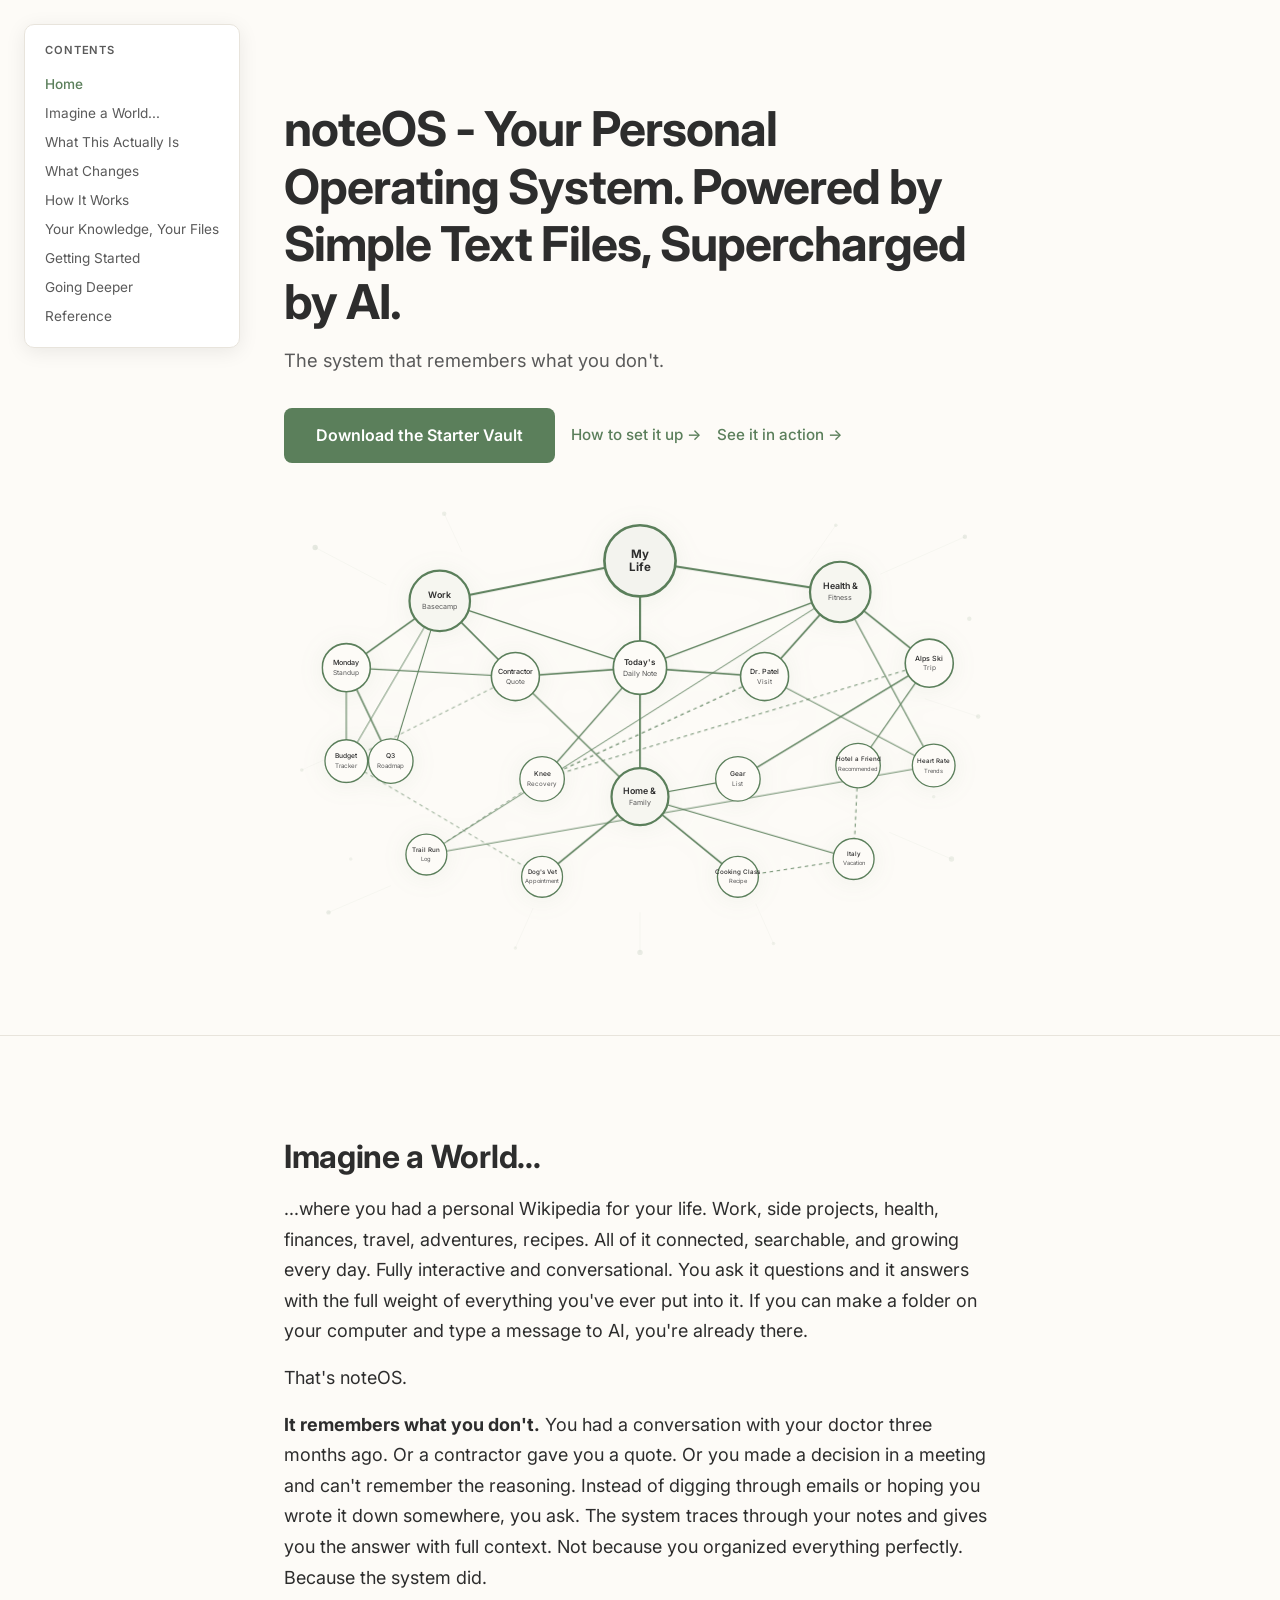
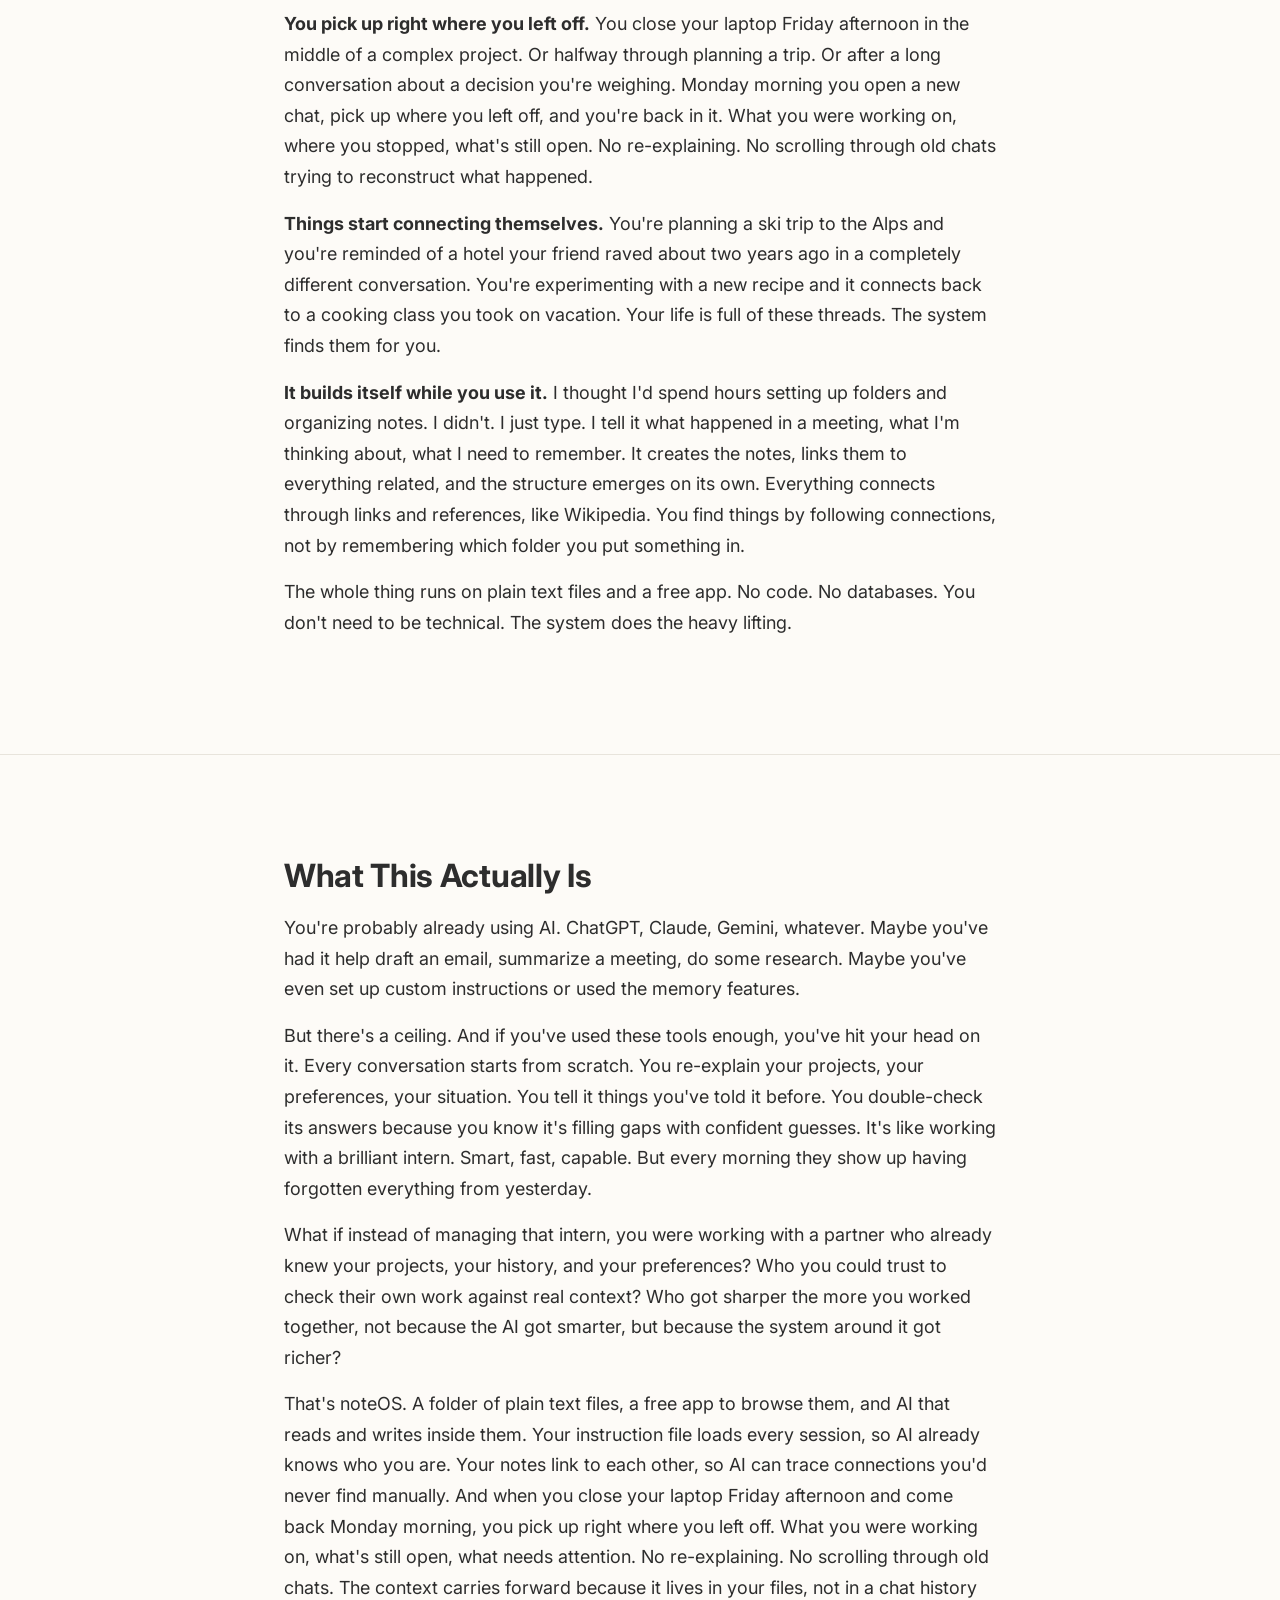
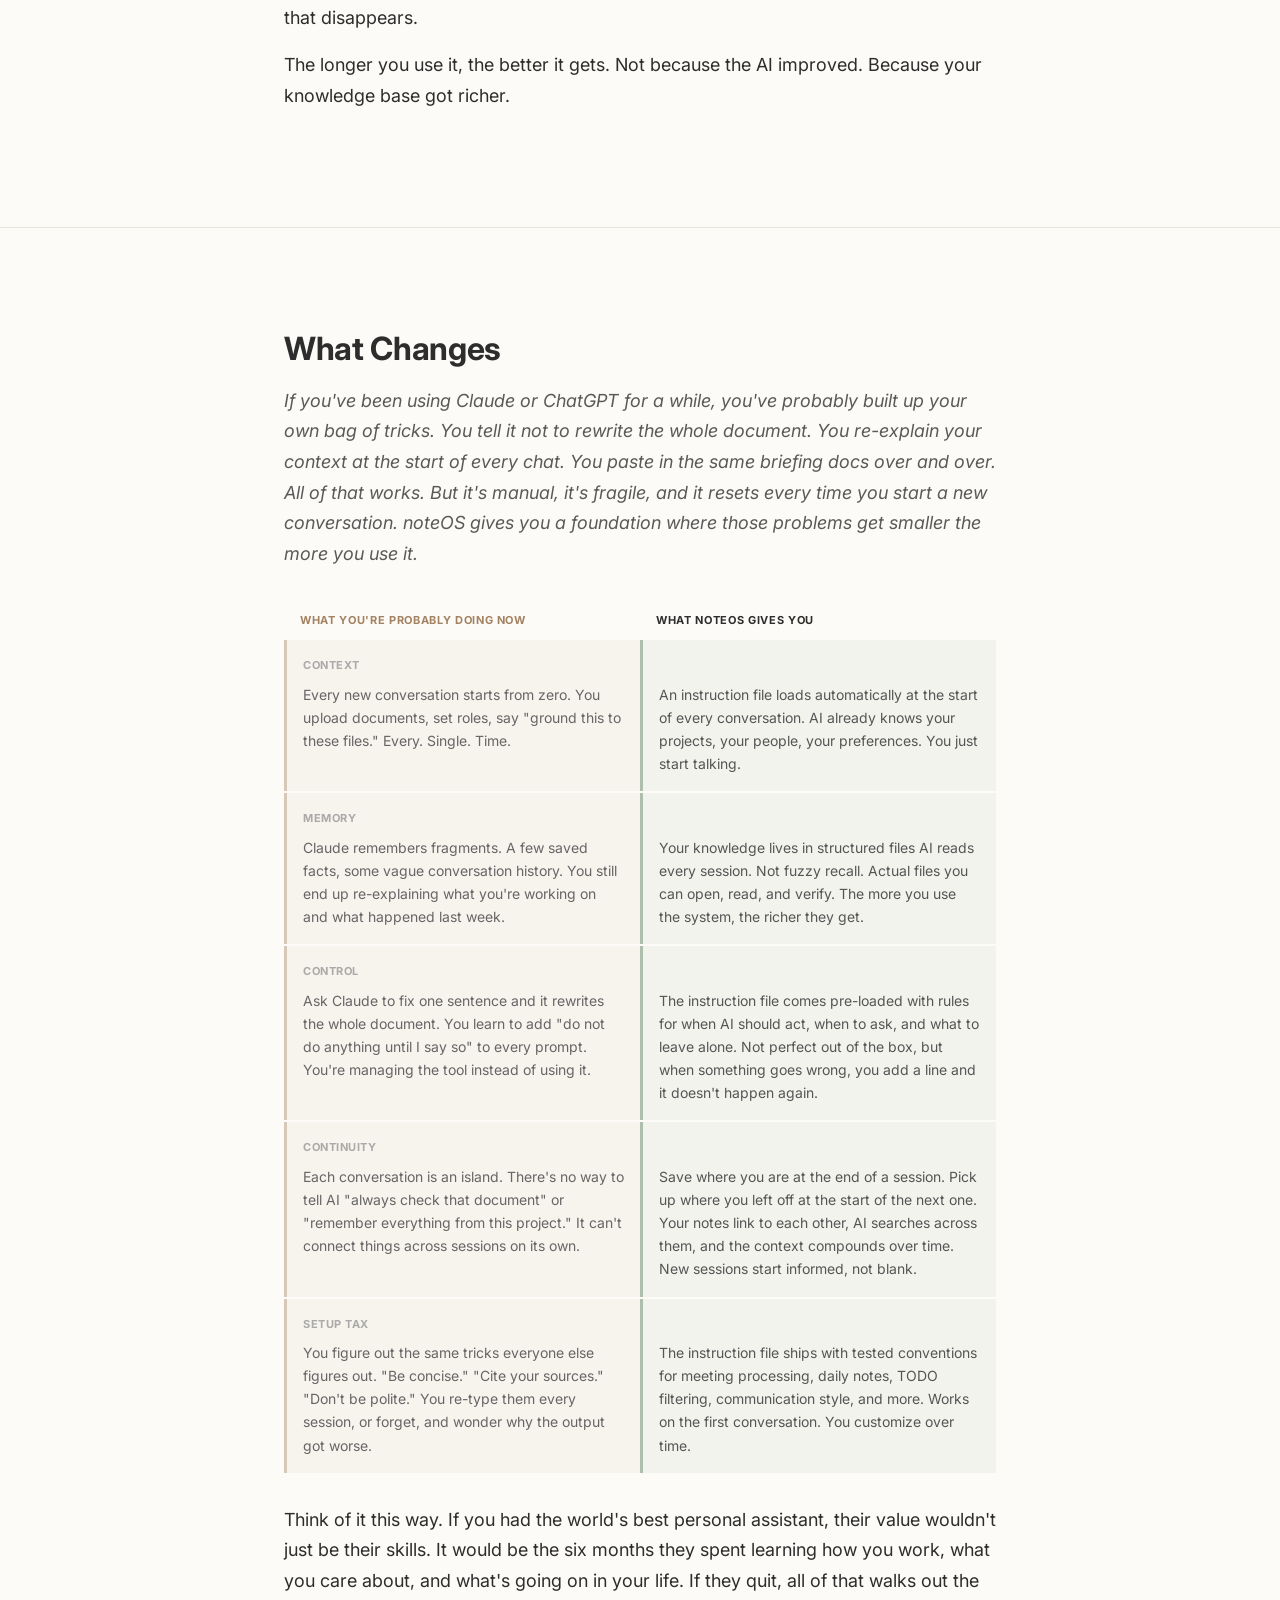
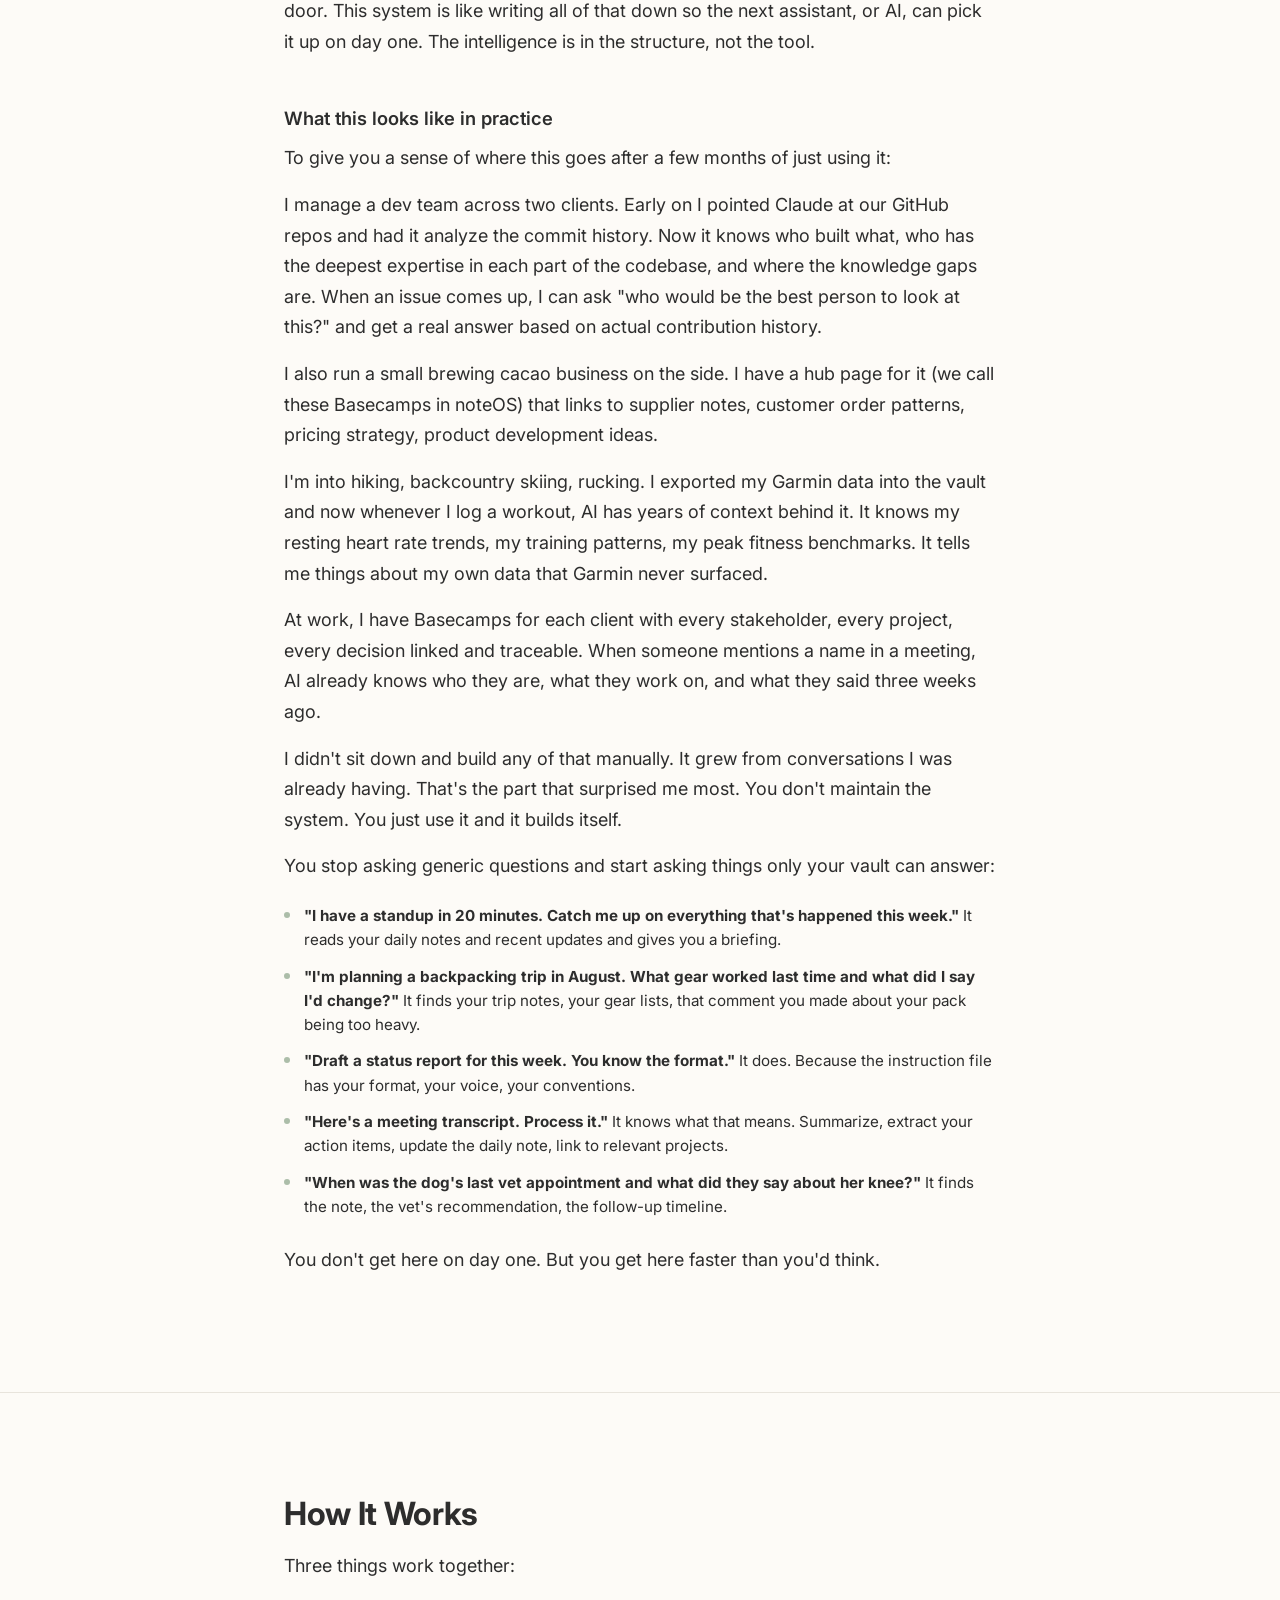
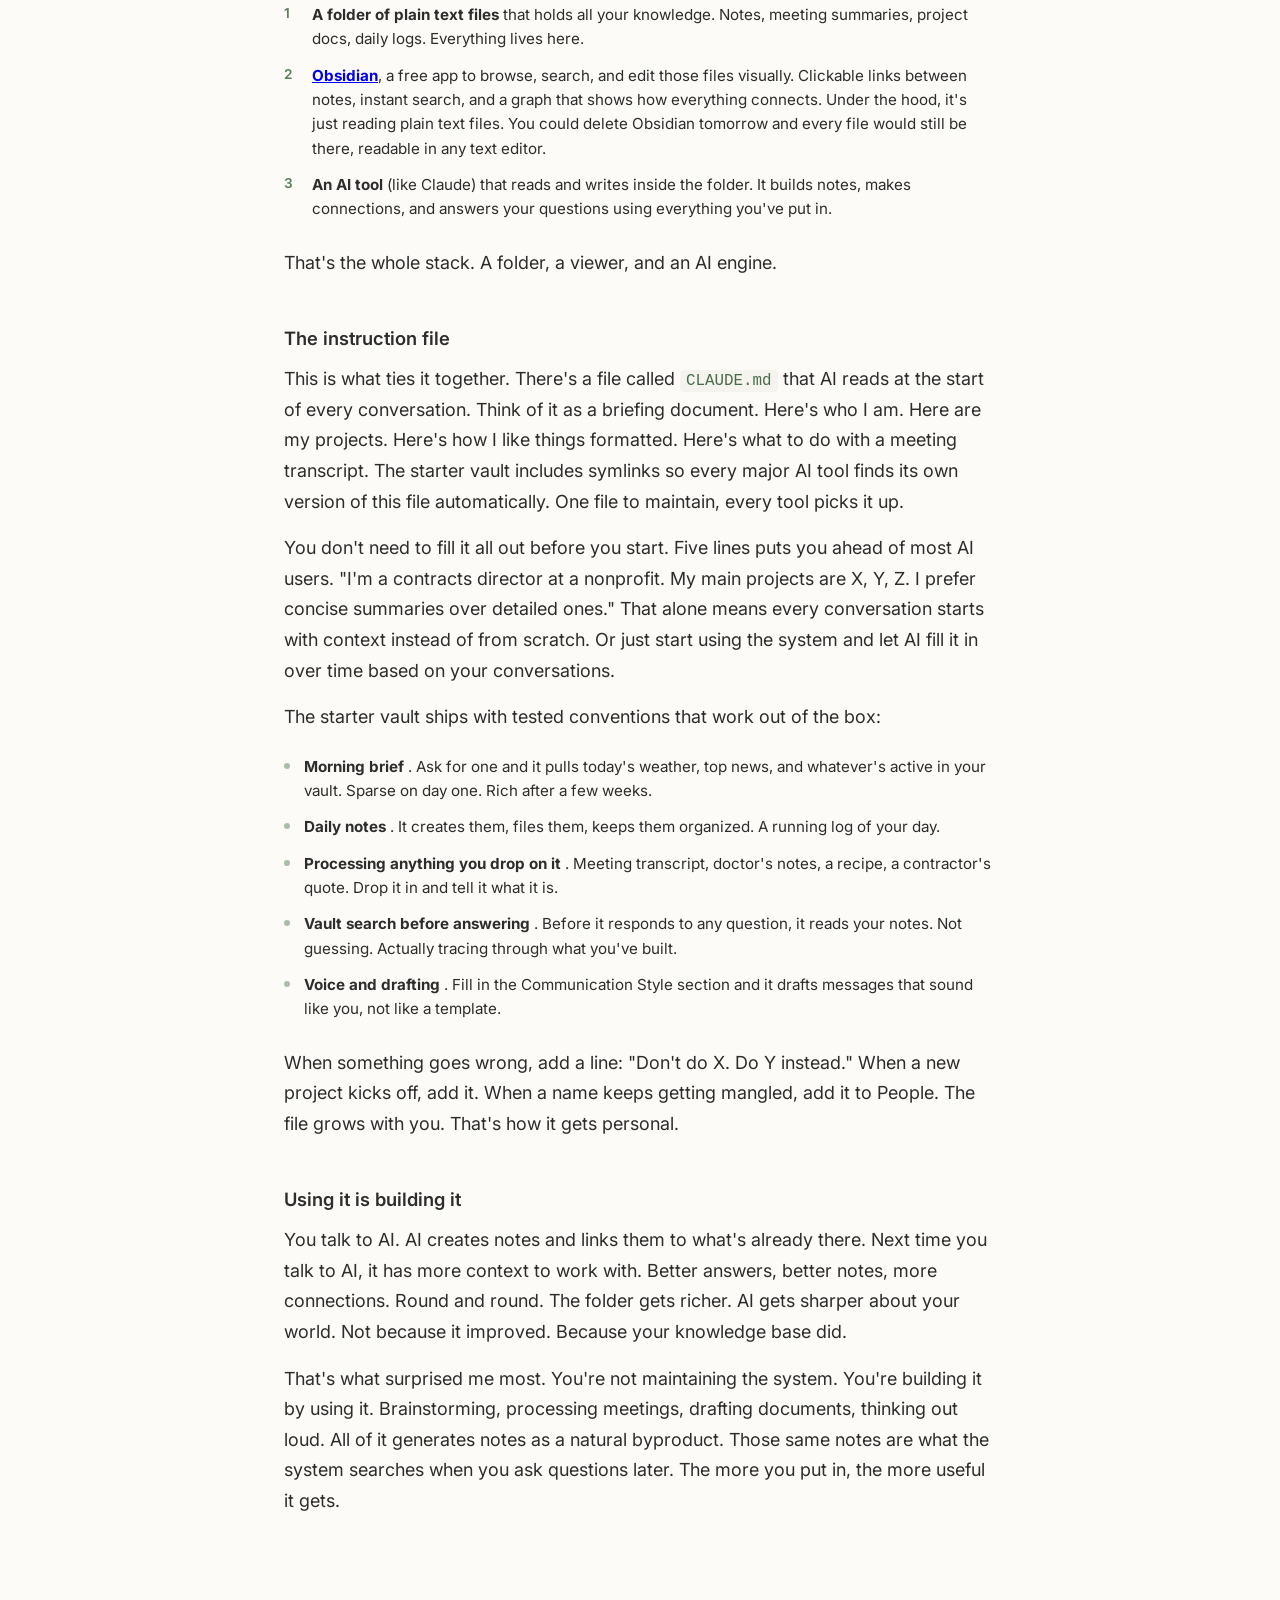
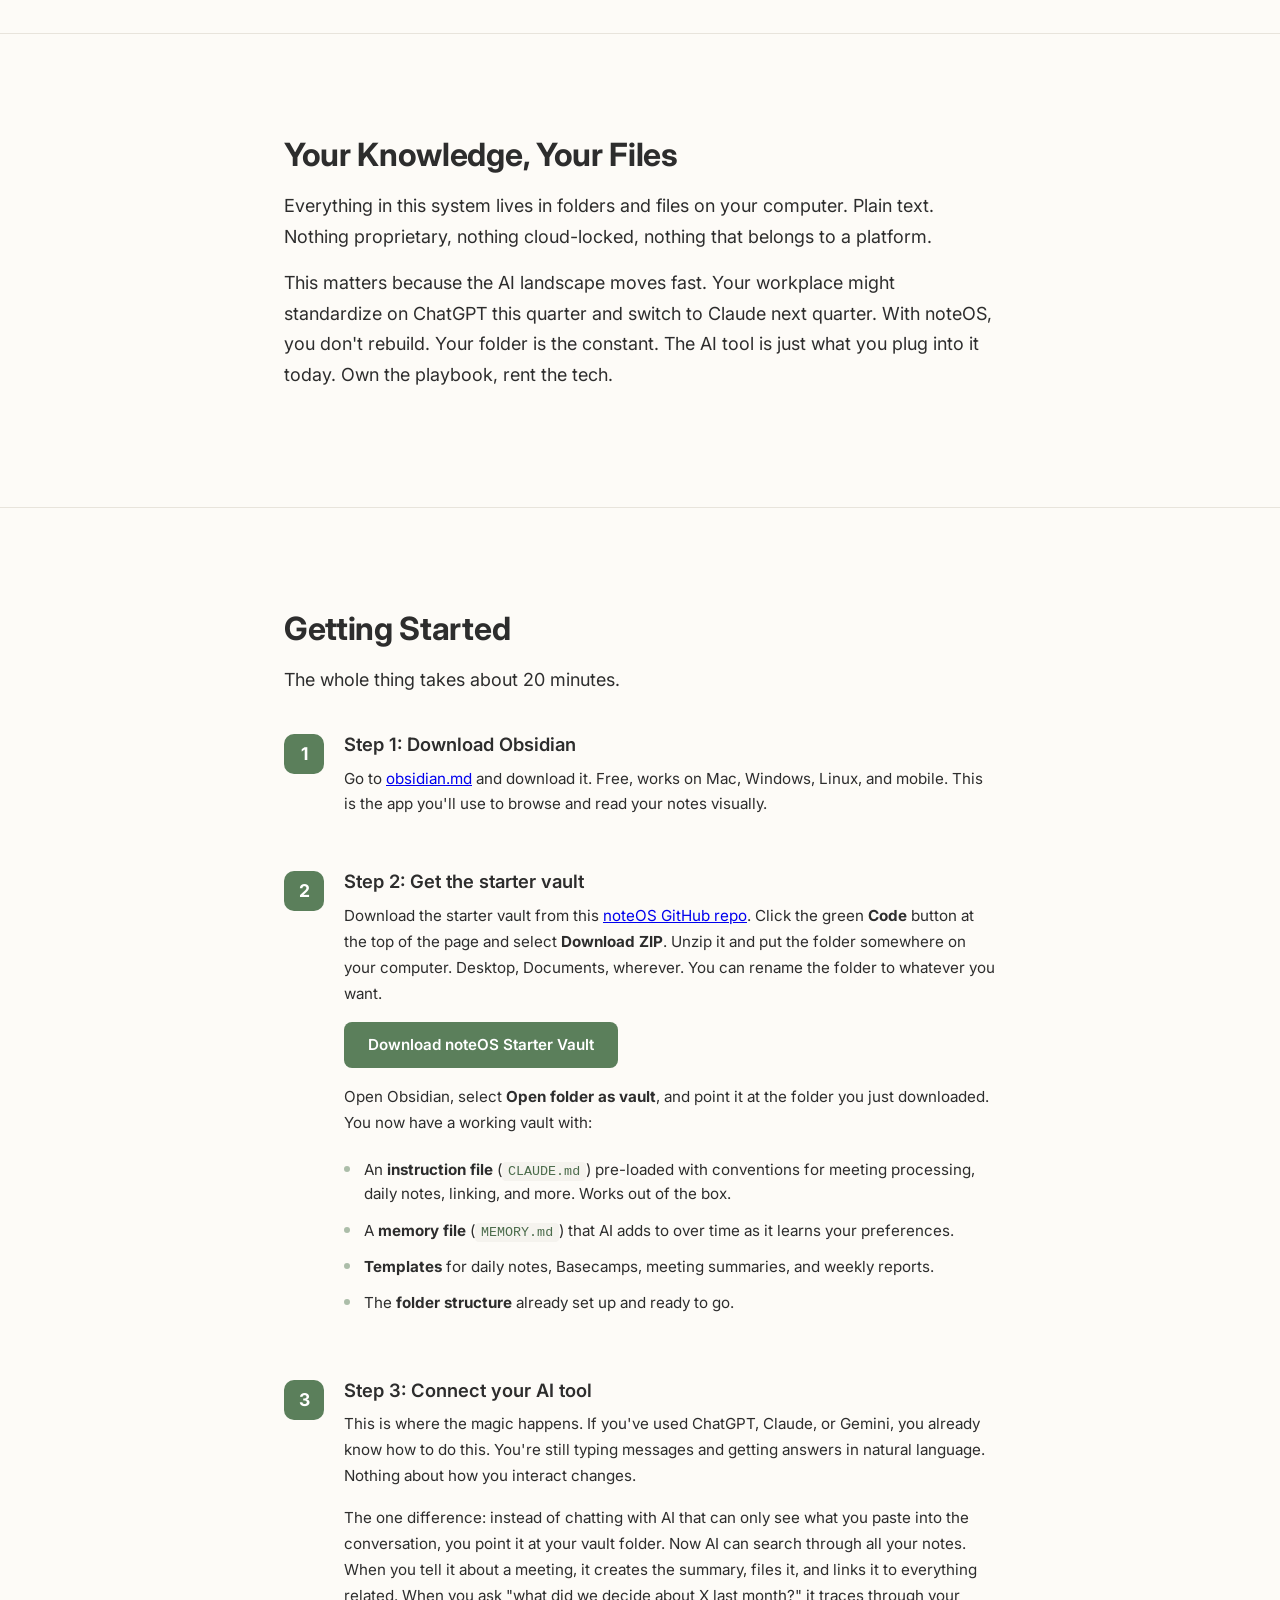
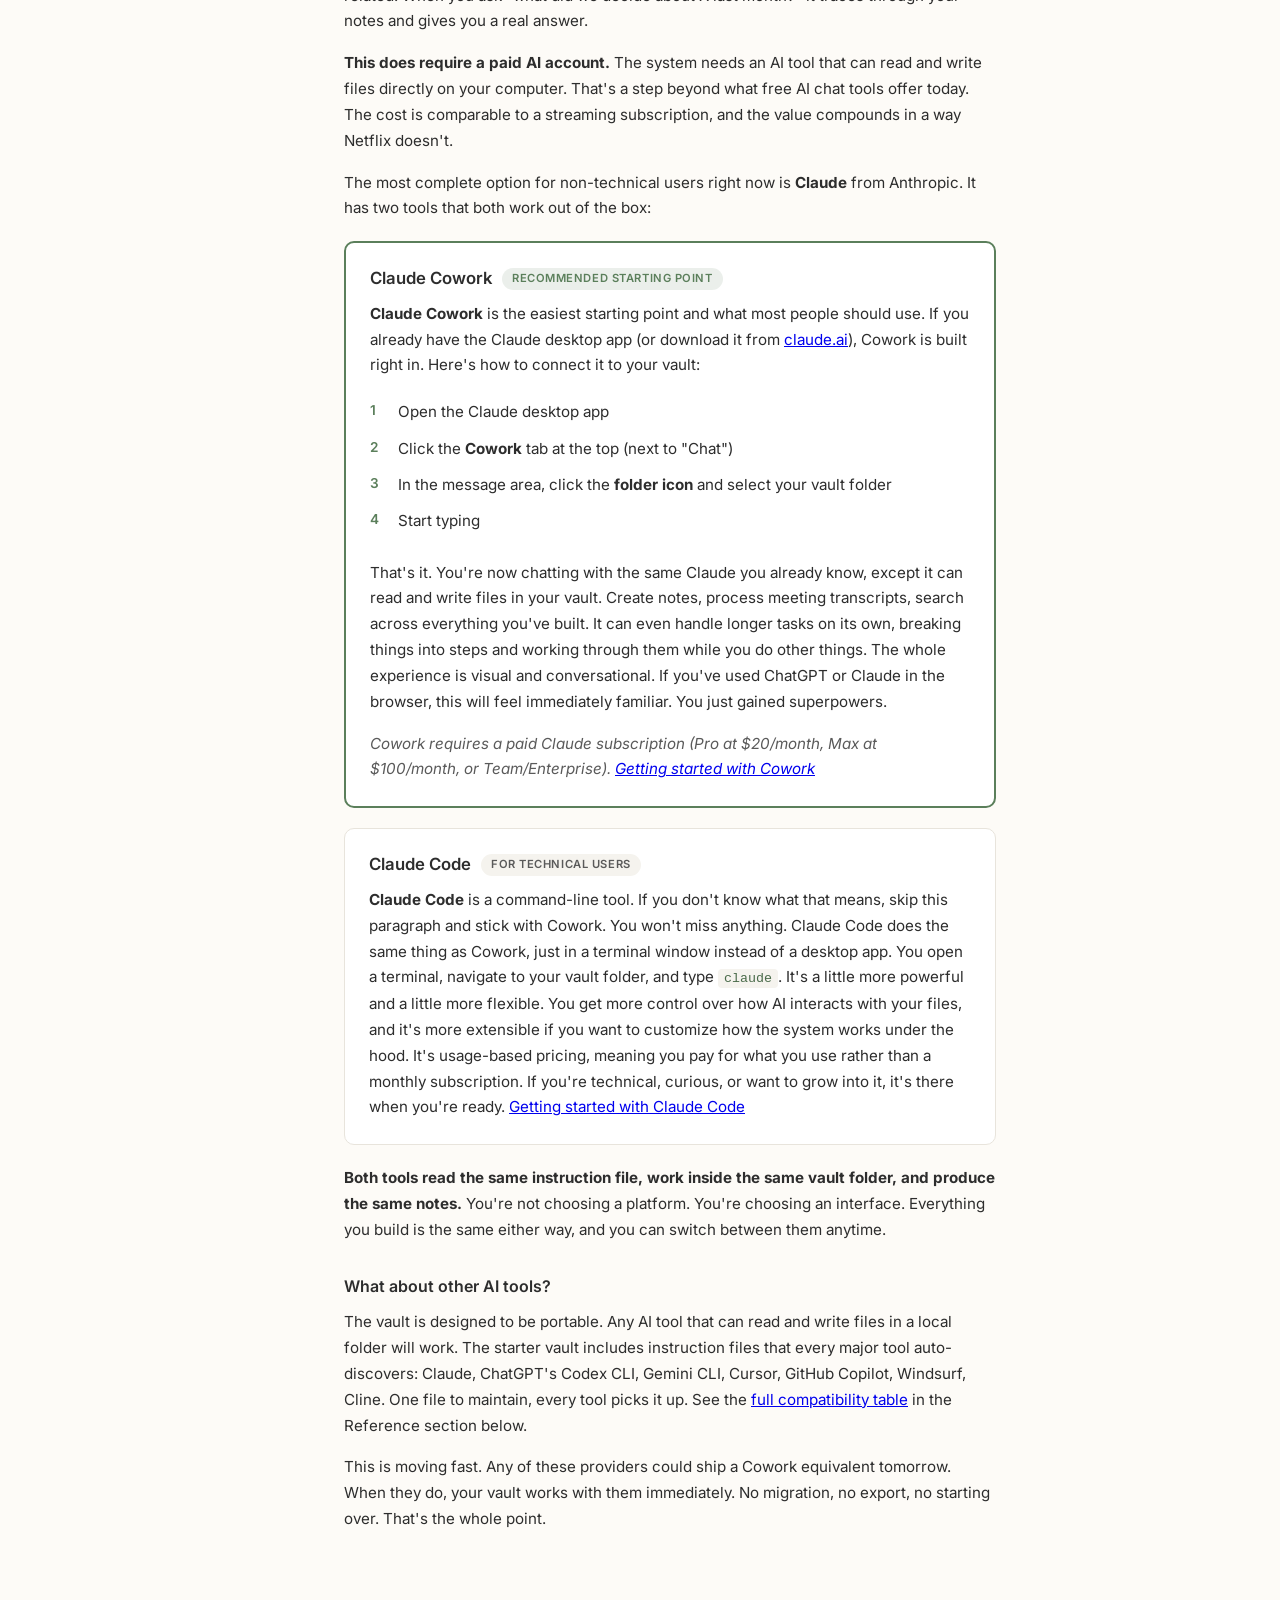
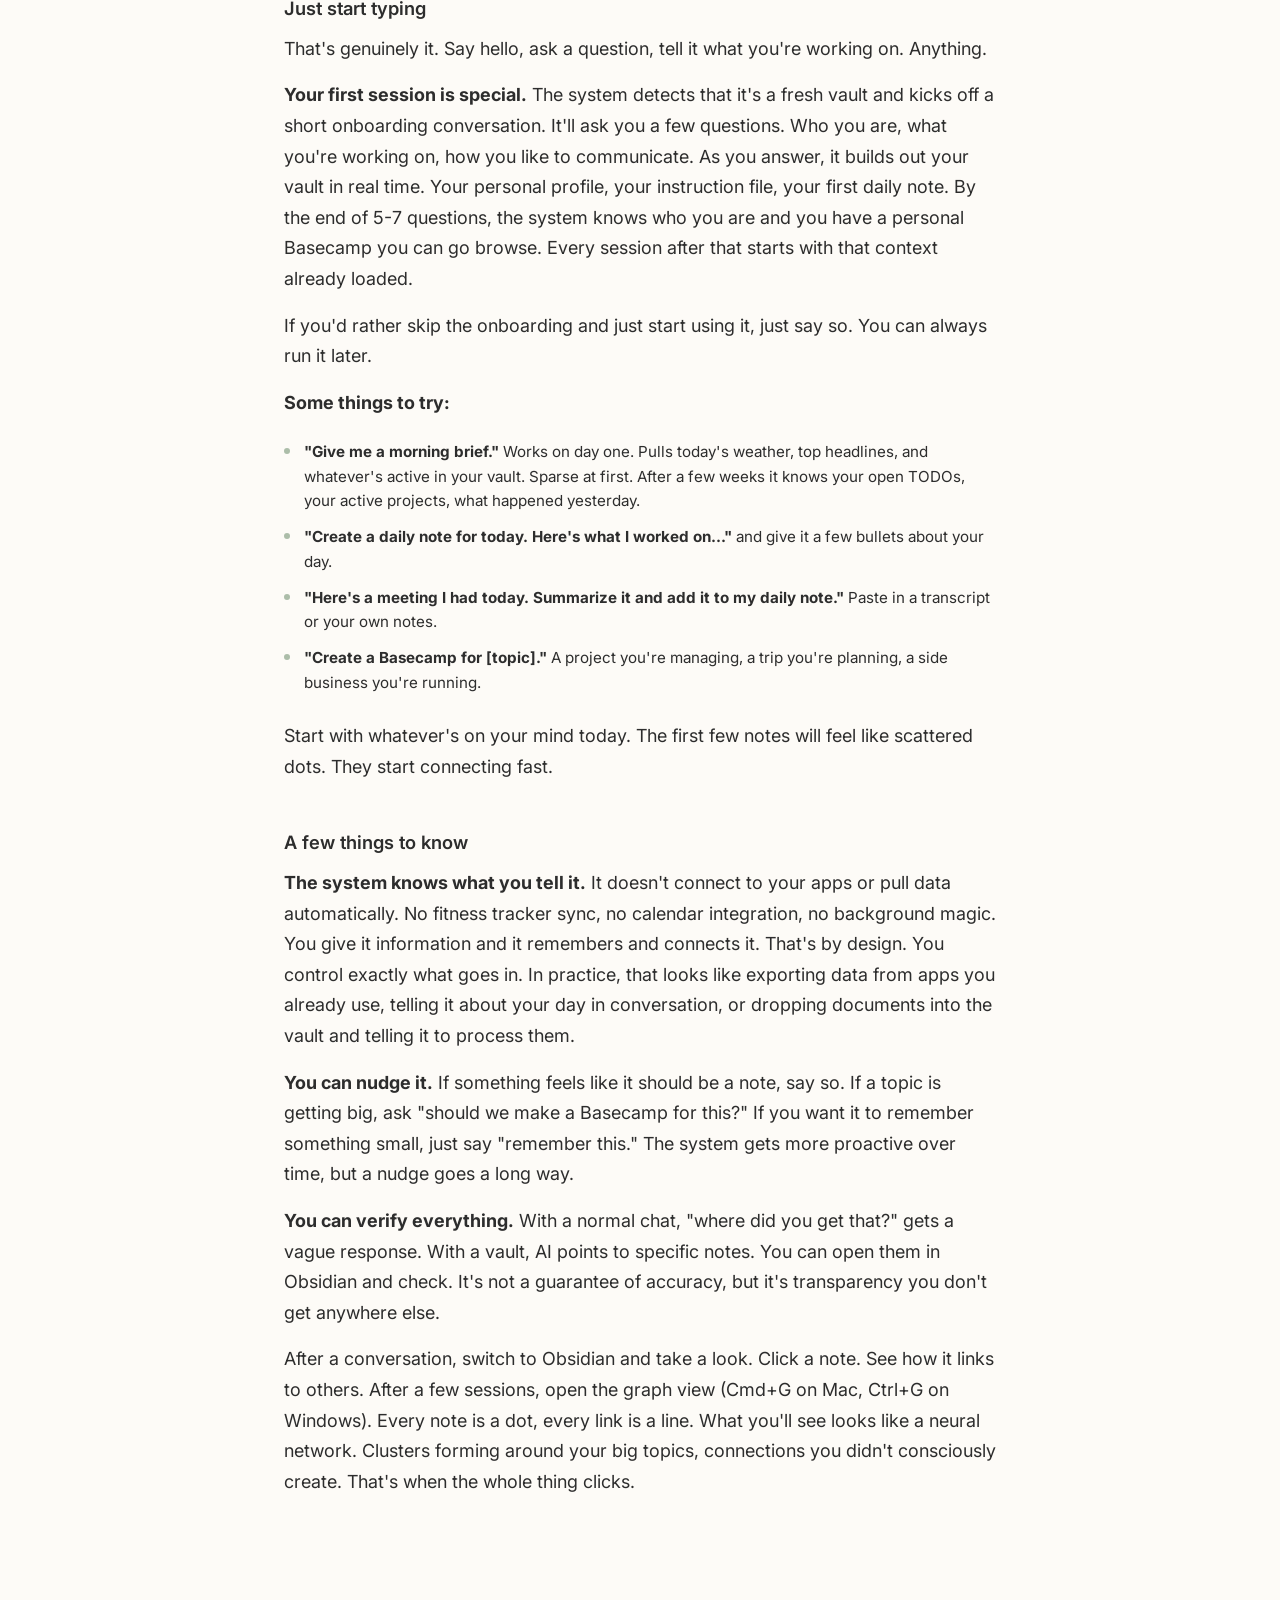
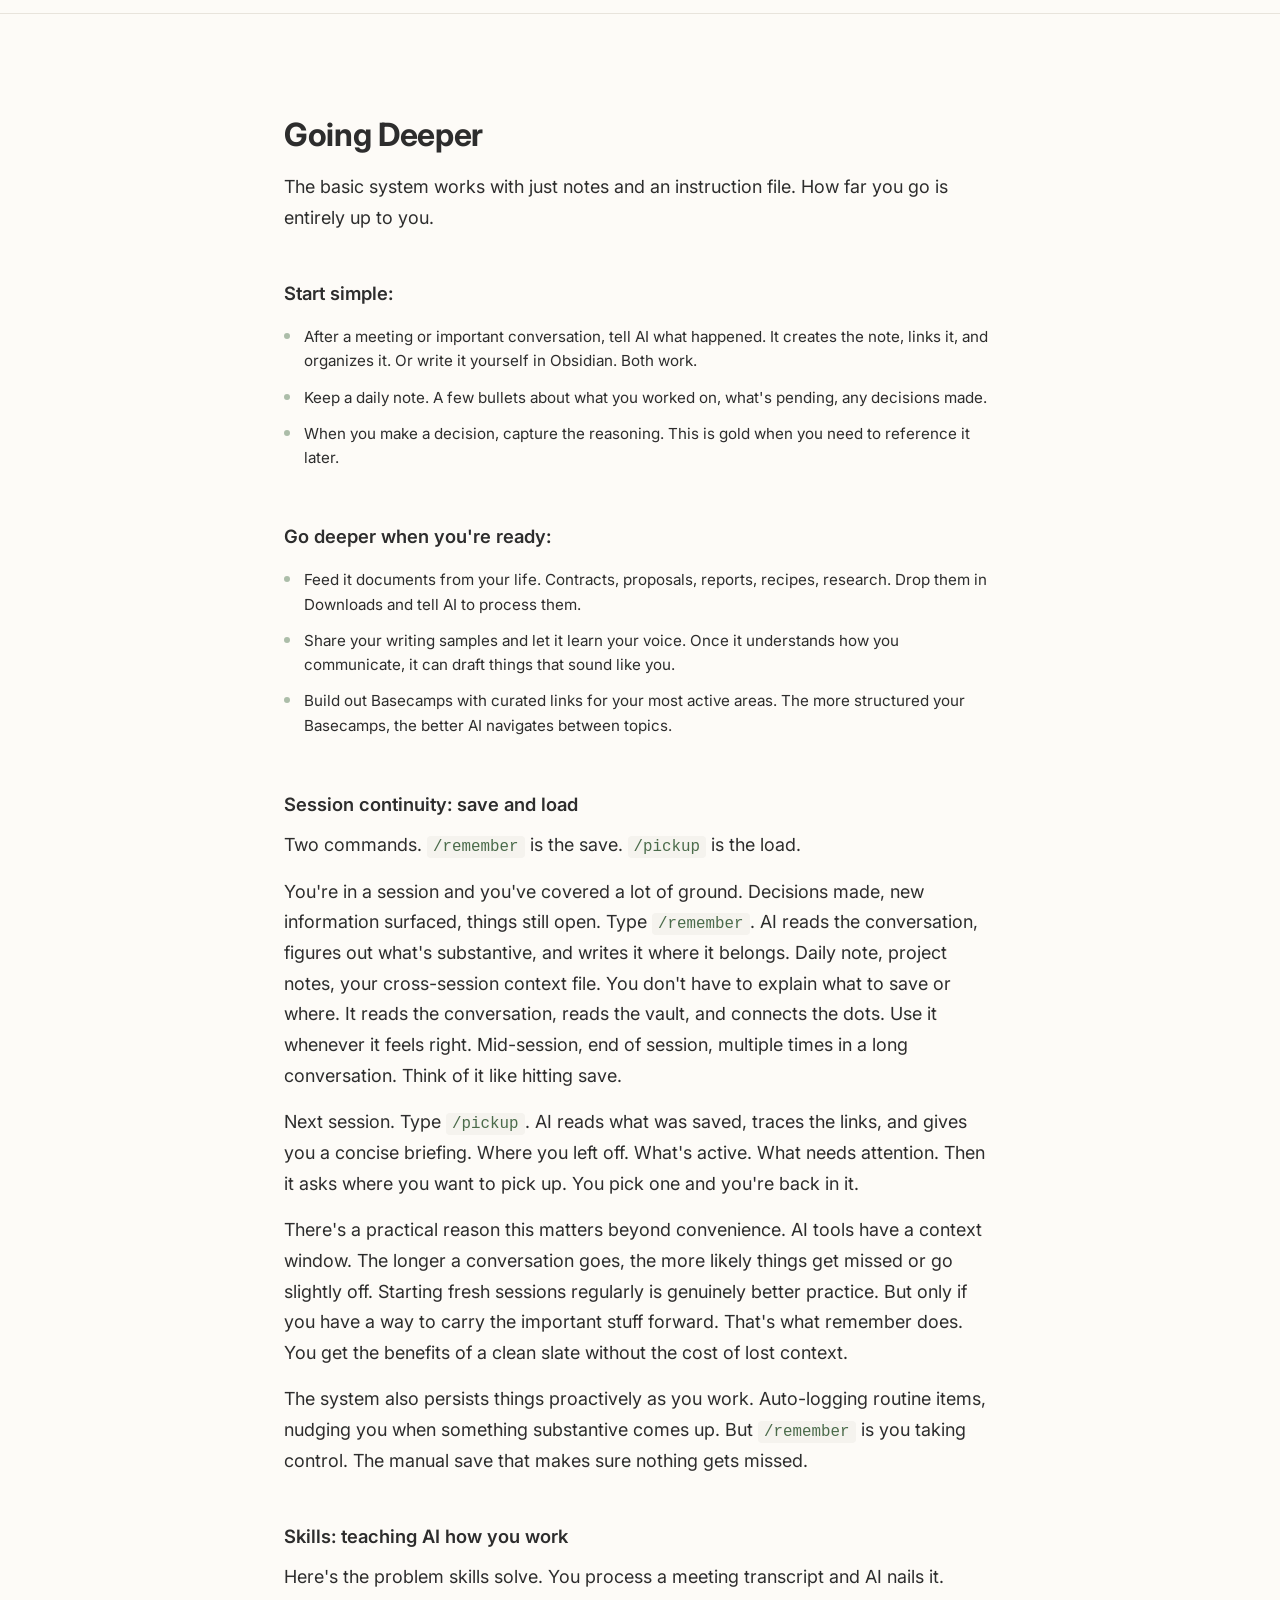
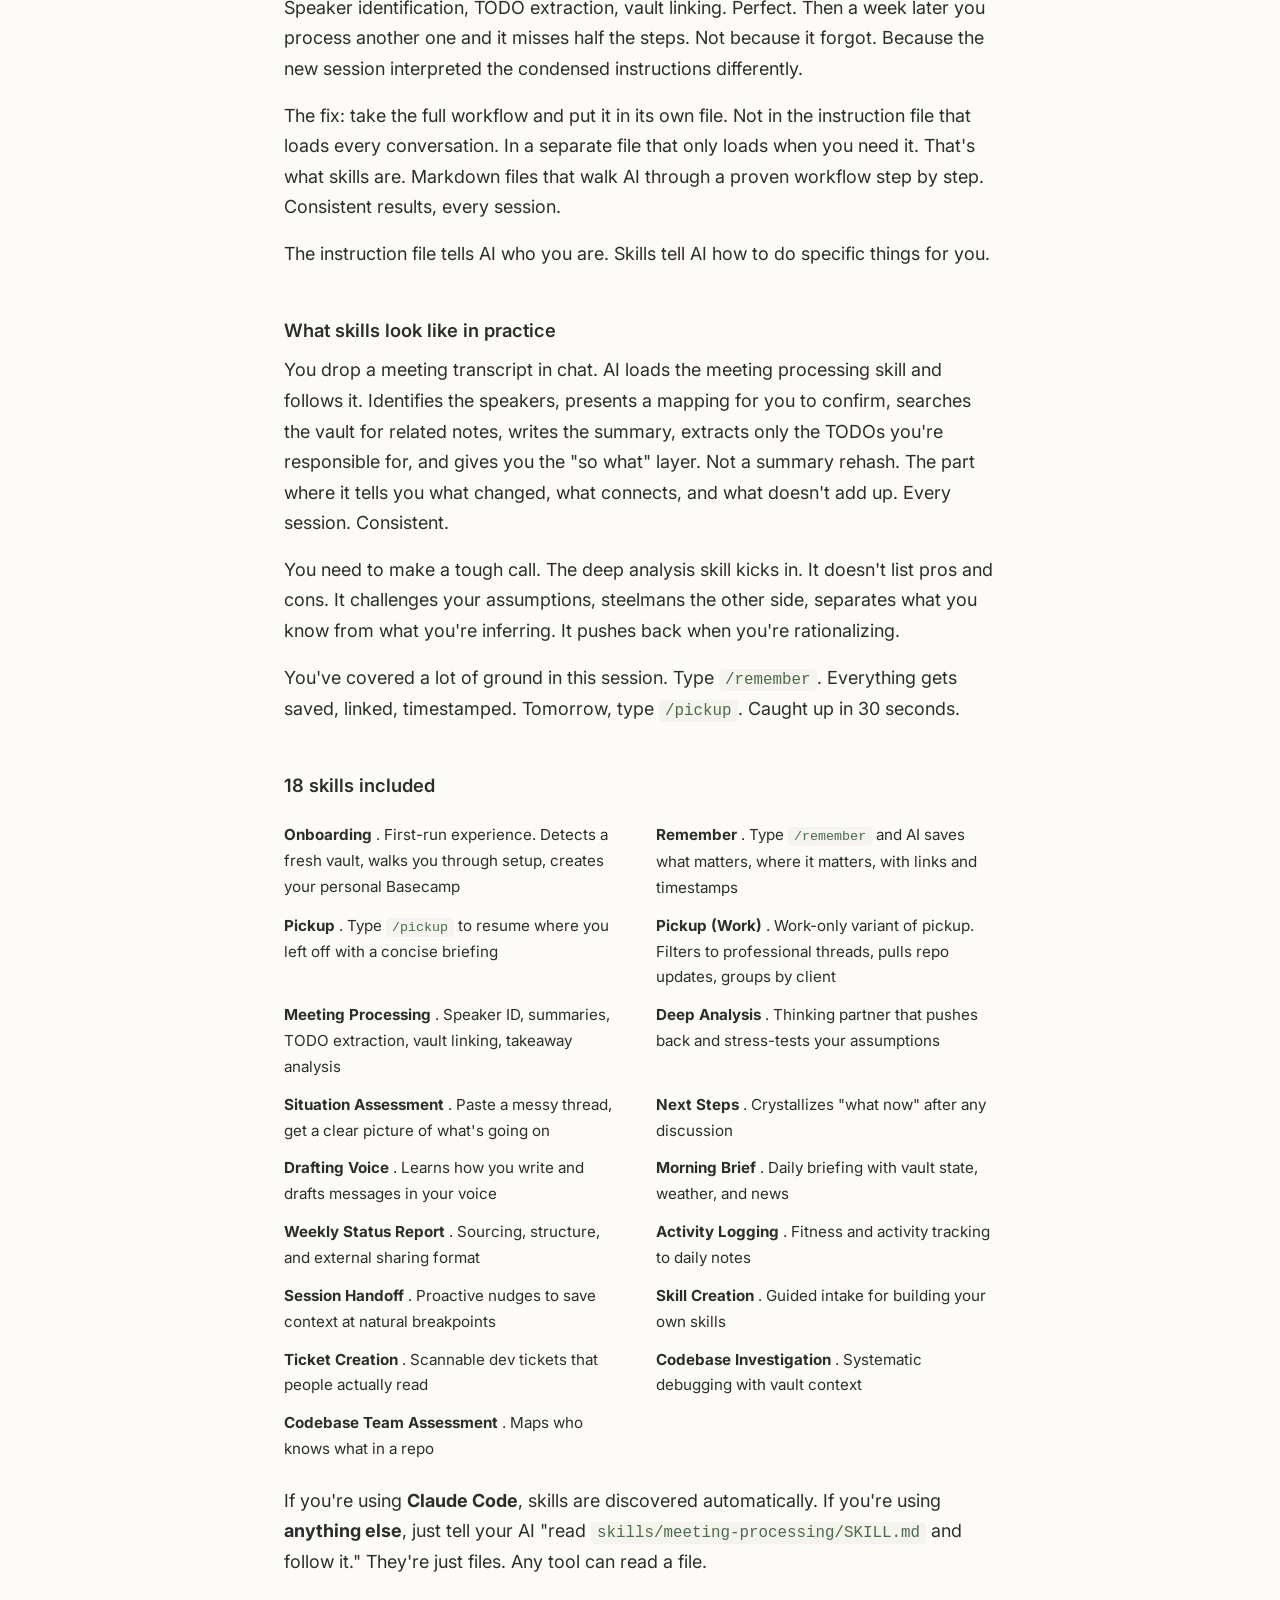
<file: index.html>
<!DOCTYPE html>
<html lang="en">
<head>
    <meta charset="UTF-8">
    <meta name="viewport" content="width=device-width, initial-scale=1.0">
    <title>noteOS - Your Personal Operating System. Powered by Simple Text Files, Supercharged by AI.</title>
    <meta name="description" content="A starter vault of folders, text files, and AI instructions that connects everything you know. Free. No code. No account needed.">
    <link rel="preconnect" href="https://fonts.googleapis.com">
    <link rel="preconnect" href="https://fonts.gstatic.com" crossorigin>
    <link href="https://fonts.googleapis.com/css2?family=Inter:wght@400;500;600;700&display=swap" rel="stylesheet">
    <link rel="stylesheet" href="styles.css">
</head>
<body>

    <!-- Table of Contents -->
    <nav id="toc" class="toc">
        <button class="toc-toggle" aria-label="Toggle table of contents">
            <svg width="20" height="20" viewBox="0 0 20 20" fill="none" xmlns="http://www.w3.org/2000/svg">
                <line x1="3" y1="5" x2="17" y2="5" stroke="currentColor" stroke-width="2" stroke-linecap="round"/>
                <line x1="3" y1="10" x2="17" y2="10" stroke="currentColor" stroke-width="2" stroke-linecap="round"/>
                <line x1="3" y1="15" x2="17" y2="15" stroke="currentColor" stroke-width="2" stroke-linecap="round"/>
            </svg>
        </button>
        <div class="toc-body">
            <div class="toc-title">Contents</div>
            <a href="#hero" class="toc-link active">Home</a>
            <a href="#imagine" class="toc-link">Imagine a World...</a>
            <a href="#what" class="toc-link">What This Actually Is</a>
            <a href="#what-changes" class="toc-link">What Changes</a>
            <a href="#how" class="toc-link">How It Works</a>
            <a href="#ownership" class="toc-link">Your Knowledge, Your Files</a>
            <a href="#getting-started" class="toc-link">Getting Started</a>
            <a href="#going-deeper" class="toc-link">Going Deeper</a>
            <a href="#reference" class="toc-link">Reference</a>
        </div>
    </nav>

    <!-- Hero -->
    <section id="hero">
        <div class="container hero-content">
            <h1>noteOS - Your Personal Operating System. Powered by Simple Text Files, Supercharged by AI.</h1>
            <p class="subhead">The system that remembers what you don't.</p>
            <div class="cta-group">
                <a href="https://github.com/BOOMCHOPALAKA/noteOS/archive/refs/heads/main.zip" class="btn-primary">Download the Starter Vault</a>
                <a href="#getting-started" class="btn-secondary">How to set it up &rarr;</a>
                <a href="docs/walkthrough.html" class="btn-secondary">See it in action &rarr;</a>
            </div>
        </div>
        <!-- Knowledge graph illustration -->
        <div class="hero-graph">
            <svg viewBox="0 0 800 520" fill="none" xmlns="http://www.w3.org/2000/svg" class="graph-svg">
                <defs>
                    <filter id="glow" x="-50%" y="-50%" width="200%" height="200%">
                        <feGaussianBlur stdDeviation="3" result="blur"/>
                        <feMerge><feMergeNode in="blur"/><feMergeNode in="SourceGraphic"/></feMerge>
                    </filter>
                </defs>

                <!-- Background ambient dots -->
                <circle cx="35" cy="50" r="3" fill="#5B7F5B" opacity="0.15" class="ambient-dot"/>
                <circle cx="765" cy="38" r="2.5" fill="#5B7F5B" opacity="0.12" class="ambient-dot"/>
                <circle cx="750" cy="400" r="3" fill="#5B7F5B" opacity="0.1" class="ambient-dot"/>
                <circle cx="50" cy="460" r="2.5" fill="#5B7F5B" opacity="0.12" class="ambient-dot"/>
                <circle cx="20" cy="300" r="2" fill="#5B7F5B" opacity="0.1" class="ambient-dot"/>
                <circle cx="780" cy="240" r="2.5" fill="#5B7F5B" opacity="0.1" class="ambient-dot"/>
                <circle cx="400" cy="505" r="3" fill="#5B7F5B" opacity="0.12" class="ambient-dot"/>
                <circle cx="620" cy="25" r="2" fill="#5B7F5B" opacity="0.1" class="ambient-dot"/>
                <circle cx="180" cy="12" r="2.5" fill="#5B7F5B" opacity="0.1" class="ambient-dot"/>
                <circle cx="75" cy="400" r="2" fill="#5B7F5B" opacity="0.08" class="ambient-dot"/>
                <circle cx="730" cy="330" r="2" fill="#5B7F5B" opacity="0.08" class="ambient-dot"/>
                <circle cx="550" cy="495" r="2" fill="#5B7F5B" opacity="0.08" class="ambient-dot"/>
                <circle cx="260" cy="500" r="2" fill="#5B7F5B" opacity="0.08" class="ambient-dot"/>
                <circle cx="770" cy="130" r="2.5" fill="#5B7F5B" opacity="0.1" class="ambient-dot"/>

                <!-- Ghost connections from ambient dots -->
                <line x1="35" y1="50" x2="115" y2="92" stroke="#5B7F5B" stroke-width="0.8" opacity="0.06"/>
                <line x1="765" y1="38" x2="670" y2="80" stroke="#5B7F5B" stroke-width="0.8" opacity="0.06"/>
                <line x1="750" y1="400" x2="680" y2="370" stroke="#5B7F5B" stroke-width="0.8" opacity="0.06"/>
                <line x1="50" y1="460" x2="120" y2="430" stroke="#5B7F5B" stroke-width="0.8" opacity="0.06"/>
                <line x1="20" y1="300" x2="75" y2="275" stroke="#5B7F5B" stroke-width="0.8" opacity="0.05"/>
                <line x1="780" y1="240" x2="720" y2="220" stroke="#5B7F5B" stroke-width="0.8" opacity="0.05"/>
                <line x1="400" y1="505" x2="400" y2="460" stroke="#5B7F5B" stroke-width="0.8" opacity="0.06"/>
                <line x1="180" y1="12" x2="200" y2="55" stroke="#5B7F5B" stroke-width="0.8" opacity="0.05"/>
                <line x1="620" y1="25" x2="590" y2="68" stroke="#5B7F5B" stroke-width="0.8" opacity="0.05"/>
                <line x1="550" y1="495" x2="530" y2="450" stroke="#5B7F5B" stroke-width="0.8" opacity="0.05"/>
                <line x1="260" y1="500" x2="280" y2="455" stroke="#5B7F5B" stroke-width="0.8" opacity="0.05"/>

                <!-- ============ CONNECTIONS ============ -->
                <!-- Hub-to-hub (thickest) -->
                <line x1="400" y1="65" x2="175" y2="110" stroke="#5B7F5B" stroke-width="2.2" opacity="0.35" class="graph-line"/>
                <line x1="400" y1="65" x2="625" y2="100" stroke="#5B7F5B" stroke-width="2.2" opacity="0.35" class="graph-line"/>
                <line x1="400" y1="65" x2="400" y2="185" stroke="#5B7F5B" stroke-width="2" opacity="0.3" class="graph-line"/>
                <line x1="400" y1="65" x2="400" y2="330" stroke="#5B7F5B" stroke-width="1.5" opacity="0.18" class="graph-line"/>

                <!-- Work cluster -->
                <line x1="175" y1="110" x2="70" y2="185" stroke="#5B7F5B" stroke-width="1.8" opacity="0.3" class="graph-line"/>
                <line x1="175" y1="110" x2="260" y2="195" stroke="#5B7F5B" stroke-width="1.8" opacity="0.3" class="graph-line"/>
                <line x1="175" y1="110" x2="400" y2="185" stroke="#5B7F5B" stroke-width="1.5" opacity="0.22" class="graph-line"/>
                <line x1="175" y1="110" x2="120" y2="290" stroke="#5B7F5B" stroke-width="1.2" opacity="0.15" class="graph-line"/>
                <line x1="175" y1="110" x2="70" y2="290" stroke="#5B7F5B" stroke-width="1" opacity="0.12" class="graph-line"/>
                <line x1="70" y1="185" x2="120" y2="290" stroke="#5B7F5B" stroke-width="1.5" opacity="0.25" class="graph-line"/>
                <line x1="70" y1="185" x2="260" y2="195" stroke="#5B7F5B" stroke-width="1.2" opacity="0.15" class="graph-line"/>
                <line x1="70" y1="185" x2="70" y2="290" stroke="#5B7F5B" stroke-width="1.2" opacity="0.18" class="graph-line"/>
                <line x1="70" y1="290" x2="120" y2="290" stroke="#5B7F5B" stroke-width="1.2" opacity="0.18" class="graph-line"/>

                <!-- Health & Fitness cluster -->
                <line x1="625" y1="100" x2="725" y2="180" stroke="#5B7F5B" stroke-width="1.8" opacity="0.3" class="graph-line"/>
                <line x1="625" y1="100" x2="540" y2="195" stroke="#5B7F5B" stroke-width="1.8" opacity="0.3" class="graph-line"/>
                <line x1="625" y1="100" x2="400" y2="185" stroke="#5B7F5B" stroke-width="1.5" opacity="0.22" class="graph-line"/>
                <line x1="625" y1="100" x2="730" y2="295" stroke="#5B7F5B" stroke-width="1.2" opacity="0.15" class="graph-line"/>
                <line x1="625" y1="100" x2="160" y2="395" stroke="#5B7F5B" stroke-width="1" opacity="0.12" class="graph-line"/>
                <line x1="160" y1="395" x2="730" y2="295" stroke="#5B7F5B" stroke-width="1" opacity="0.1" class="graph-line"/>
                <line x1="725" y1="180" x2="510" y2="310" stroke="#5B7F5B" stroke-width="1.5" opacity="0.25" class="graph-line"/>
                <line x1="725" y1="180" x2="645" y2="295" stroke="#5B7F5B" stroke-width="1.2" opacity="0.18" class="graph-line"/>
                <line x1="730" y1="295" x2="540" y2="195" stroke="#5B7F5B" stroke-width="1.2" opacity="0.15" class="graph-line"/>

                <!-- Center / daily note connections -->
                <line x1="400" y1="185" x2="260" y2="195" stroke="#5B7F5B" stroke-width="1.8" opacity="0.28" class="graph-line"/>
                <line x1="400" y1="185" x2="540" y2="195" stroke="#5B7F5B" stroke-width="1.8" opacity="0.28" class="graph-line"/>
                <line x1="400" y1="185" x2="290" y2="310" stroke="#5B7F5B" stroke-width="1.5" opacity="0.22" class="graph-line"/>
                <line x1="400" y1="185" x2="400" y2="330" stroke="#5B7F5B" stroke-width="1.2" opacity="0.18" class="graph-line"/>

                <!-- Home & Family hub -->
                <line x1="400" y1="330" x2="290" y2="420" stroke="#5B7F5B" stroke-width="1.8" opacity="0.28" class="graph-line"/>
                <line x1="400" y1="330" x2="510" y2="420" stroke="#5B7F5B" stroke-width="1.8" opacity="0.28" class="graph-line"/>
                <line x1="400" y1="330" x2="260" y2="195" stroke="#5B7F5B" stroke-width="1.5" opacity="0.22" class="graph-line"/>
                <line x1="400" y1="330" x2="640" y2="400" stroke="#5B7F5B" stroke-width="1.2" opacity="0.15" class="graph-line"/>
                <line x1="400" y1="330" x2="510" y2="310" stroke="#5B7F5B" stroke-width="1.2" opacity="0.15" class="graph-line"/>

                <!-- Meaningful cross-connections (dashed) -->
                <line x1="540" y1="195" x2="290" y2="310" stroke="#5B7F5B" stroke-width="1.2" opacity="0.12" class="graph-line cross-link" stroke-dasharray="4 4"/>
                <line x1="725" y1="180" x2="290" y2="310" stroke="#5B7F5B" stroke-width="1" opacity="0.1" class="graph-line cross-link" stroke-dasharray="4 4"/>
                <line x1="510" y1="420" x2="640" y2="400" stroke="#5B7F5B" stroke-width="1" opacity="0.1" class="graph-line cross-link" stroke-dasharray="4 4"/>
                <line x1="640" y1="400" x2="645" y2="295" stroke="#5B7F5B" stroke-width="1" opacity="0.1" class="graph-line cross-link" stroke-dasharray="4 4"/>
                <line x1="260" y1="195" x2="70" y2="290" stroke="#5B7F5B" stroke-width="0.8" opacity="0.08" class="graph-line cross-link" stroke-dasharray="4 4"/>
                <line x1="290" y1="420" x2="70" y2="290" stroke="#5B7F5B" stroke-width="0.8" opacity="0.08" class="graph-line cross-link" stroke-dasharray="4 4"/>
                <line x1="290" y1="310" x2="160" y2="395" stroke="#5B7F5B" stroke-width="0.8" opacity="0.08" class="graph-line cross-link" stroke-dasharray="4 4"/>

                <!-- ============ NODES ============ -->

                <!-- MY LIFE (center top, main hub) -->
                <g class="graph-node hub-node" data-node="hub">
                    <circle cx="400" cy="65" r="40" fill="#FDFBF7" stroke="#5B7F5B" stroke-width="3" class="node-ring"/>
                    <circle cx="400" cy="65" r="40" fill="rgba(91, 127, 91, 0.06)"/>
                    <text x="400" y="62" text-anchor="middle" fill="#2D2D2D" font-size="13" font-weight="700" font-family="Inter, sans-serif">My</text>
                    <text x="400" y="76" text-anchor="middle" fill="#2D2D2D" font-size="13" font-weight="700" font-family="Inter, sans-serif">Life</text>
                </g>

                <!-- WORK BASECAMP (left hub) -->
                <g class="graph-node hub-node" data-node="work">
                    <circle cx="175" cy="110" r="34" fill="#FDFBF7" stroke="#5B7F5B" stroke-width="2.5" class="node-ring"/>
                    <circle cx="175" cy="110" r="34" fill="rgba(91, 127, 91, 0.04)"/>
                    <text x="175" y="107" text-anchor="middle" fill="#2D2D2D" font-size="10" font-weight="600" font-family="Inter, sans-serif">Work</text>
                    <text x="175" y="119" text-anchor="middle" fill="#5A5A5A" font-size="8" font-family="Inter, sans-serif">Basecamp</text>
                </g>

                <!-- HEALTH & FITNESS (right hub) -->
                <g class="graph-node hub-node" data-node="health">
                    <circle cx="625" cy="100" r="34" fill="#FDFBF7" stroke="#5B7F5B" stroke-width="2.5" class="node-ring"/>
                    <circle cx="625" cy="100" r="34" fill="rgba(91, 127, 91, 0.04)"/>
                    <text x="625" y="97" text-anchor="middle" fill="#2D2D2D" font-size="10" font-weight="600" font-family="Inter, sans-serif">Health &</text>
                    <text x="625" y="109" text-anchor="middle" fill="#5A5A5A" font-size="8" font-family="Inter, sans-serif">Fitness</text>
                </g>

                <!-- HOME & FAMILY (center bottom hub) -->
                <g class="graph-node hub-node" data-node="home">
                    <circle cx="400" cy="330" r="32" fill="#FDFBF7" stroke="#5B7F5B" stroke-width="2.5" class="node-ring"/>
                    <circle cx="400" cy="330" r="32" fill="rgba(91, 127, 91, 0.04)"/>
                    <text x="400" y="327" text-anchor="middle" fill="#2D2D2D" font-size="10" font-weight="600" font-family="Inter, sans-serif">Home &</text>
                    <text x="400" y="339" text-anchor="middle" fill="#5A5A5A" font-size="8" font-family="Inter, sans-serif">Family</text>
                </g>

                <!-- TODAY (daily note, center) -->
                <g class="graph-node" data-node="today">
                    <circle cx="400" cy="185" r="30" fill="#FDFBF7" stroke="#5B7F5B" stroke-width="2" class="node-ring"/>
                    <text x="400" y="182" text-anchor="middle" fill="#2D2D2D" font-size="9" font-weight="600" font-family="Inter, sans-serif">Today's</text>
                    <text x="400" y="194" text-anchor="middle" fill="#5A5A5A" font-size="8" font-family="Inter, sans-serif">Daily Note</text>
                </g>

                <!-- Monday Standup -->
                <g class="graph-node" data-node="standup">
                    <circle cx="70" cy="185" r="27" fill="#FDFBF7" stroke="#5B7F5B" stroke-width="1.8" class="node-ring"/>
                    <text x="70" y="182" text-anchor="middle" fill="#2D2D2D" font-size="8" font-weight="500" font-family="Inter, sans-serif">Monday</text>
                    <text x="70" y="193" text-anchor="middle" fill="#5A5A5A" font-size="7.5" font-family="Inter, sans-serif">Standup</text>
                </g>

                <!-- Contractor Quote -->
                <g class="graph-node" data-node="contractor">
                    <circle cx="260" cy="195" r="27" fill="#FDFBF7" stroke="#5B7F5B" stroke-width="1.8" class="node-ring"/>
                    <text x="260" y="192" text-anchor="middle" fill="#2D2D2D" font-size="8" font-weight="500" font-family="Inter, sans-serif">Contractor</text>
                    <text x="260" y="203" text-anchor="middle" fill="#5A5A5A" font-size="7.5" font-family="Inter, sans-serif">Quote</text>
                </g>

                <!-- Dr. Patel Visit -->
                <g class="graph-node" data-node="doctor">
                    <circle cx="540" cy="195" r="27" fill="#FDFBF7" stroke="#5B7F5B" stroke-width="1.8" class="node-ring"/>
                    <text x="540" y="192" text-anchor="middle" fill="#2D2D2D" font-size="8" font-weight="500" font-family="Inter, sans-serif">Dr. Patel</text>
                    <text x="540" y="203" text-anchor="middle" fill="#5A5A5A" font-size="7.5" font-family="Inter, sans-serif">Visit</text>
                </g>

                <!-- Alps Ski Trip -->
                <g class="graph-node" data-node="alps">
                    <circle cx="725" cy="180" r="27" fill="#FDFBF7" stroke="#5B7F5B" stroke-width="1.8" class="node-ring"/>
                    <text x="725" y="177" text-anchor="middle" fill="#2D2D2D" font-size="8" font-weight="500" font-family="Inter, sans-serif">Alps Ski</text>
                    <text x="725" y="188" text-anchor="middle" fill="#5A5A5A" font-size="7.5" font-family="Inter, sans-serif">Trip</text>
                </g>

                <!-- Budget Tracker -->
                <g class="graph-node" data-node="budget">
                    <circle cx="70" cy="290" r="24" fill="#FDFBF7" stroke="#5B7F5B" stroke-width="1.5" class="node-ring"/>
                    <text x="70" y="287" text-anchor="middle" fill="#2D2D2D" font-size="7.5" font-weight="500" font-family="Inter, sans-serif">Budget</text>
                    <text x="70" y="298" text-anchor="middle" fill="#5A5A5A" font-size="7" font-family="Inter, sans-serif">Tracker</text>
                </g>

                <!-- Q3 Roadmap -->
                <g class="graph-node" data-node="roadmap">
                    <circle cx="120" cy="290" r="25" fill="#FDFBF7" stroke="#5B7F5B" stroke-width="1.5" class="node-ring"/>
                    <text x="120" y="287" text-anchor="middle" fill="#2D2D2D" font-size="7.5" font-weight="500" font-family="Inter, sans-serif">Q3</text>
                    <text x="120" y="298" text-anchor="middle" fill="#5A5A5A" font-size="7" font-family="Inter, sans-serif">Roadmap</text>
                </g>

                <!-- Knee Recovery -->
                <g class="graph-node" data-node="knee">
                    <circle cx="290" cy="310" r="25" fill="#FDFBF7" stroke="#5B7F5B" stroke-width="1.5" class="node-ring"/>
                    <text x="290" y="307" text-anchor="middle" fill="#2D2D2D" font-size="7.5" font-weight="500" font-family="Inter, sans-serif">Knee</text>
                    <text x="290" y="318" text-anchor="middle" fill="#5A5A5A" font-size="7" font-family="Inter, sans-serif">Recovery</text>
                </g>

                <!-- Gear List -->
                <g class="graph-node" data-node="gear">
                    <circle cx="510" cy="310" r="25" fill="#FDFBF7" stroke="#5B7F5B" stroke-width="1.5" class="node-ring"/>
                    <text x="510" y="307" text-anchor="middle" fill="#2D2D2D" font-size="7.5" font-weight="500" font-family="Inter, sans-serif">Gear</text>
                    <text x="510" y="318" text-anchor="middle" fill="#5A5A5A" font-size="7" font-family="Inter, sans-serif">List</text>
                </g>

                <!-- Hotel a Friend Recommended -->
                <g class="graph-node" data-node="hotel">
                    <circle cx="645" cy="295" r="25" fill="#FDFBF7" stroke="#5B7F5B" stroke-width="1.5" class="node-ring"/>
                    <text x="645" y="290" text-anchor="middle" fill="#2D2D2D" font-size="7" font-weight="500" font-family="Inter, sans-serif">Hotel a Friend</text>
                    <text x="645" y="301" text-anchor="middle" fill="#5A5A5A" font-size="6.5" font-family="Inter, sans-serif">Recommended</text>
                </g>

                <!-- Heart Rate Trends -->
                <g class="graph-node" data-node="hr">
                    <circle cx="730" cy="295" r="24" fill="#FDFBF7" stroke="#5B7F5B" stroke-width="1.5" class="node-ring"/>
                    <text x="730" y="292" text-anchor="middle" fill="#2D2D2D" font-size="7" font-weight="500" font-family="Inter, sans-serif">Heart Rate</text>
                    <text x="730" y="303" text-anchor="middle" fill="#5A5A5A" font-size="6.5" font-family="Inter, sans-serif">Trends</text>
                </g>

                <!-- Trail Running Log -->
                <g class="graph-node" data-node="running">
                    <circle cx="160" cy="395" r="23" fill="#FDFBF7" stroke="#5B7F5B" stroke-width="1.5" class="node-ring"/>
                    <text x="160" y="392" text-anchor="middle" fill="#2D2D2D" font-size="7" font-weight="500" font-family="Inter, sans-serif">Trail Run</text>
                    <text x="160" y="402" text-anchor="middle" fill="#5A5A5A" font-size="6.5" font-family="Inter, sans-serif">Log</text>
                </g>

                <!-- Dog's Vet Appointment -->
                <g class="graph-node" data-node="vet">
                    <circle cx="290" cy="420" r="23" fill="#FDFBF7" stroke="#5B7F5B" stroke-width="1.5" class="node-ring"/>
                    <text x="290" y="417" text-anchor="middle" fill="#2D2D2D" font-size="7" font-weight="500" font-family="Inter, sans-serif">Dog's Vet</text>
                    <text x="290" y="427" text-anchor="middle" fill="#5A5A5A" font-size="6.5" font-family="Inter, sans-serif">Appointment</text>
                </g>

                <!-- Cooking Class Recipe -->
                <g class="graph-node" data-node="recipe">
                    <circle cx="510" cy="420" r="23" fill="#FDFBF7" stroke="#5B7F5B" stroke-width="1.5" class="node-ring"/>
                    <text x="510" y="417" text-anchor="middle" fill="#2D2D2D" font-size="7" font-weight="500" font-family="Inter, sans-serif">Cooking Class</text>
                    <text x="510" y="427" text-anchor="middle" fill="#5A5A5A" font-size="6.5" font-family="Inter, sans-serif">Recipe</text>
                </g>

                <!-- Italy Vacation -->
                <g class="graph-node" data-node="italy">
                    <circle cx="640" cy="400" r="23" fill="#FDFBF7" stroke="#5B7F5B" stroke-width="1.5" class="node-ring"/>
                    <text x="640" y="397" text-anchor="middle" fill="#2D2D2D" font-size="7" font-weight="500" font-family="Inter, sans-serif">Italy</text>
                    <text x="640" y="407" text-anchor="middle" fill="#5A5A5A" font-size="6.5" font-family="Inter, sans-serif">Vacation</text>
                </g>
            </svg>
        </div>
    </section>

    <!-- Imagine a World... -->
    <section id="imagine">
        <div class="container">
            <h2>Imagine a World...</h2>
            <p>...where you had a personal Wikipedia for your life. Work, side projects, health, finances, travel, adventures, recipes. All of it connected, searchable, and growing every day. Fully interactive and conversational. You ask it questions and it answers with the full weight of everything you've ever put into it. If you can make a folder on your computer and type a message to AI, you're already there.</p>
            <p>That's noteOS.</p>
            <p><strong>It remembers what you don't.</strong> You had a conversation with your doctor three months ago. Or a contractor gave you a quote. Or you made a decision in a meeting and can't remember the reasoning. Instead of digging through emails or hoping you wrote it down somewhere, you ask. The system traces through your notes and gives you the answer with full context. Not because you organized everything perfectly. Because the system did.</p>
            <p><strong>You pick up right where you left off.</strong> You close your laptop Friday afternoon in the middle of a complex project. Or halfway through planning a trip. Or after a long conversation about a decision you're weighing. Monday morning you open a new chat, pick up where you left off, and you're back in it. What you were working on, where you stopped, what's still open. No re-explaining. No scrolling through old chats trying to reconstruct what happened.</p>
            <p><strong>Things start connecting themselves.</strong> You're planning a ski trip to the Alps and you're reminded of a hotel your friend raved about two years ago in a completely different conversation. You're experimenting with a new recipe and it connects back to a cooking class you took on vacation. Your life is full of these threads. The system finds them for you.</p>
            <p><strong>It builds itself while you use it.</strong> I thought I'd spend hours setting up folders and organizing notes. I didn't. I just type. I tell it what happened in a meeting, what I'm thinking about, what I need to remember. It creates the notes, links them to everything related, and the structure emerges on its own. Everything connects through links and references, like Wikipedia. You find things by following connections, not by remembering which folder you put something in.</p>
            <p>The whole thing runs on plain text files and a free app. No code. No databases. You don't need to be technical. The system does the heavy lifting.</p>
        </div>
    </section>

    <!-- What This Actually Is -->
    <section id="what">
        <div class="container">
            <h2>What This Actually Is</h2>
            <p>You're probably already using AI. ChatGPT, Claude, Gemini, whatever. Maybe you've had it help draft an email, summarize a meeting, do some research. Maybe you've even set up custom instructions or used the memory features.</p>
            <p>But there's a ceiling. And if you've used these tools enough, you've hit your head on it. Every conversation starts from scratch. You re-explain your projects, your preferences, your situation. You tell it things you've told it before. You double-check its answers because you know it's filling gaps with confident guesses. It's like working with a brilliant intern. Smart, fast, capable. But every morning they show up having forgotten everything from yesterday.</p>
            <p>What if instead of managing that intern, you were working with a partner who already knew your projects, your history, and your preferences? Who you could trust to check their own work against real context? Who got sharper the more you worked together, not because the AI got smarter, but because the system around it got richer?</p>
            <p>That's noteOS. A folder of plain text files, a free app to browse them, and AI that reads and writes inside them. Your instruction file loads every session, so AI already knows who you are. Your notes link to each other, so AI can trace connections you'd never find manually. And when you close your laptop Friday afternoon and come back Monday morning, you pick up right where you left off. What you were working on, what's still open, what needs attention. No re-explaining. No scrolling through old chats. The context carries forward because it lives in your files, not in a chat history that disappears.</p>
            <p>The longer you use it, the better it gets. Not because the AI improved. Because your knowledge base got richer.</p>
        </div>
    </section>

    <!-- What Changes -->
    <section id="what-changes">
        <div class="container">
            <h2>What Changes</h2>
            <p class="section-intro">If you've been using Claude or ChatGPT for a while, you've probably built up your own bag of tricks. You tell it not to rewrite the whole document. You re-explain your context at the start of every chat. You paste in the same briefing docs over and over. All of that works. But it's manual, it's fragile, and it resets every time you start a new conversation. noteOS gives you a foundation where those problems get smaller the more you use it.</p>

            <div class="changes-grid">
                <div class="changes-header">
                    <div class="changes-header-left">What you're probably doing now</div>
                    <div class="changes-header-right">What noteOS gives you</div>
                </div>

                <div class="changes-row">
                    <div class="changes-before">
                        <div class="changes-label">Context</div>
                        <div class="changes-text">Every new conversation starts from zero. You upload documents, set roles, say "ground this to these files." Every. Single. Time.</div>
                    </div>
                    <div class="changes-after">
                        <div class="changes-label">&nbsp;</div>
                        <div class="changes-text">An instruction file loads automatically at the start of every conversation. AI already knows your projects, your people, your preferences. You just start talking.</div>
                    </div>
                </div>

                <div class="changes-row">
                    <div class="changes-before">
                        <div class="changes-label">Memory</div>
                        <div class="changes-text">Claude remembers fragments. A few saved facts, some vague conversation history. You still end up re-explaining what you're working on and what happened last week.</div>
                    </div>
                    <div class="changes-after">
                        <div class="changes-label">&nbsp;</div>
                        <div class="changes-text">Your knowledge lives in structured files AI reads every session. Not fuzzy recall. Actual files you can open, read, and verify. The more you use the system, the richer they get.</div>
                    </div>
                </div>

                <div class="changes-row">
                    <div class="changes-before">
                        <div class="changes-label">Control</div>
                        <div class="changes-text">Ask Claude to fix one sentence and it rewrites the whole document. You learn to add "do not do anything until I say so" to every prompt. You're managing the tool instead of using it.</div>
                    </div>
                    <div class="changes-after">
                        <div class="changes-label">&nbsp;</div>
                        <div class="changes-text">The instruction file comes pre-loaded with rules for when AI should act, when to ask, and what to leave alone. Not perfect out of the box, but when something goes wrong, you add a line and it doesn't happen again.</div>
                    </div>
                </div>

                <div class="changes-row">
                    <div class="changes-before">
                        <div class="changes-label">Continuity</div>
                        <div class="changes-text">Each conversation is an island. There's no way to tell AI "always check that document" or "remember everything from this project." It can't connect things across sessions on its own.</div>
                    </div>
                    <div class="changes-after">
                        <div class="changes-label">&nbsp;</div>
                        <div class="changes-text">Save where you are at the end of a session. Pick up where you left off at the start of the next one. Your notes link to each other, AI searches across them, and the context compounds over time. New sessions start informed, not blank.</div>
                    </div>
                </div>

                <div class="changes-row">
                    <div class="changes-before">
                        <div class="changes-label">Setup Tax</div>
                        <div class="changes-text">You figure out the same tricks everyone else figures out. "Be concise." "Cite your sources." "Don't be polite." You re-type them every session, or forget, and wonder why the output got worse.</div>
                    </div>
                    <div class="changes-after">
                        <div class="changes-label">&nbsp;</div>
                        <div class="changes-text">The instruction file ships with tested conventions for meeting processing, daily notes, TODO filtering, communication style, and more. Works on the first conversation. You customize over time.</div>
                    </div>
                </div>
            </div>

            <p style="margin-top: 32px;">Think of it this way. If you had the world's best personal assistant, their value wouldn't just be their skills. It would be the six months they spent learning how you work, what you care about, and what's going on in your life. If they quit, all of that walks out the door. This system is like writing all of that down so the next assistant, or AI, can pick it up on day one. The intelligence is in the structure, not the tool.</p>

            <h3 class="subsection-title">What this looks like in practice</h3>
            <p>To give you a sense of where this goes after a few months of just using it:</p>
            <p>I manage a dev team across two clients. Early on I pointed Claude at our GitHub repos and had it analyze the commit history. Now it knows who built what, who has the deepest expertise in each part of the codebase, and where the knowledge gaps are. When an issue comes up, I can ask "who would be the best person to look at this?" and get a real answer based on actual contribution history.</p>
            <p>I also run a small brewing cacao business on the side. I have a hub page for it (we call these Basecamps in noteOS) that links to supplier notes, customer order patterns, pricing strategy, product development ideas.</p>
            <p>I'm into hiking, backcountry skiing, rucking. I exported my Garmin data into the vault and now whenever I log a workout, AI has years of context behind it. It knows my resting heart rate trends, my training patterns, my peak fitness benchmarks. It tells me things about my own data that Garmin never surfaced.</p>
            <p>At work, I have Basecamps for each client with every stakeholder, every project, every decision linked and traceable. When someone mentions a name in a meeting, AI already knows who they are, what they work on, and what they said three weeks ago.</p>
            <p>I didn't sit down and build any of that manually. It grew from conversations I was already having. That's the part that surprised me most. You don't maintain the system. You just use it and it builds itself.</p>

            <p>You stop asking generic questions and start asking things only your vault can answer:</p>
            <ul class="clean-list">
                <li><strong>"I have a standup in 20 minutes. Catch me up on everything that's happened this week."</strong> It reads your daily notes and recent updates and gives you a briefing.</li>
                <li><strong>"I'm planning a backpacking trip in August. What gear worked last time and what did I say I'd change?"</strong> It finds your trip notes, your gear lists, that comment you made about your pack being too heavy.</li>
                <li><strong>"Draft a status report for this week. You know the format."</strong> It does. Because the instruction file has your format, your voice, your conventions.</li>
                <li><strong>"Here's a meeting transcript. Process it."</strong> It knows what that means. Summarize, extract your action items, update the daily note, link to relevant projects.</li>
                <li><strong>"When was the dog's last vet appointment and what did they say about her knee?"</strong> It finds the note, the vet's recommendation, the follow-up timeline.</li>
            </ul>
            <p>You don't get here on day one. But you get here faster than you'd think.</p>
        </div>
    </section>

    <!-- How It Works -->
    <section id="how">
        <div class="container">
            <h2>How It Works</h2>
            <p>Three things work together:</p>
            <ol class="clean-list numbered">
                <li><strong>A folder of plain text files</strong> that holds all your knowledge. Notes, meeting summaries, project docs, daily logs. Everything lives here.</li>
                <li><strong><a href="https://obsidian.md" target="_blank" rel="noopener">Obsidian</a></strong>, a free app to browse, search, and edit those files visually. Clickable links between notes, instant search, and a graph that shows how everything connects. Under the hood, it's just reading plain text files. You could delete Obsidian tomorrow and every file would still be there, readable in any text editor.</li>
                <li><strong>An AI tool</strong> (like Claude) that reads and writes inside the folder. It builds notes, makes connections, and answers your questions using everything you've put in.</li>
            </ol>
            <p>That's the whole stack. A folder, a viewer, and an AI engine.</p>

            <h3 class="subsection-title" id="instruction-file">The instruction file</h3>
            <p>This is what ties it together. There's a file called <code>CLAUDE.md</code> that AI reads at the start of every conversation. Think of it as a briefing document. Here's who I am. Here are my projects. Here's how I like things formatted. Here's what to do with a meeting transcript. The starter vault includes symlinks so every major AI tool finds its own version of this file automatically. One file to maintain, every tool picks it up.</p>
            <p>You don't need to fill it all out before you start. Five lines puts you ahead of most AI users. "I'm a contracts director at a nonprofit. My main projects are X, Y, Z. I prefer concise summaries over detailed ones." That alone means every conversation starts with context instead of from scratch. Or just start using the system and let AI fill it in over time based on your conversations.</p>
            <p>The starter vault ships with tested conventions that work out of the box:</p>
            <ul class="clean-list">
                <li><strong>Morning brief</strong> . Ask for one and it pulls today's weather, top news, and whatever's active in your vault. Sparse on day one. Rich after a few weeks.</li>
                <li><strong>Daily notes</strong> . It creates them, files them, keeps them organized. A running log of your day.</li>
                <li><strong>Processing anything you drop on it</strong> . Meeting transcript, doctor's notes, a recipe, a contractor's quote. Drop it in and tell it what it is.</li>
                <li><strong>Vault search before answering</strong> . Before it responds to any question, it reads your notes. Not guessing. Actually tracing through what you've built.</li>
                <li><strong>Voice and drafting</strong> . Fill in the Communication Style section and it drafts messages that sound like you, not like a template.</li>
            </ul>
            <p>When something goes wrong, add a line: "Don't do X. Do Y instead." When a new project kicks off, add it. When a name keeps getting mangled, add it to People. The file grows with you. That's how it gets personal.</p>

            <h3 class="subsection-title" id="compounding">Using it is building it</h3>
            <p>You talk to AI. AI creates notes and links them to what's already there. Next time you talk to AI, it has more context to work with. Better answers, better notes, more connections. Round and round. The folder gets richer. AI gets sharper about your world. Not because it improved. Because your knowledge base did.</p>
            <p>That's what surprised me most. You're not maintaining the system. You're building it by using it. Brainstorming, processing meetings, drafting documents, thinking out loud. All of it generates notes as a natural byproduct. Those same notes are what the system searches when you ask questions later. The more you put in, the more useful it gets.</p>
        </div>
    </section>

    <!-- Your Knowledge, Your Files -->
    <section id="ownership">
        <div class="container">
            <h2>Your Knowledge, Your Files</h2>
            <p>Everything in this system lives in folders and files on your computer. Plain text. Nothing proprietary, nothing cloud-locked, nothing that belongs to a platform.</p>
            <p>This matters because the AI landscape moves fast. Your workplace might standardize on ChatGPT this quarter and switch to Claude next quarter. With noteOS, you don't rebuild. Your folder is the constant. The AI tool is just what you plug into it today. Own the playbook, rent the tech.</p>
        </div>
    </section>

    <!-- Getting Started -->
    <section id="getting-started">
        <div class="container">
            <h2>Getting Started</h2>
            <p>The whole thing takes about 20 minutes.</p>

            <!-- Step 1 -->
            <div class="setup-step">
                <div class="setup-step-number">1</div>
                <div class="setup-step-content">
                    <h3>Step 1: Download Obsidian</h3>
                    <p>Go to <a href="https://obsidian.md" target="_blank" rel="noopener">obsidian.md</a> and download it. Free, works on Mac, Windows, Linux, and mobile. This is the app you'll use to browse and read your notes visually.</p>
                </div>
            </div>

            <!-- Step 2 -->
            <div class="setup-step">
                <div class="setup-step-number">2</div>
                <div class="setup-step-content">
                    <h3>Step 2: Get the starter vault</h3>
                    <p>Download the starter vault from this <a href="https://github.com/BOOMCHOPALAKA/noteOS">noteOS GitHub repo</a>. Click the green <strong>Code</strong> button at the top of the page and select <strong>Download ZIP</strong>. Unzip it and put the folder somewhere on your computer. Desktop, Documents, wherever. You can rename the folder to whatever you want.</p>
                    <p><a href="https://github.com/BOOMCHOPALAKA/noteOS/archive/refs/heads/main.zip" class="btn-primary btn-small">Download noteOS Starter Vault</a></p>
                    <p>Open Obsidian, select <strong>Open folder as vault</strong>, and point it at the folder you just downloaded. You now have a working vault with:</p>
                    <ul class="clean-list">
                        <li>An <strong>instruction file</strong> (<code>CLAUDE.md</code>) pre-loaded with conventions for meeting processing, daily notes, linking, and more. Works out of the box.</li>
                        <li>A <strong>memory file</strong> (<code>MEMORY.md</code>) that AI adds to over time as it learns your preferences.</li>
                        <li><strong>Templates</strong> for daily notes, Basecamps, meeting summaries, and weekly reports.</li>
                        <li>The <strong>folder structure</strong> already set up and ready to go.</li>
                    </ul>
                </div>
            </div>

            <!-- Step 3 -->
            <div class="setup-step">
                <div class="setup-step-number">3</div>
                <div class="setup-step-content">
                    <h3>Step 3: Connect your AI tool</h3>
                    <p>This is where the magic happens. If you've used ChatGPT, Claude, or Gemini, you already know how to do this. You're still typing messages and getting answers in natural language. Nothing about how you interact changes.</p>
                    <p>The one difference: instead of chatting with AI that can only see what you paste into the conversation, you point it at your vault folder. Now AI can search through all your notes. When you tell it about a meeting, it creates the summary, files it, and links it to everything related. When you ask "what did we decide about X last month?" it traces through your notes and gives you a real answer.</p>
                    <p><strong>This does require a paid AI account.</strong> The system needs an AI tool that can read and write files directly on your computer. That's a step beyond what free AI chat tools offer today. The cost is comparable to a streaming subscription, and the value compounds in a way Netflix doesn't.</p>
                    <p>The most complete option for non-technical users right now is <strong>Claude</strong> from Anthropic. It has two tools that both work out of the box:</p>

                    <!-- Claude Cowork -->
                    <div class="tool-option tool-option-primary">
                        <h4>Claude Cowork <span class="badge">Recommended starting point</span></h4>
                        <p><strong>Claude Cowork</strong> is the easiest starting point and what most people should use. If you already have the Claude desktop app (or download it from <a href="https://claude.ai" target="_blank" rel="noopener">claude.ai</a>), Cowork is built right in. Here's how to connect it to your vault:</p>
                        <ol class="clean-list numbered">
                            <li>Open the Claude desktop app</li>
                            <li>Click the <strong>Cowork</strong> tab at the top (next to "Chat")</li>
                            <li>In the message area, click the <strong>folder icon</strong> and select your vault folder</li>
                            <li>Start typing</li>
                        </ol>
                        <p>That's it. You're now chatting with the same Claude you already know, except it can read and write files in your vault. Create notes, process meeting transcripts, search across everything you've built. It can even handle longer tasks on its own, breaking things into steps and working through them while you do other things. The whole experience is visual and conversational. If you've used ChatGPT or Claude in the browser, this will feel immediately familiar. You just gained superpowers.</p>
                        <p class="secondary">Cowork requires a paid Claude subscription (Pro at $20/month, Max at $100/month, or Team/Enterprise). <a href="https://support.claude.com/en/articles/13345190-get-started-with-cowork" target="_blank" rel="noopener">Getting started with Cowork</a></p>
                    </div>

                    <!-- Claude Code -->
                    <div class="tool-option">
                        <h4>Claude Code <span class="badge badge-alt">For technical users</span></h4>
                        <p><strong>Claude Code</strong> is a command-line tool. If you don't know what that means, skip this paragraph and stick with Cowork. You won't miss anything. Claude Code does the same thing as Cowork, just in a terminal window instead of a desktop app. You open a terminal, navigate to your vault folder, and type <code>claude</code>. It's a little more powerful and a little more flexible. You get more control over how AI interacts with your files, and it's more extensible if you want to customize how the system works under the hood. It's usage-based pricing, meaning you pay for what you use rather than a monthly subscription. If you're technical, curious, or want to grow into it, it's there when you're ready. <a href="https://code.claude.com/docs/en/overview" target="_blank" rel="noopener">Getting started with Claude Code</a></p>
                    </div>

                    <p><strong>Both tools read the same instruction file, work inside the same vault folder, and produce the same notes.</strong> You're not choosing a platform. You're choosing an interface. Everything you build is the same either way, and you can switch between them anytime.</p>

                    <h4 class="subsection-title-sm">What about other AI tools?</h4>
                    <p>The vault is designed to be portable. Any AI tool that can read and write files in a local folder will work. The starter vault includes instruction files that every major tool auto-discovers: Claude, ChatGPT's Codex CLI, Gemini CLI, Cursor, GitHub Copilot, Windsurf, Cline. One file to maintain, every tool picks it up. See the <a href="#compatibility">full compatibility table</a> in the Reference section below.</p>
                    <p>This is moving fast. Any of these providers could ship a Cowork equivalent tomorrow. When they do, your vault works with them immediately. No migration, no export, no starting over. That's the whole point.</p>
                </div>
            </div>

            <!-- Start Using It -->
            <h3 class="subsection-title">Just start typing</h3>
            <p>That's genuinely it. Say hello, ask a question, tell it what you're working on. Anything.</p>
            <p><strong>Your first session is special.</strong> The system detects that it's a fresh vault and kicks off a short onboarding conversation. It'll ask you a few questions. Who you are, what you're working on, how you like to communicate. As you answer, it builds out your vault in real time. Your personal profile, your instruction file, your first daily note. By the end of 5-7 questions, the system knows who you are and you have a personal Basecamp you can go browse. Every session after that starts with that context already loaded.</p>
            <p>If you'd rather skip the onboarding and just start using it, just say so. You can always run it later.</p>
            <p><strong>Some things to try:</strong></p>
            <ul class="clean-list">
                <li><strong>"Give me a morning brief."</strong> Works on day one. Pulls today's weather, top headlines, and whatever's active in your vault. Sparse at first. After a few weeks it knows your open TODOs, your active projects, what happened yesterday.</li>
                <li><strong>"Create a daily note for today. Here's what I worked on..."</strong> and give it a few bullets about your day.</li>
                <li><strong>"Here's a meeting I had today. Summarize it and add it to my daily note."</strong> Paste in a transcript or your own notes.</li>
                <li><strong>"Create a Basecamp for [topic]."</strong> A project you're managing, a trip you're planning, a side business you're running.</li>
            </ul>
            <p>Start with whatever's on your mind today. The first few notes will feel like scattered dots. They start connecting fast.</p>

            <h3 class="subsection-title">A few things to know</h3>
            <p><strong>The system knows what you tell it.</strong> It doesn't connect to your apps or pull data automatically. No fitness tracker sync, no calendar integration, no background magic. You give it information and it remembers and connects it. That's by design. You control exactly what goes in. In practice, that looks like exporting data from apps you already use, telling it about your day in conversation, or dropping documents into the vault and telling it to process them.</p>
            <p><strong>You can nudge it.</strong> If something feels like it should be a note, say so. If a topic is getting big, ask "should we make a Basecamp for this?" If you want it to remember something small, just say "remember this." The system gets more proactive over time, but a nudge goes a long way.</p>
            <p><strong>You can verify everything.</strong> With a normal chat, "where did you get that?" gets a vague response. With a vault, AI points to specific notes. You can open them in Obsidian and check. It's not a guarantee of accuracy, but it's transparency you don't get anywhere else.</p>
            <p>After a conversation, switch to Obsidian and take a look. Click a note. See how it links to others. After a few sessions, open the graph view (Cmd+G on Mac, Ctrl+G on Windows). Every note is a dot, every link is a line. What you'll see looks like a neural network. Clusters forming around your big topics, connections you didn't consciously create. That's when the whole thing clicks.</p>
        </div>
    </section>

    <!-- Going Deeper -->
    <section id="going-deeper">
        <div class="container">
            <h2>Going Deeper</h2>
            <p>The basic system works with just notes and an instruction file. How far you go is entirely up to you.</p>

            <h3 class="subsection-title">Start simple:</h3>
            <ul class="clean-list">
                <li>After a meeting or important conversation, tell AI what happened. It creates the note, links it, and organizes it. Or write it yourself in Obsidian. Both work.</li>
                <li>Keep a daily note. A few bullets about what you worked on, what's pending, any decisions made.</li>
                <li>When you make a decision, capture the reasoning. This is gold when you need to reference it later.</li>
            </ul>

            <h3 class="subsection-title">Go deeper when you're ready:</h3>
            <ul class="clean-list">
                <li>Feed it documents from your life. Contracts, proposals, reports, recipes, research. Drop them in Downloads and tell AI to process them.</li>
                <li>Share your writing samples and let it learn your voice. Once it understands how you communicate, it can draft things that sound like you.</li>
                <li>Build out Basecamps with curated links for your most active areas. The more structured your Basecamps, the better AI navigates between topics.</li>
            </ul>

            <h3 class="subsection-title">Session continuity: save and load</h3>
            <p>Two commands. <code>/remember</code> is the save. <code>/pickup</code> is the load.</p>
            <p>You're in a session and you've covered a lot of ground. Decisions made, new information surfaced, things still open. Type <code>/remember</code>. AI reads the conversation, figures out what's substantive, and writes it where it belongs. Daily note, project notes, your cross-session context file. You don't have to explain what to save or where. It reads the conversation, reads the vault, and connects the dots. Use it whenever it feels right. Mid-session, end of session, multiple times in a long conversation. Think of it like hitting save.</p>
            <p>Next session. Type <code>/pickup</code>. AI reads what was saved, traces the links, and gives you a concise briefing. Where you left off. What's active. What needs attention. Then it asks where you want to pick up. You pick one and you're back in it.</p>
            <p>There's a practical reason this matters beyond convenience. AI tools have a context window. The longer a conversation goes, the more likely things get missed or go slightly off. Starting fresh sessions regularly is genuinely better practice. But only if you have a way to carry the important stuff forward. That's what remember does. You get the benefits of a clean slate without the cost of lost context.</p>
            <p>The system also persists things proactively as you work. Auto-logging routine items, nudging you when something substantive comes up. But <code>/remember</code> is you taking control. The manual save that makes sure nothing gets missed.</p>

            <h3 class="subsection-title">Skills: teaching AI how you work</h3>
            <p>Here's the problem skills solve. You process a meeting transcript and AI nails it. Speaker identification, TODO extraction, vault linking. Perfect. Then a week later you process another one and it misses half the steps. Not because it forgot. Because the new session interpreted the condensed instructions differently.</p>
            <p>The fix: take the full workflow and put it in its own file. Not in the instruction file that loads every conversation. In a separate file that only loads when you need it. That's what skills are. Markdown files that walk AI through a proven workflow step by step. Consistent results, every session.</p>
            <p>The instruction file tells AI who you are. Skills tell AI how to do specific things for you.</p>

            <h3 class="subsection-title">What skills look like in practice</h3>
            <p>You drop a meeting transcript in chat. AI loads the meeting processing skill and follows it. Identifies the speakers, presents a mapping for you to confirm, searches the vault for related notes, writes the summary, extracts only the TODOs you're responsible for, and gives you the "so what" layer. Not a summary rehash. The part where it tells you what changed, what connects, and what doesn't add up. Every session. Consistent.</p>
            <p>You need to make a tough call. The deep analysis skill kicks in. It doesn't list pros and cons. It challenges your assumptions, steelmans the other side, separates what you know from what you're inferring. It pushes back when you're rationalizing.</p>
            <p>You've covered a lot of ground in this session. Type <code>/remember</code>. Everything gets saved, linked, timestamped. Tomorrow, type <code>/pickup</code>. Caught up in 30 seconds.</p>

            <h3 class="subsection-title">18 skills included</h3>
            <div class="skills-grid" style="display: grid; grid-template-columns: 1fr 1fr; gap: 12px 32px; margin: 24px 0; font-size: 0.95rem;">
                <div><strong>Onboarding</strong> . First-run experience. Detects a fresh vault, walks you through setup, creates your personal Basecamp</div>
                <div><strong>Remember</strong> . Type <code>/remember</code> and AI saves what matters, where it matters, with links and timestamps</div>
                <div><strong>Pickup</strong> . Type <code>/pickup</code> to resume where you left off with a concise briefing</div>
                <div><strong>Pickup (Work)</strong> . Work-only variant of pickup. Filters to professional threads, pulls repo updates, groups by client</div>
                <div><strong>Meeting Processing</strong> . Speaker ID, summaries, TODO extraction, vault linking, takeaway analysis</div>
                <div><strong>Deep Analysis</strong> . Thinking partner that pushes back and stress-tests your assumptions</div>
                <div><strong>Situation Assessment</strong> . Paste a messy thread, get a clear picture of what's going on</div>
                <div><strong>Next Steps</strong> . Crystallizes "what now" after any discussion</div>
                <div><strong>Drafting Voice</strong> . Learns how you write and drafts messages in your voice</div>
                <div><strong>Morning Brief</strong> . Daily briefing with vault state, weather, and news</div>
                <div><strong>Weekly Status Report</strong> . Sourcing, structure, and external sharing format</div>
                <div><strong>Activity Logging</strong> . Fitness and activity tracking to daily notes</div>
                <div><strong>Session Handoff</strong> . Proactive nudges to save context at natural breakpoints</div>
                <div><strong>Skill Creation</strong> . Guided intake for building your own skills</div>
                <div><strong>Ticket Creation</strong> . Scannable dev tickets that people actually read</div>
                <div><strong>Codebase Investigation</strong> . Systematic debugging with vault context</div>
                <div><strong>Codebase Team Assessment</strong> . Maps who knows what in a repo</div>
            </div>
            <p>If you're using <strong>Claude Code</strong>, skills are discovered automatically. If you're using <strong>anything else</strong>, just tell your AI "read <code>skills/meeting-processing/SKILL.md</code> and follow it." They're just files. Any tool can read a file.</p>
            <p>As you develop workflows that click, capture them. The skill creation skill walks you through the intake. What's the problem? What triggers it? What does good output look like? The skills you build become part of your system. They travel with your vault.</p>

            <h3 class="subsection-title">Building the habit</h3>
            <p>First couple weeks: focus on daily notes and telling the system to save things worth remembering. When something goes wrong, add a correction to the instruction file. After a few weeks you'll notice topics keep coming up. Create Basecamps for those. After a month, your instruction file has real depth, your daily notes form a searchable journal, and connections are surfacing that you wouldn't have made on your own.</p>
        </div>
    </section>

    <!-- Reference -->
    <section id="reference">
        <div class="container">
            <h2>Reference</h2>

            <!-- Vault structure -->
            <h3 class="subsection-title" id="vault-structure">The vault structure</h3>
            <p>This is what the vault folder looks like on your computer. It's just a folder with subfolders and text files inside it.</p>
            <div class="code-block">
                <pre><code>My Vault/
&#9500;&#9472;&#9472; Map/              &#8592; Basecamps live here. Your topic hubs.
&#9500;&#9472;&#9472; Calendar/         &#8592; Daily notes, organized by month and week.
&#9474;   &#9492;&#9472;&#9472; March/
&#9474;       &#9492;&#9472;&#9472; Week 1/
&#9474;           &#9500;&#9472;&#9472; 2026-03-03.md
&#9474;           &#9492;&#9472;&#9472; 2026-03-04.md
&#9500;&#9472;&#9472; Downloads/        &#8592; Raw inputs and non-text files. Transcripts, PDFs,
&#9474;                       images, exports, diagrams, anything to process.
&#9500;&#9472;&#9472; Templates/        &#8592; Instructions for AI on how to build notes.
&#9500;&#9472;&#9472; skills/           &#8592; On-demand workflow guides. Meeting processing,
&#9474;                       analysis, drafting, and more. Load when needed.
&#9500;&#9472;&#9472; .github/
&#9474;   &#9492;&#9472;&#9472; copilot-instructions.md  &#8592; Symlink &#8594; CLAUDE.md (GitHub Copilot)
&#9500;&#9472;&#9472; CLAUDE.md         &#8592; Your instruction file. The single source of truth.
&#9500;&#9472;&#9472; GEMINI.md         &#8592; Symlink &#8594; CLAUDE.md (Gemini CLI)
&#9500;&#9472;&#9472; AGENTS.md         &#8592; Symlink &#8594; CLAUDE.md (OpenAI Codex, Cursor)
&#9500;&#9472;&#9472; .clinerules       &#8592; Symlink &#8594; CLAUDE.md (Cline)
&#9500;&#9472;&#9472; .cursorrules      &#8592; Symlink &#8594; CLAUDE.md (Cursor)
&#9500;&#9472;&#9472; .windsurfrules    &#8592; Symlink &#8594; CLAUDE.md (Windsurf)
&#9500;&#9472;&#9472; MEMORY.md         &#8592; Things AI remembers across conversations.
&#9492;&#9472;&#9472; [everything else] &#8592; Your notes. All in the root folder, not buried
                        in subfolders. Links do the organizing.</code></pre>
            <p>Every major AI tool looks for a different instruction filename. Instead of maintaining copies, the starter vault uses <strong>symlinks</strong> that all point back to <code>CLAUDE.md</code>. Edit one file, every tool picks up the changes. Works out of the box on Mac and Linux. On Windows, git may need <code>git config core.symlinks true</code> before cloning.</p>
            </div>

            <!-- Terminology -->
            <h3 class="subsection-title" id="terminology">Terminology</h3>
            <p>The system borrows its naming from backcountry travel:</p>
            <div class="metaphor-grid">
                <div class="metaphor-item">
                    <strong>Map</strong>
                    <span>The folder that holds all your Basecamps. Your territory overview.</span>
                </div>
                <div class="metaphor-item">
                    <strong>Basecamp</strong>
                    <span>A home base note for a main topic. It provides a high-level overview of whatever the subject is and then also houses links and references to other more detailed notes on the subject.</span>
                </div>
                <div class="metaphor-item">
                    <strong>Compass</strong>
                    <span>The orientation and summary section at the top of each note. Think of it like a TL;DR that tells you what this note is about, why it's important, and what it connects to.</span>
                </div>
                <div class="metaphor-item">
                    <strong>Trails</strong>
                    <span>Curated links from a Basecamp to the notes that matter most for that topic. noteOS can automatically make these connections as you build the system out for yourself.</span>
                </div>
            </div>
            <p>A <strong>note</strong> is a single text file. A meeting summary, a project overview, a recipe. Most live in the root of the folder, not buried in subfolders. Instead of deciding where something goes, you just create the note and let links connect it to everything related.</p>
            <p>A <strong>Basecamp</strong> is a hub note for a topic. It doesn't contain everything about that topic. It links to everything. Think of it as a table of contents for an area of your life. They all live in the <strong>Map</strong> folder.</p>
            <p>A <strong>daily note</strong> is a running log of what happened that day, organized by date in the <strong>Calendar</strong> folder. Over time it becomes a searchable journal.</p>
            <p><strong>Downloads</strong> is your inbox. Drop a transcript, a contract, an export. Tell the system to process it. The raw file stays in Downloads. The structured knowledge goes into the vault as notes.</p>
            <p><strong>Templates</strong> are instructions for AI, not forms for you to fill in. You say "create a Basecamp for my house renovation" and the system reads the template and builds it.</p>
            <p>The result is a web where you can start anywhere and get anywhere. One question, full context. The denser the web, the better noteOS can trace through it.</p>
            <p><strong>This is a framework, not a rulebook.</strong> Add folders, rename things, create templates that aren't included. Some people will use it as-is. Some will reshape it into something unrecognizable. Both are the right answer.</p>

            <!-- AI Tool Compatibility -->
            <h3 class="subsection-title" id="compatibility">AI tool compatibility</h3>
            <p>The starter vault includes instruction files for every major AI tool. They all point back to the same <code>CLAUDE.md</code> via symlinks. One file to maintain, every tool picks it up. If you ever need to give a specific tool different instructions, just replace its symlink with a real file.</p>
            <div class="table-wrap">
                <table class="clean-table">
                    <thead>
                        <tr>
                            <th>Tool</th>
                            <th>File it reads</th>
                            <th>Included in vault</th>
                        </tr>
                    </thead>
                    <tbody>
                        <tr><td>Claude Code / Claude Cowork</td><td><code>CLAUDE.md</code></td><td>Source file</td></tr>
                        <tr><td>GitHub Copilot</td><td><code>.github/copilot-instructions.md</code></td><td>Symlink &rarr; CLAUDE.md</td></tr>
                        <tr><td>Cursor</td><td><code>.cursorrules</code> or <code>AGENTS.md</code></td><td>Symlinks &rarr; CLAUDE.md</td></tr>
                        <tr><td>OpenAI Codex CLI</td><td><code>AGENTS.md</code></td><td>Symlink &rarr; CLAUDE.md</td></tr>
                        <tr><td>Gemini CLI</td><td><code>GEMINI.md</code></td><td>Symlink &rarr; CLAUDE.md</td></tr>
                        <tr><td>Windsurf</td><td><code>.windsurfrules</code></td><td>Symlink &rarr; CLAUDE.md</td></tr>
                        <tr><td>Cline</td><td><code>.clinerules</code></td><td>Symlink &rarr; CLAUDE.md</td></tr>
                    </tbody>
                </table>
            </div>
            <p>Additional context on tools beyond Claude:</p>
            <ul class="clean-list">
                <li><strong>OpenAI/ChatGPT</strong> recently launched <a href="https://openai.com/index/introducing-chatgpt-agent/" target="_blank" rel="noopener">ChatGPT agent</a>, which can interact with local apps and create files on your computer. ChatGPT also has <a href="https://github.com/openai/codex" target="_blank" rel="noopener">Codex CLI</a>, a terminal tool with full local file access that reads an <code>AGENTS.md</code> instruction file. Available on Plus ($20/month) and up.</li>
                <li><strong>Google Gemini</strong> has a CLI tool (<a href="https://github.com/google-gemini/gemini-cli" target="_blank" rel="noopener">Gemini CLI</a>) that works similarly to Claude Code. It can read and write local files and supports its own instruction file (<code>GEMINI.md</code>). Terminal-only for now.</li>
                <li><strong>Other tools</strong> like Cursor, GitHub Copilot, and Windsurf also support instruction files and local file access, though they're primarily built for software development.</li>
            </ul>

            <!-- Markdown basics -->
            <h3 class="subsection-title" id="markdown">Markdown basics</h3>
            <p>Markdown is a simple way to format text files. AI writes it for you most of the time, but knowing the basics makes you more effective. You can structure a request with headers and bullets, or tweak something AI created without waiting for it. It takes five minutes:</p>
            <div class="code-block">
                <pre><code># This is a heading
## This is a smaller heading

**This text is bold**
*This text is italic*

- This is a bullet point
- Another bullet point
  - A nested bullet

[[Link to another note]]</code></pre>
            </div>
            <p><code>#</code> for headings (more <code>#</code>s = smaller), <code>**</code> for bold, <code>-</code> for bullets, <code>[[]]</code> for links between notes. That's most of what you need.</p>

            <!-- FAQ -->
            <h3 class="subsection-title" id="faq">FAQ</h3>

            <div class="faq-item">
                <button class="faq-question">What does this cost?</button>
                <div class="faq-answer">
                    <p>Obsidian is free. The AI tool is where pricing comes in. Claude Pro ($20/month) or Max ($100/month) gives you access to Claude Cowork. Claude Code is usage-based (you pay for what you use). Other providers have their own pricing. The landscape is evolving fast, so check current pricing when you're ready to start.</p>
                </div>
            </div>

            <div class="faq-item">
                <button class="faq-question">How is this different from other note apps like Notion or Roam?</button>
                <div class="faq-answer">
                    <p>Most note apps are about organizing notes. This system is about AI working inside your notes. AI reads your instruction file, processes raw inputs into structured notes, builds the links, and searches across all of it when you ask questions. Traditional note apps give you a place to put things. This gives you a partner that does the putting and the finding.</p>
                </div>
            </div>

            <div class="faq-item">
                <button class="faq-question">Does it have to be Obsidian?</button>
                <div class="faq-answer">
                    <p>Not technically. Anything that edits markdown files could work. But Obsidian handles linking natively, has the graph view, and it's free. Everything is still just files. If you ever wanted to switch apps, you take your vault with you.</p>
                </div>
            </div>

            <div class="faq-item">
                <button class="faq-question">How do I know if AI's answers are accurate?</button>
                <div class="faq-answer">
                    <p>Ask it to show its work. With a normal chat, "where did you get that?" gives you a vague answer. With a vault, AI points to specific notes and sections. You can open them in Obsidian and verify. It's not a guarantee of accuracy, but it's a level of transparency you don't get from a regular chat window.</p>
                </div>
            </div>

            <div class="faq-item">
                <button class="faq-question">How long before it starts feeling useful?</button>
                <div class="faq-answer">
                    <p>A few days if you commit to daily notes and the instruction file. A few weeks before the linking and compounding really kicks in. The first time you ask AI a question about something you noted three weeks ago and it gives you a perfect answer with full context, you'll get it.</p>
                </div>
            </div>

            <div class="faq-item">
                <button class="faq-question">I barely use AI now. Is this overkill?</button>
                <div class="faq-answer">
                    <p>Maybe. If you're happy with how you manage your information, you don't need this. But if you've ever thought "I know I wrote this down somewhere" or "I spend too much time getting AI up to speed on my situation," this is the fix.</p>
                </div>
            </div>

            <div class="faq-item">
                <button class="faq-question">What about privacy? Is my data safe?</button>
                <div class="faq-answer">
                    <p>A few things to understand here. Your vault files live on your computer. Only you and anyone with access to your machine can see them. AI doesn't permanently store your entire vault somewhere.</p>
                    <p>But when you type something into Cowork or Code, that message goes to the AI provider's servers for processing. This is true of every AI chat tool, not just this system. So if you paste a contract into Claude, Claude's servers process it to generate a response.</p>
                    <p>What happens with that data depends on your plan. On personal plans (Claude Free, Pro, Max), your conversations can be used to improve AI models unless you opt out in your privacy settings. On business plans (Team, Enterprise), your data is not used for training. Period.</p>
                    <p>If you work somewhere with an AI policy, that policy is your guide. This system doesn't change what your company allows you to share with AI tools. Some people mask sensitive details before sharing them. "Summarize this contract but replace all names with Donor X." Others keep sensitive material out of the vault entirely and only use it for non-confidential work. Both approaches work fine. The system is useful at any level of openness.</p>
                    <p>You can also tell AI to anonymize information in the notes it saves. The raw input still went to the server for processing, but your local files stay clean. This is useful if you're concerned about someone seeing your vault on your computer.</p>
                    <p>Start with what feels safe. Expand when and if you're comfortable.</p>
                </div>
            </div>

            <!-- The graph view -->
            <h3 class="subsection-title" id="graph-view">The graph view</h3>
            <p>One of Obsidian's best features. It shows your entire vault as a visual network. Every note is a dot, every link is a line between them. You can watch your knowledge base grow from a handful of scattered dots into a dense, interconnected web. It's not just eye candy. It's a real way to spot clusters, find orphan notes, and see which topics are most central to your thinking.</p>

            <!-- Obsidian tips and shortcuts -->
            <h3 class="subsection-title" id="shortcuts">Obsidian tips and shortcuts</h3>
            <p>You don't need to memorize any of this to get started. But once you're using the vault regularly, a few shortcuts make everything faster. These are the ones that matter most.</p>

            <h4 class="table-heading">Finding things fast:</h4>
            <div class="table-wrap">
                <table class="clean-table">
                    <thead>
                        <tr>
                            <th>Action</th>
                            <th>Mac</th>
                            <th>Windows/Linux</th>
                        </tr>
                    </thead>
                    <tbody>
                        <tr><td>Quick switcher (jump to any note by name)</td><td><kbd>Cmd+O</kbd></td><td><kbd>Ctrl+O</kbd></td></tr>
                        <tr><td>Command palette (search for any action)</td><td><kbd>Cmd+P</kbd></td><td><kbd>Ctrl+P</kbd></td></tr>
                        <tr><td>Search across all notes</td><td><kbd>Shift+Cmd+F</kbd></td><td><kbd>Ctrl+Shift+F</kbd></td></tr>
                        <tr><td>Search within current note</td><td><kbd>Cmd+F</kbd></td><td><kbd>Ctrl+F</kbd></td></tr>
                    </tbody>
                </table>
            </div>
            <p>The <strong>quick switcher</strong> is the one to learn first. Start typing a note name and it finds it instantly. You'll use this more than anything else in Obsidian.</p>
            <p>The <strong>command palette</strong> is the Swiss army knife. If you're not sure how to do something, open it and start typing. "Graph", "daily", "template", whatever. It searches every available action.</p>

            <h4 class="table-heading">Editing and navigating:</h4>
            <div class="table-wrap">
                <table class="clean-table">
                    <thead>
                        <tr>
                            <th>Action</th>
                            <th>Mac</th>
                            <th>Windows/Linux</th>
                        </tr>
                    </thead>
                    <tbody>
                        <tr><td>Create new note</td><td><kbd>Cmd+N</kbd></td><td><kbd>Ctrl+N</kbd></td></tr>
                        <tr><td>Toggle bold</td><td><kbd>Cmd+B</kbd></td><td><kbd>Ctrl+B</kbd></td></tr>
                        <tr><td>Toggle italic</td><td><kbd>Cmd+I</kbd></td><td><kbd>Ctrl+I</kbd></td></tr>
                        <tr><td>Insert link</td><td><kbd>Cmd+K</kbd></td><td><kbd>Ctrl+K</kbd></td></tr>
                        <tr><td>Toggle edit/reading view</td><td><kbd>Cmd+E</kbd></td><td><kbd>Ctrl+E</kbd></td></tr>
                        <tr><td>Open graph view</td><td><kbd>Cmd+G</kbd></td><td><kbd>Ctrl+G</kbd></td></tr>
                        <tr><td>Go back (like a browser)</td><td><kbd>Alt+Cmd+Left</kbd></td><td><kbd>Ctrl+Alt+Left</kbd></td></tr>
                        <tr><td>Go forward</td><td><kbd>Alt+Cmd+Right</kbd></td><td><kbd>Ctrl+Alt+Right</kbd></td></tr>
                    </tbody>
                </table>
            </div>
            <p><strong>Linking tip:</strong> To link to another note while typing, just type <code>[[</code> and start typing the note name. Obsidian autocompletes it for you. This is faster than the insert link shortcut for wiki links.</p>
            <p><strong>Other things worth knowing:</strong></p>
            <ul class="clean-list">
                <li>You can customize any shortcut in Settings > Hotkeys</li>
                <li>Clicking a link while holding Cmd (Mac) or Ctrl (Windows) opens the note in a new pane, so you can see both notes side by side</li>
                <li>Star/bookmark notes you reference often so they're always one click away in the sidebar</li>
            </ul>
        </div>
    </section>

    <!-- Bottom CTA -->
    <section id="download">
        <div class="container cta-bottom">
            <h2>Start building your second brain.</h2>
            <p class="subhead">Free. No account needed. Just a folder of text files and an AI tool you already have.</p>
            <div class="cta-group">
                <a href="https://github.com/BOOMCHOPALAKA/noteOS/archive/refs/heads/main.zip" class="btn-primary">Download the Starter Vault</a>
                <a href="https://github.com/BOOMCHOPALAKA/noteOS" class="btn-secondary">View on GitHub &rarr;</a>
            </div>
        </div>
    </section>

    <!-- Footer -->
    <footer>
        <p>noteOS is open source. <a href="https://github.com/BOOMCHOPALAKA/noteOS">View on GitHub</a>.</p>
    </footer>

    <script src="script.js"></script>
</body>
</html>
</file>
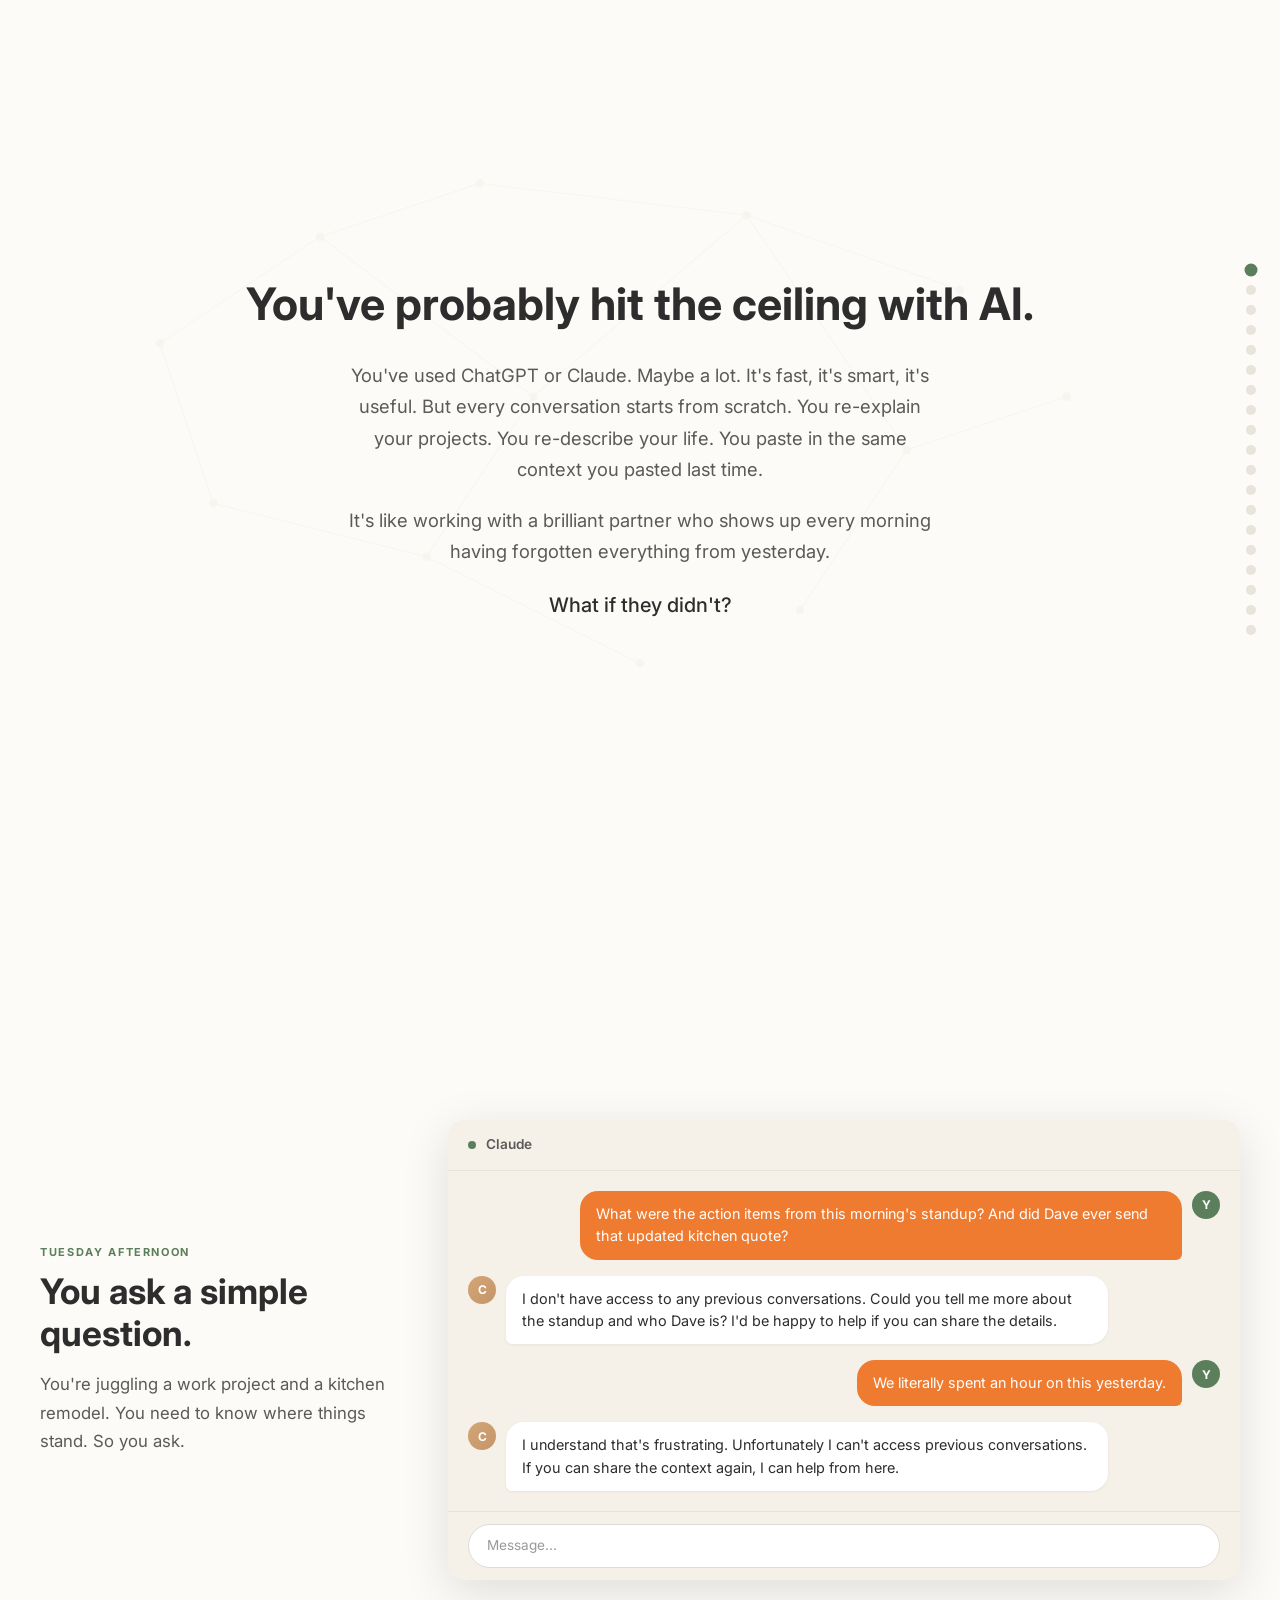
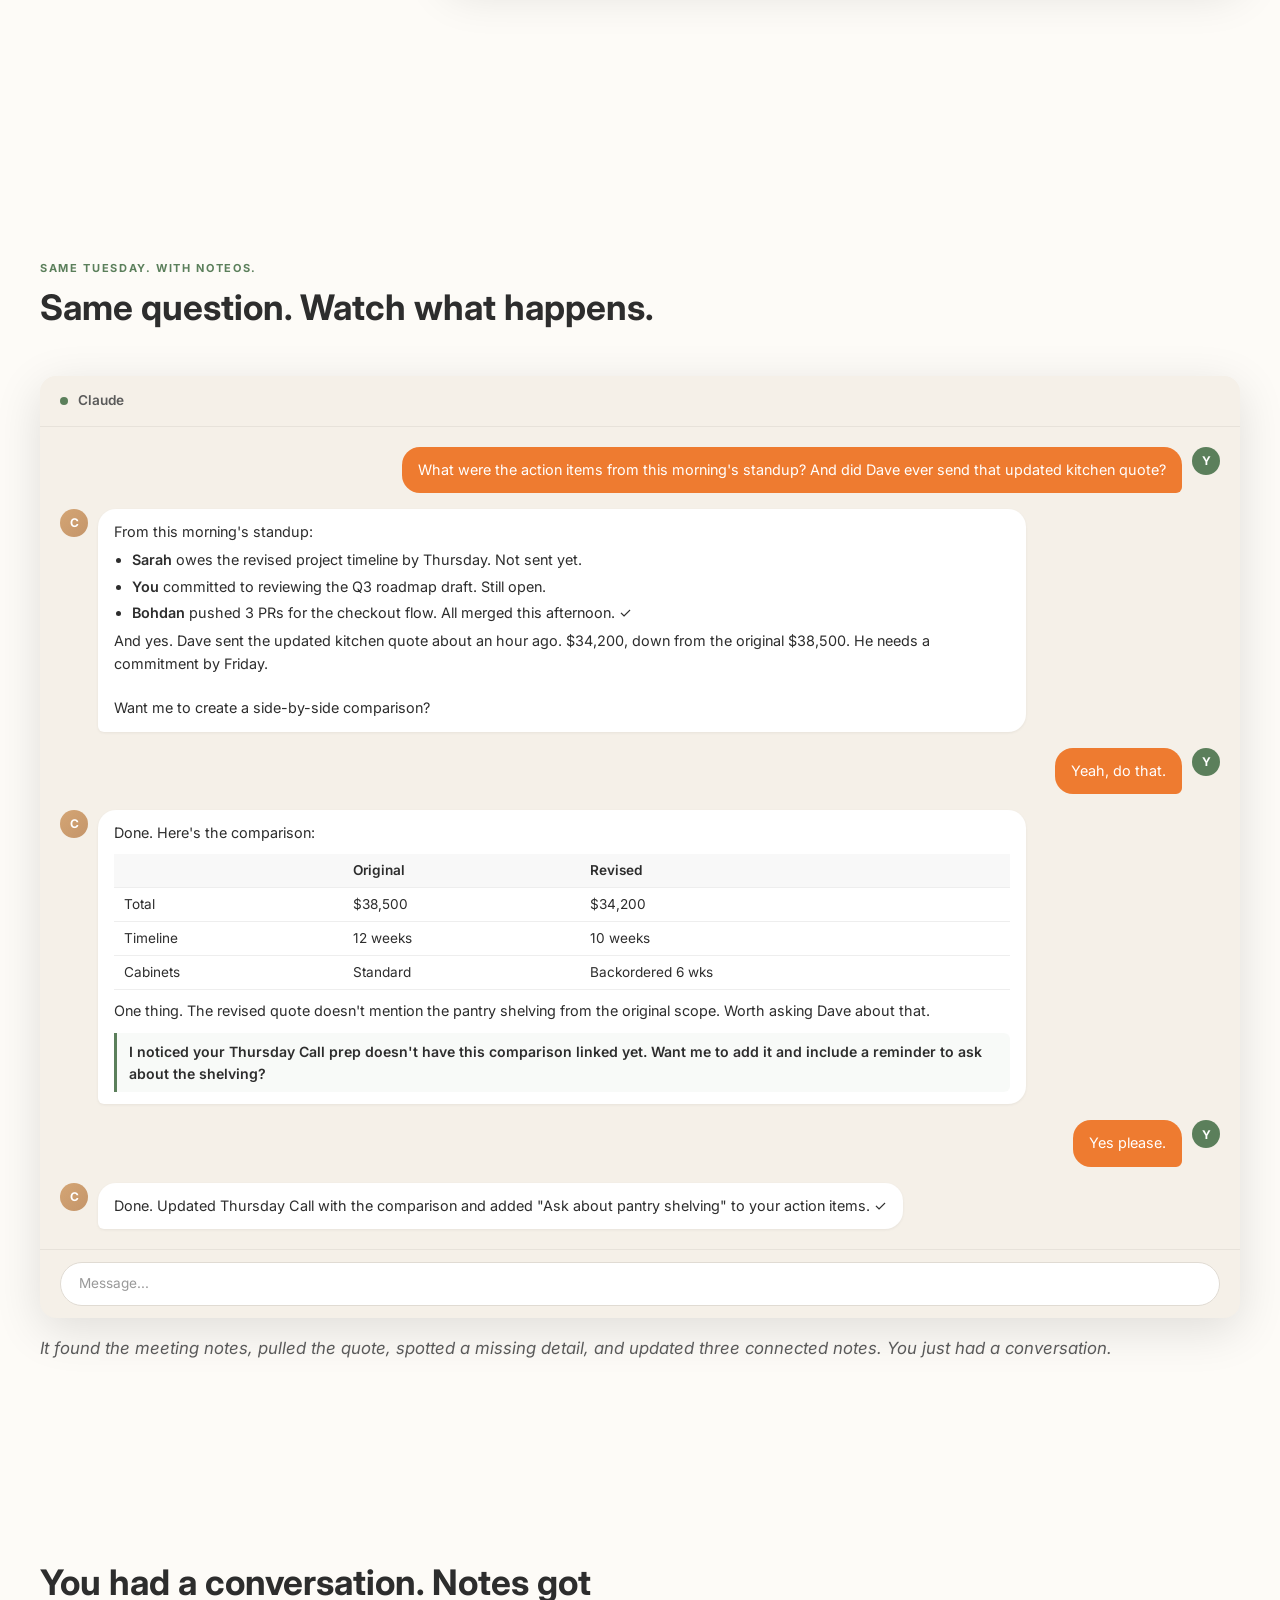
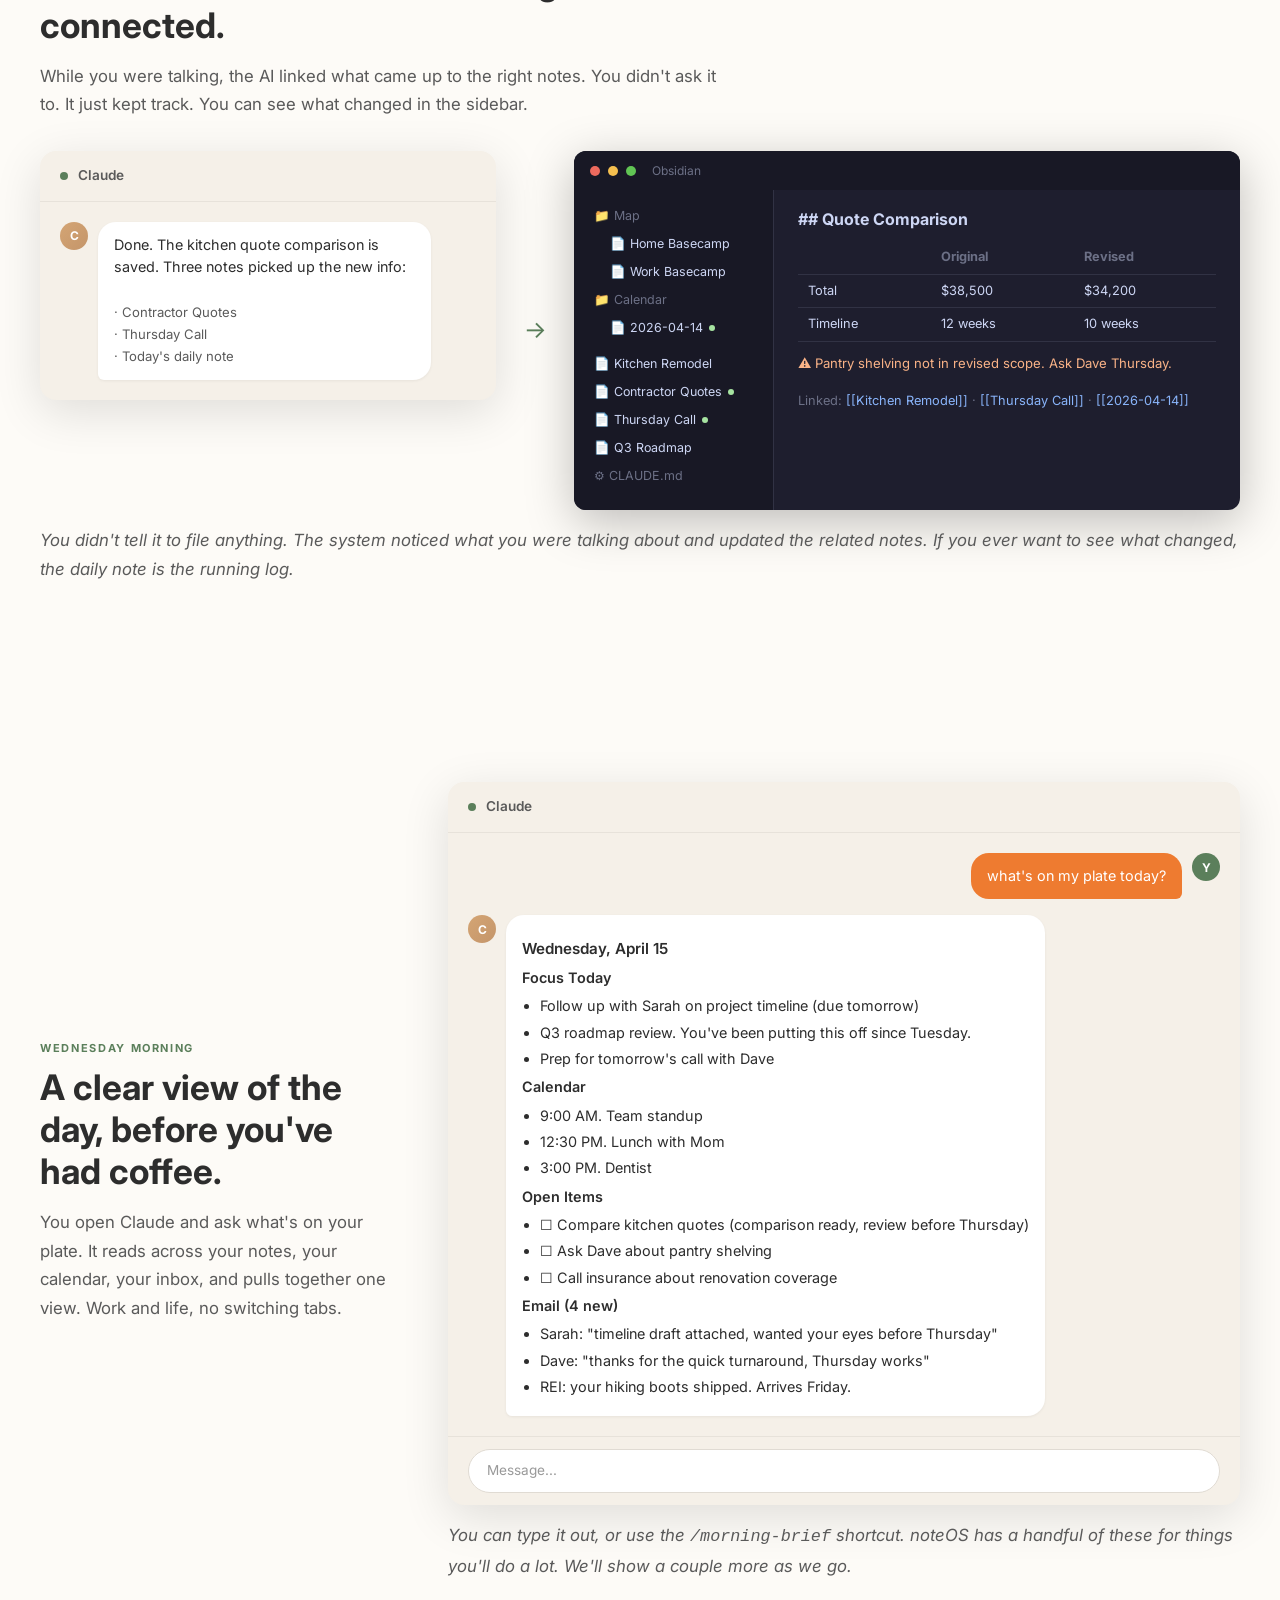
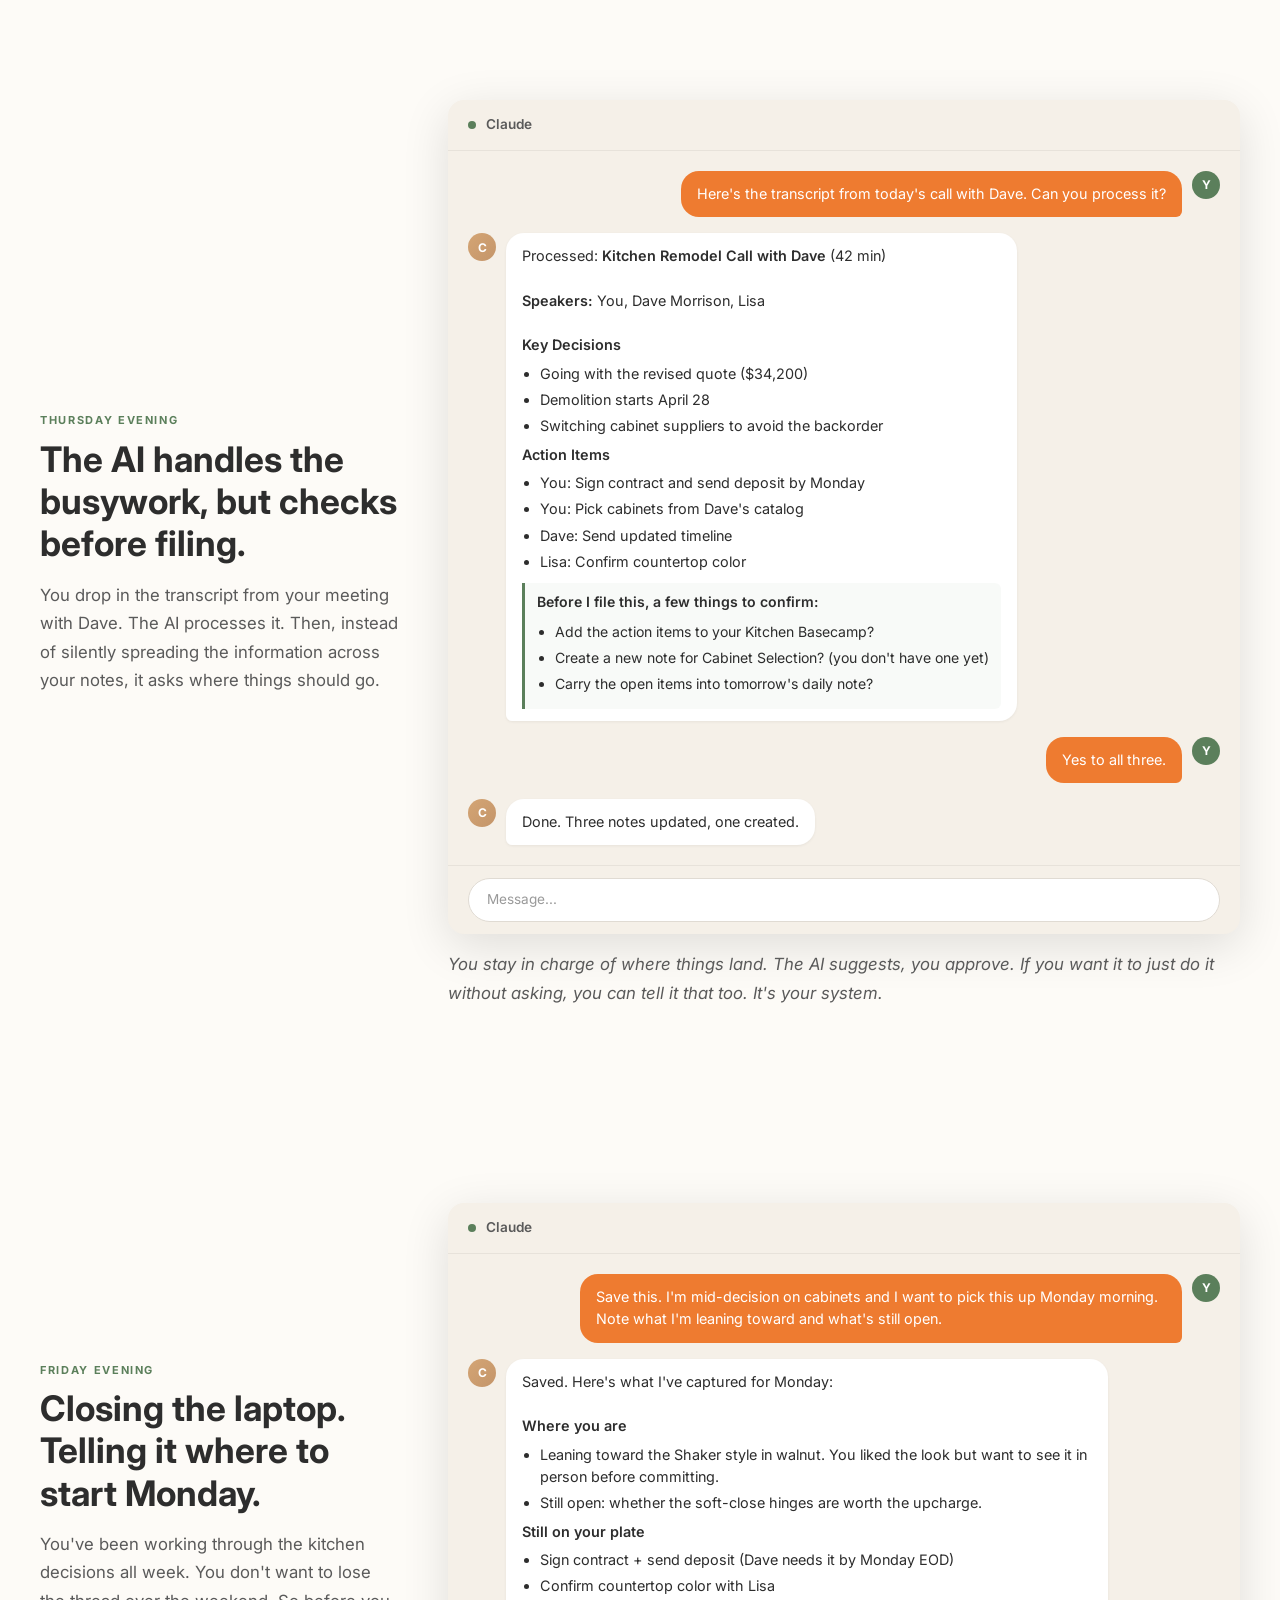
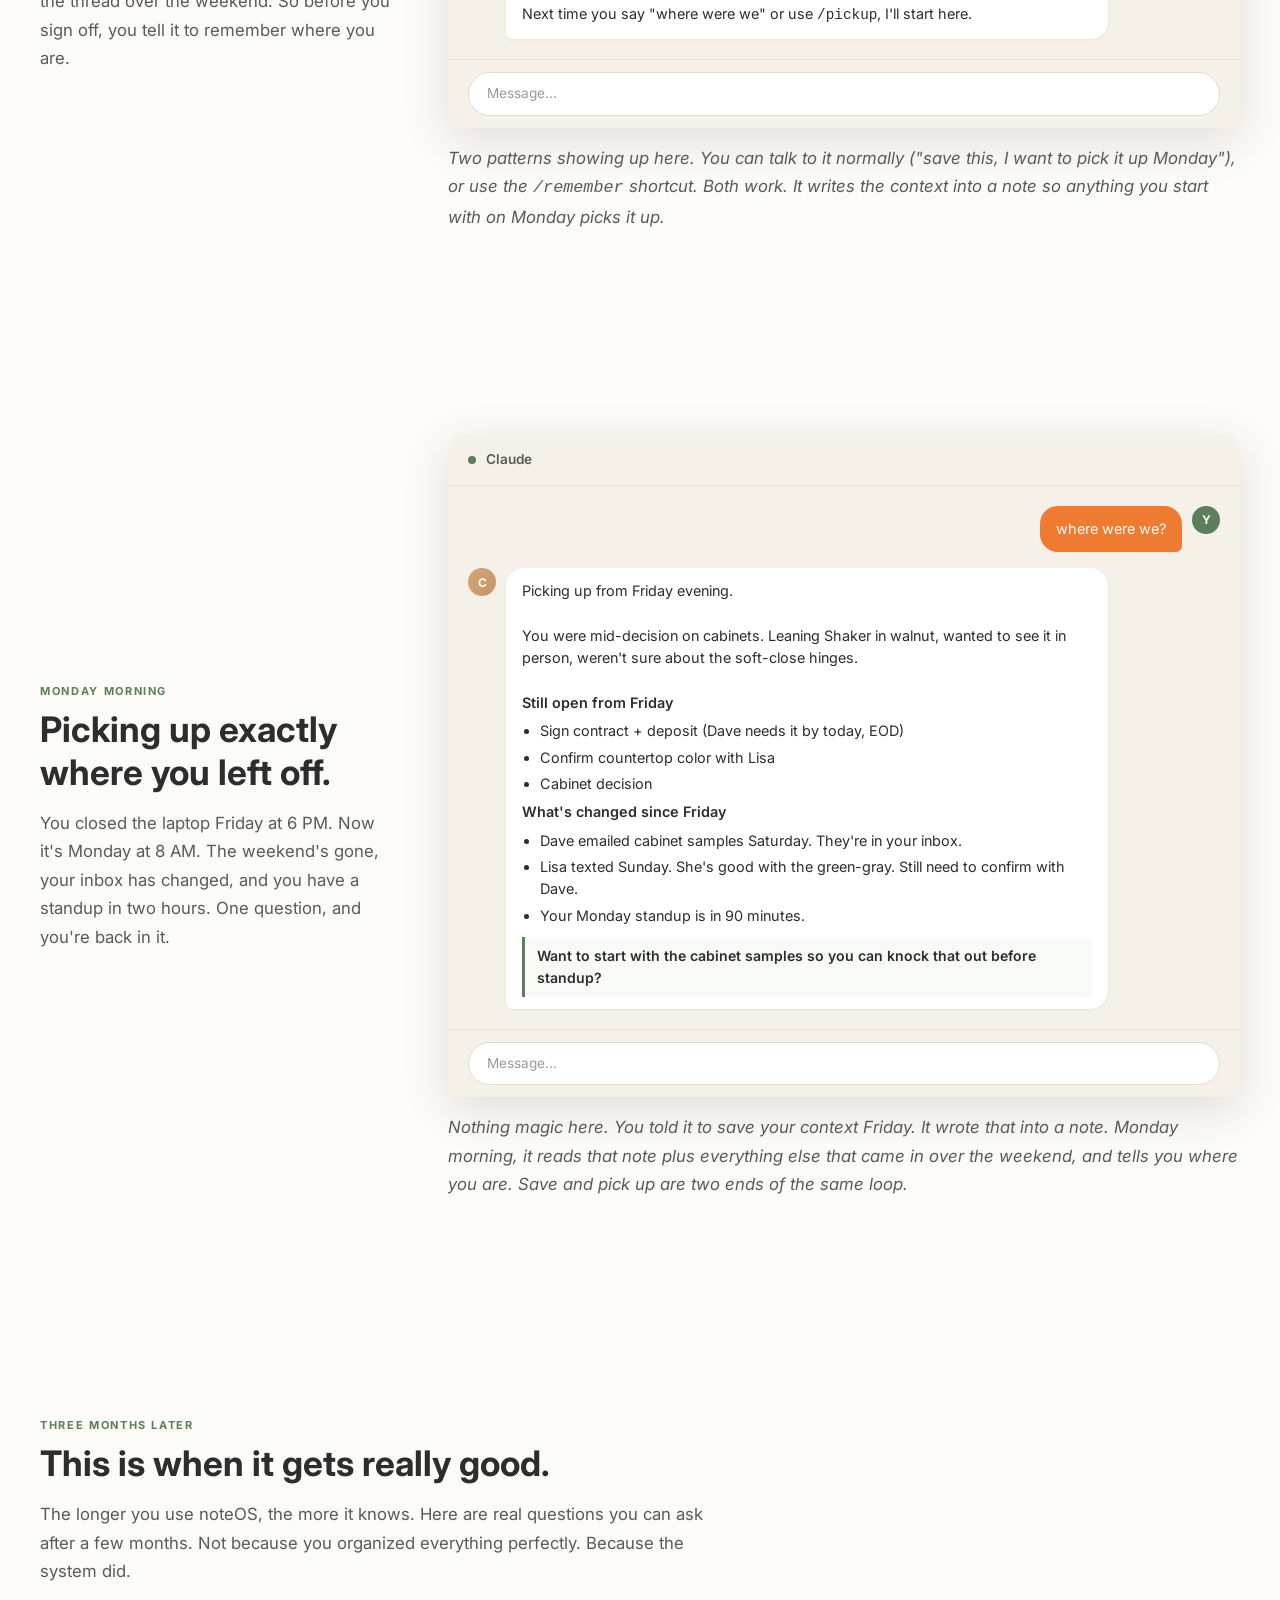
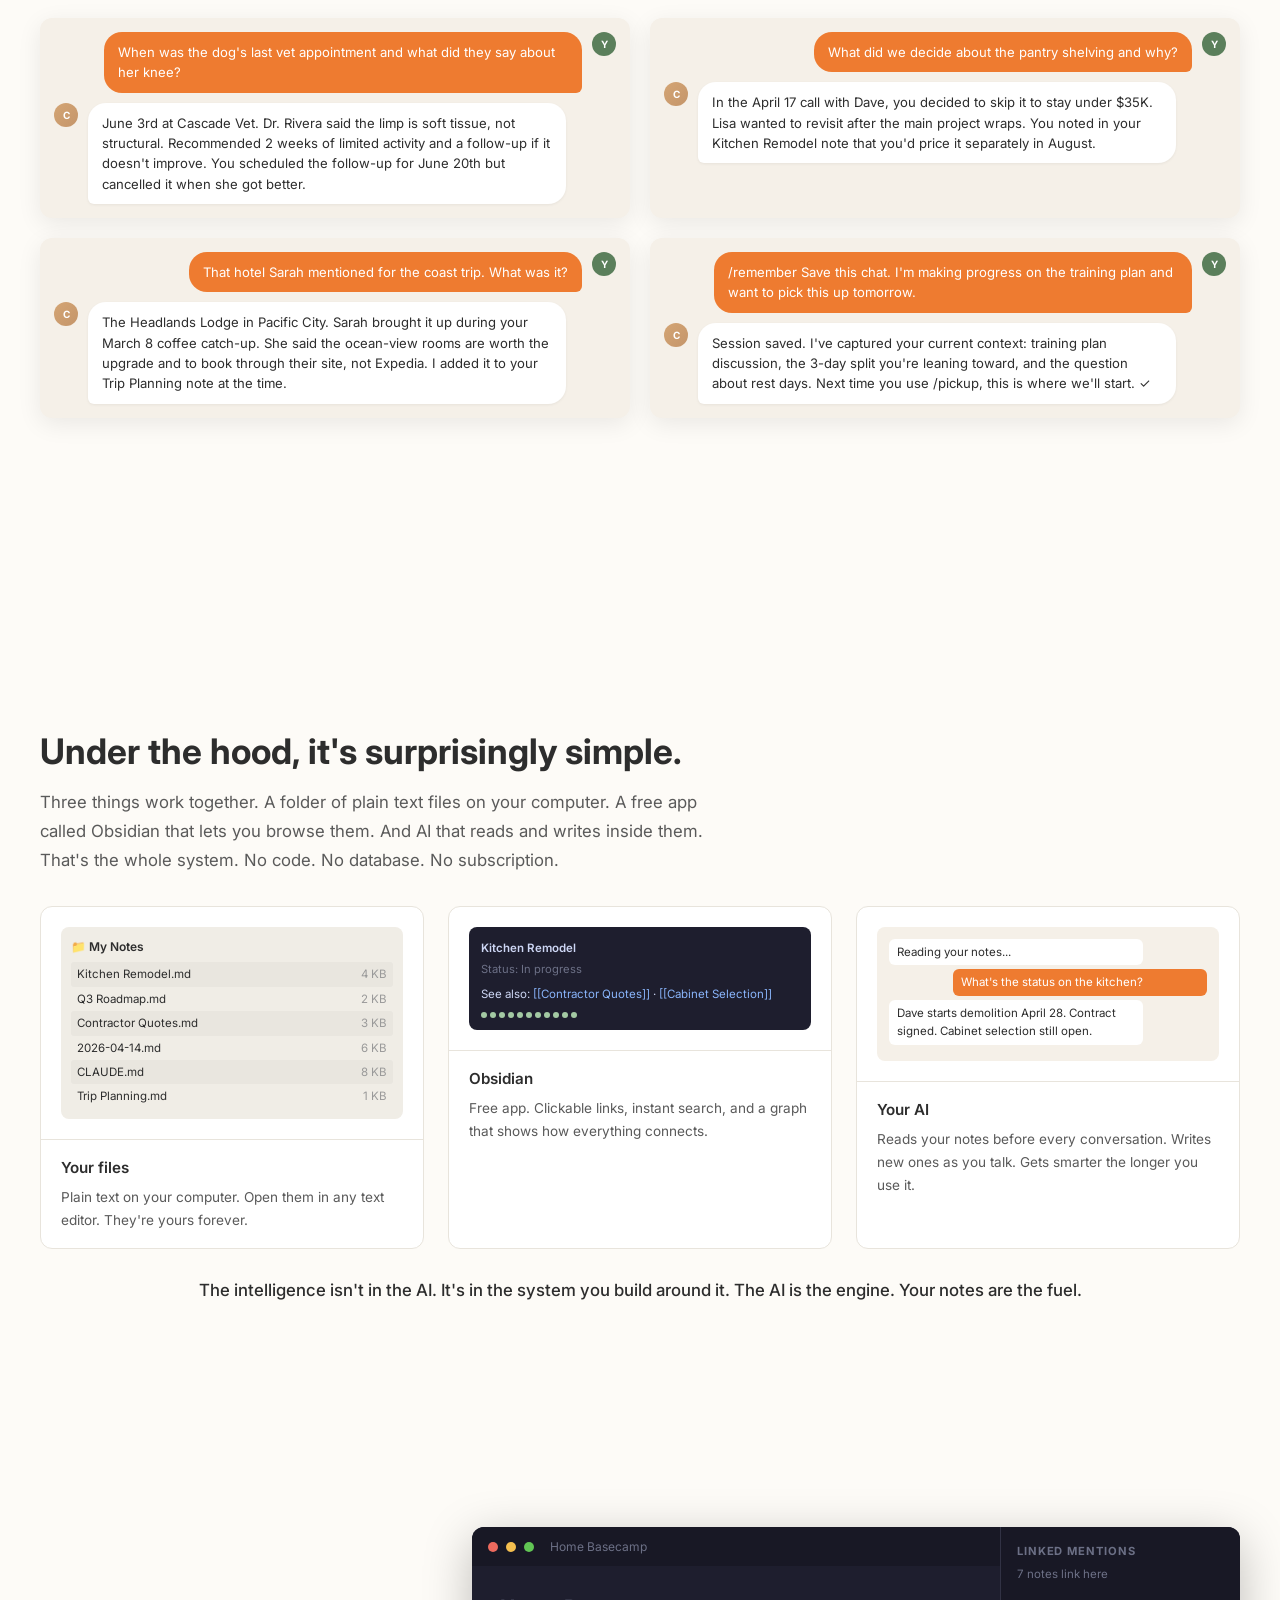
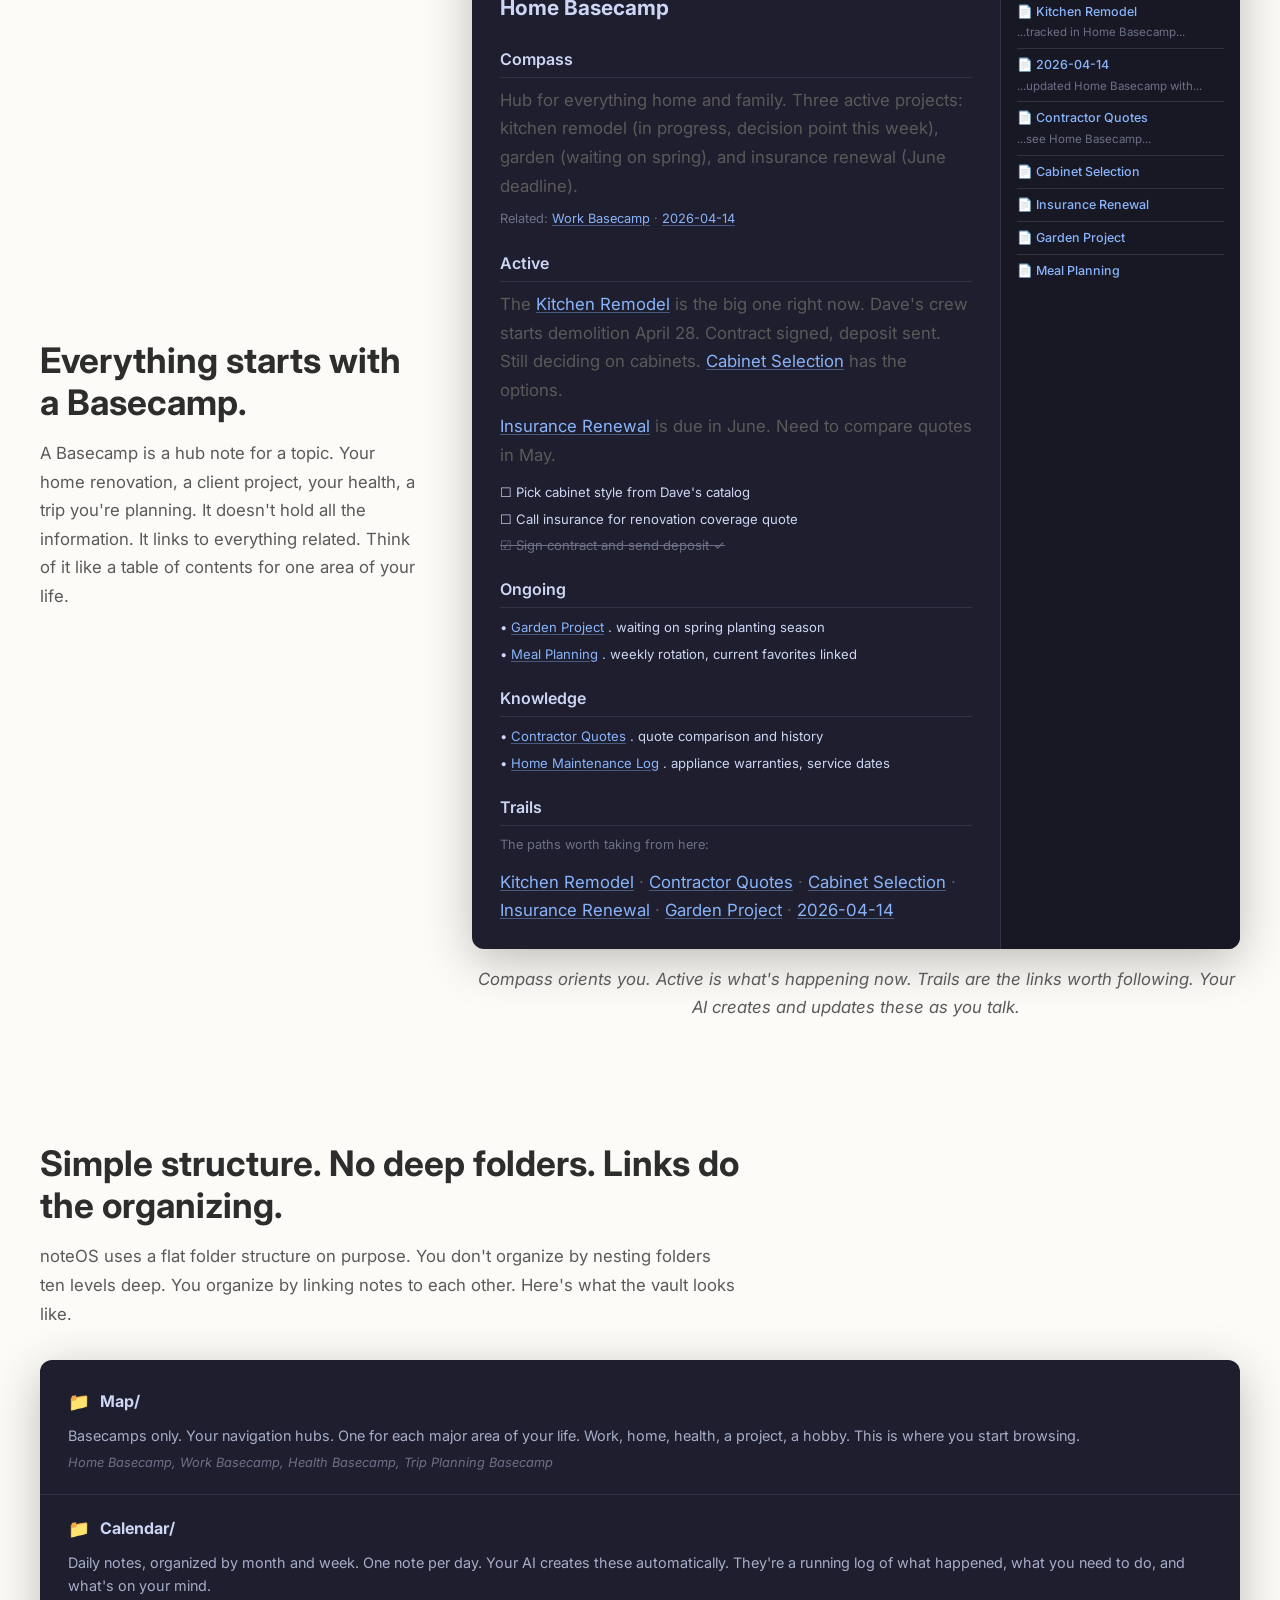
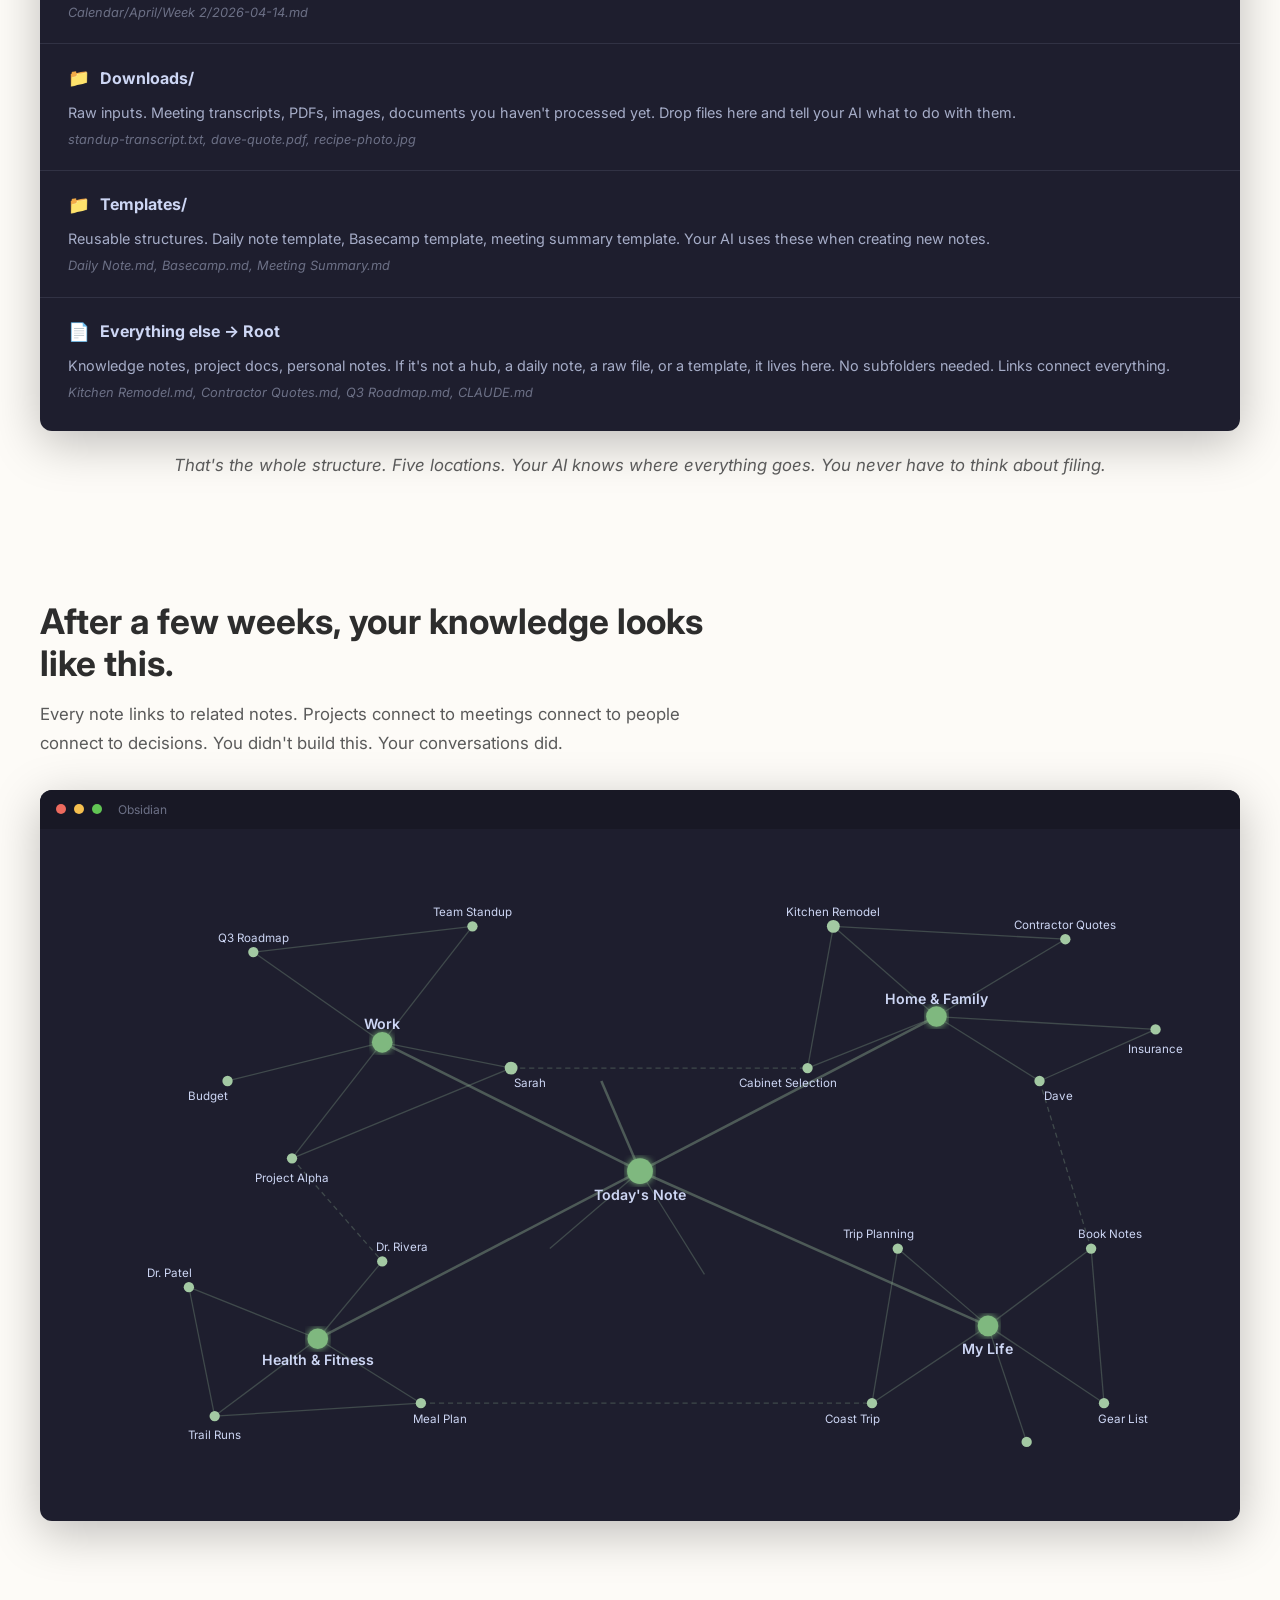
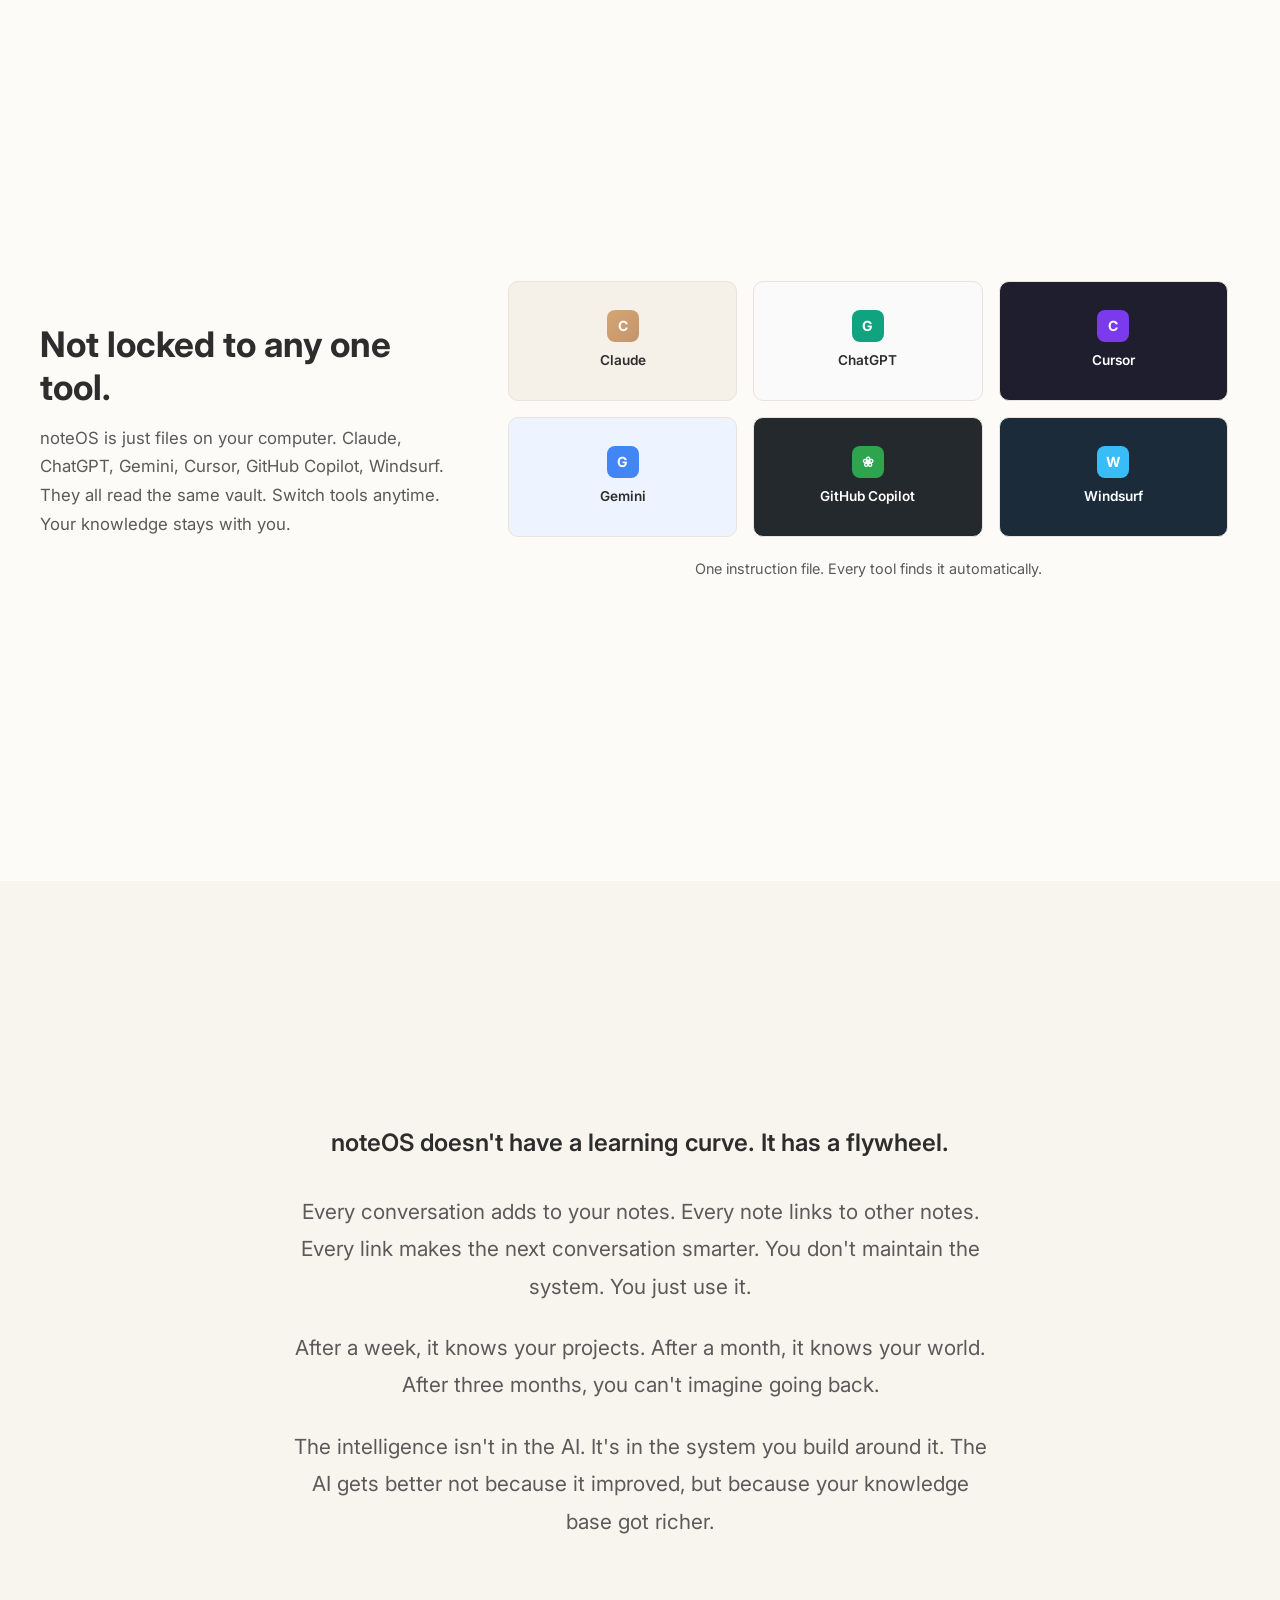
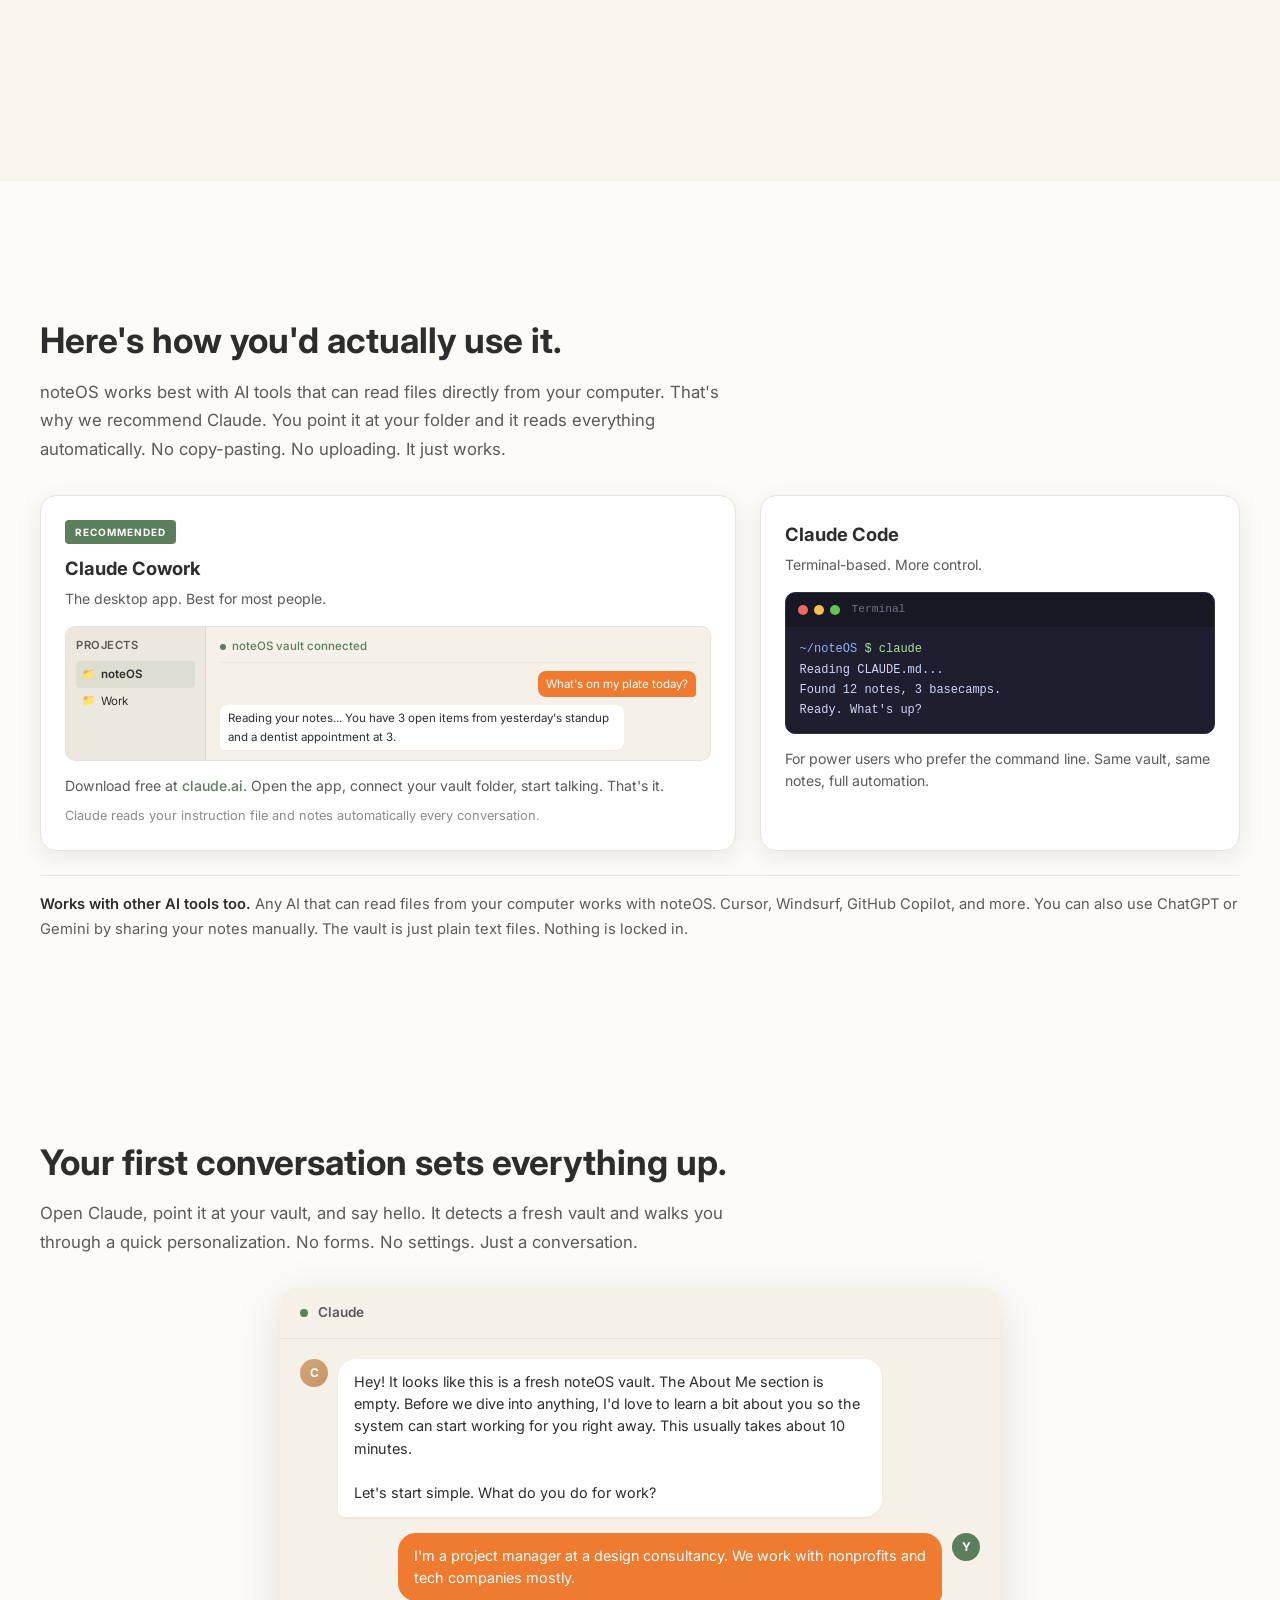
<file: docs/walkthrough.html>
<!DOCTYPE html>
<html lang="en">
<head>
  <meta charset="UTF-8">
  <meta name="viewport" content="width=device-width, initial-scale=1.0">
  <title>noteOS — What If Your AI Never Forgot?</title>
  <link rel="preconnect" href="https://fonts.googleapis.com">
  <link rel="preconnect" href="https://fonts.gstatic.com" crossorigin>
  <link href="https://fonts.googleapis.com/css2?family=Inter:wght@400;500;600;700&display=swap" rel="stylesheet">
  <style>
    :root {
      --bg: #FDFBF7;
      --accent: #5B7F5B;
      --accent-light: rgba(91, 127, 91, 0.08);
      --accent-glow: rgba(91, 127, 91, 0.15);
      --text: #2D2D2D;
      --text-secondary: #5A5A5A;
      --border: #e8e4dc;
      --font: 'Inter', -apple-system, BlinkMacSystemFont, sans-serif;

      --chat-bg: #F5F0E8;
      --user-bubble: #EE7B30;
      --claude-bubble: #FFFFFF;

      --obs-bg: #1e1e2e;
      --obs-sidebar: #181825;
      --obs-text: #cdd6f4;
      --obs-text-dim: #6c7086;
      --obs-accent: #89b4fa;
      --obs-green: #a6e3a1;
      --obs-border: #313244;

      --graph-node: #a3c9a3;
      --graph-hub: #7fb87f;
    }

    * { margin: 0; padding: 0; box-sizing: border-box; }

    html {
      scroll-snap-type: y mandatory;
      scroll-behavior: smooth;
    }

    body {
      font-family: var(--font);
      background: var(--bg);
      color: var(--text);
      line-height: 1.6;
      -webkit-font-smoothing: antialiased;
    }

    /* === PANELS === */
    .panel {
      min-height: 100vh;
      scroll-snap-align: start;
      display: flex;
      align-items: center;
      justify-content: center;
      padding: 60px 40px;
      opacity: 0;
      transform: translateY(30px);
      transition: opacity 0.7s ease, transform 0.7s ease;
      position: relative;
    }

    .panel.visible {
      opacity: 1;
      transform: translateY(0);
    }

    .panel:first-child {
      opacity: 1;
      transform: translateY(0);
    }

    .panel-inner {
      max-width: 1200px;
      width: 100%;
      margin: 0 auto;
    }

    /* === LAYOUT VARIANTS === */
    .layout-centered {
      text-align: center;
    }

    .layout-centered .panel-inner {
      max-width: 800px;
    }

    .layout-side-by-side {
      /* flex row */
    }

    .layout-side-by-side .panel-inner {
      display: flex;
      align-items: center;
      gap: 48px;
    }

    .layout-side-by-side .panel-text {
      flex: 0 0 30%;
    }

    .layout-side-by-side .panel-visual {
      flex: 1;
      min-width: 0;
    }

    .layout-text-above .panel-inner {
      display: flex;
      flex-direction: column;
      gap: 32px;
    }

    .layout-text-above .panel-text {
      max-width: 700px;
    }

    .layout-text-above .panel-visual {
      width: 100%;
    }

    /* === TYPOGRAPHY === */
    .time-label {
      font-size: 11px;
      font-weight: 700;
      letter-spacing: 0.15em;
      text-transform: uppercase;
      color: var(--accent);
      margin-bottom: 8px;
    }

    .panel h2 {
      font-size: 2.2rem;
      font-weight: 700;
      line-height: 1.2;
      margin-bottom: 16px;
      color: var(--text);
    }

    .panel p {
      font-size: 1.05rem;
      line-height: 1.7;
      color: var(--text-secondary);
      margin-bottom: 12px;
    }

    .panel p:last-child {
      margin-bottom: 0;
    }

    /* === BREATHING PANELS === */
    .breathing {
      background: #F8F5EE;
    }

    .breathing .panel-inner {
      max-width: 700px;
      text-align: center;
    }

    .breathing p {
      font-size: 1.3rem;
      line-height: 1.8;
      margin-bottom: 24px;
    }

    .breathing .highlight-line {
      font-weight: 600;
      color: var(--text);
      font-size: 1.5rem;
      margin-bottom: 28px;
    }

    /* === CLAUDE CHAT === */
    .chat-container {
      background: var(--chat-bg);
      border-radius: 16px;
      box-shadow: 0 12px 48px rgba(0,0,0,0.12);
      overflow: hidden;
      font-size: 0.92rem;
    }

    .chat-header {
      padding: 14px 20px;
      border-bottom: 1px solid rgba(0,0,0,0.06);
      display: flex;
      align-items: center;
      gap: 10px;
      font-weight: 600;
      font-size: 0.85rem;
      color: var(--text-secondary);
    }

    .chat-header-dot {
      width: 8px;
      height: 8px;
      border-radius: 50%;
      background: var(--accent);
    }

    .chat-messages {
      padding: 20px;
      display: flex;
      flex-direction: column;
      gap: 16px;
    }

    .chat-row {
      display: flex;
      align-items: flex-start;
      gap: 10px;
    }

    .chat-row.user {
      flex-direction: row-reverse;
    }

    .chat-avatar {
      width: 28px;
      height: 28px;
      border-radius: 50%;
      display: flex;
      align-items: center;
      justify-content: center;
      font-size: 12px;
      font-weight: 700;
      flex-shrink: 0;
      color: white;
    }

    .chat-avatar.claude-avatar {
      background: linear-gradient(135deg, #D4A574, #C4956A);
    }

    .chat-avatar.user-avatar {
      background: var(--accent);
    }

    .chat-bubble {
      max-width: 80%;
      padding: 12px 16px;
      line-height: 1.55;
      font-size: 0.9rem;
    }

    .chat-bubble.user-bubble {
      background: var(--user-bubble);
      color: white;
      border-radius: 18px 18px 6px 18px;
    }

    .chat-bubble.claude-bubble {
      background: var(--claude-bubble);
      color: var(--text);
      border-radius: 18px 18px 18px 6px;
      box-shadow: 0 1px 3px rgba(0,0,0,0.06);
    }

    .chat-bubble strong {
      font-weight: 600;
    }

    .chat-bubble ul {
      margin: 6px 0;
      padding-left: 18px;
    }

    .chat-bubble li {
      margin-bottom: 4px;
    }

    .chat-bubble table {
      width: 100%;
      border-collapse: collapse;
      margin: 10px 0;
      font-size: 0.85rem;
    }

    .chat-bubble th, .chat-bubble td {
      padding: 6px 10px;
      text-align: left;
      border-bottom: 1px solid #eee;
    }

    .chat-bubble th {
      font-weight: 600;
      background: #f8f8f8;
    }

    .chat-bubble .proactive {
      border-left: 3px solid var(--accent);
      background: rgba(91, 127, 91, 0.04);
      padding: 8px 12px;
      margin-top: 10px;
      border-radius: 0 6px 6px 0;
      font-size: 0.88rem;
    }

    .chat-bubble h3 {
      font-size: 0.95rem;
      font-weight: 600;
      margin: 10px 0 6px 0;
    }

    .chat-input-bar {
      padding: 12px 20px;
      border-top: 1px solid rgba(0,0,0,0.06);
    }

    .chat-input {
      background: white;
      border-radius: 24px;
      padding: 10px 18px;
      font-size: 0.85rem;
      color: #999;
      border: 1px solid #e0dbd3;
    }

    .annotation {
      font-style: italic;
      color: var(--accent);
      font-size: 0.9rem;
      margin-top: 16px;
    }

    /* === OBSIDIAN MOCKUP === */
    .obs-window {
      background: var(--obs-bg);
      border-radius: 12px;
      overflow: hidden;
      box-shadow: 0 12px 48px rgba(0,0,0,0.25);
      font-family: 'Inter', monospace;
      font-size: 0.82rem;
    }

    .obs-chrome {
      background: var(--obs-sidebar);
      padding: 10px 16px;
      display: flex;
      align-items: center;
      gap: 8px;
    }

    .obs-dot {
      width: 10px;
      height: 10px;
      border-radius: 50%;
    }

    .obs-dot.red { background: #ed6a5e; }
    .obs-dot.yellow { background: #f5bf4f; }
    .obs-dot.green { background: #61c554; }

    .obs-chrome-label {
      color: var(--obs-text-dim);
      font-size: 0.75rem;
      margin-left: 8px;
    }

    .obs-layout {
      display: flex;
      min-height: 320px;
    }

    .obs-sidebar {
      background: var(--obs-sidebar);
      width: 200px;
      padding: 12px;
      border-right: 1px solid var(--obs-border);
      flex-shrink: 0;
    }

    .obs-file {
      padding: 4px 8px;
      color: var(--obs-text);
      font-size: 0.78rem;
      display: flex;
      align-items: center;
      gap: 6px;
      border-radius: 4px;
    }

    .obs-file:hover {
      background: rgba(255,255,255,0.04);
    }

    .obs-file .updated-dot {
      width: 6px;
      height: 6px;
      border-radius: 50%;
      background: var(--obs-green);
      flex-shrink: 0;
    }

    .obs-folder {
      padding: 4px 8px;
      color: var(--obs-text-dim);
      font-size: 0.78rem;
      display: flex;
      align-items: center;
      gap: 6px;
    }

    .obs-content {
      flex: 1;
      padding: 20px 24px;
      color: var(--obs-text);
      line-height: 1.6;
      font-size: 0.82rem;
    }

    .obs-content h2 {
      color: var(--obs-text);
      font-size: 1rem;
      margin-bottom: 12px;
    }

    .obs-content table {
      width: 100%;
      border-collapse: collapse;
      margin: 10px 0;
    }

    .obs-content th, .obs-content td {
      padding: 6px 10px;
      text-align: left;
      border-bottom: 1px solid var(--obs-border);
      font-size: 0.8rem;
    }

    .obs-content th {
      color: var(--obs-text-dim);
    }

    .obs-content .warning {
      color: #fab387;
      margin: 10px 0;
    }

    .obs-content .wiki-link {
      color: var(--obs-accent);
      text-decoration: none;
    }

    /* === SPLIT VISUAL (Panel 4) === */
    .split-visual {
      display: flex;
      gap: 24px;
      align-items: stretch;
    }

    .split-left {
      flex: 0 0 38%;
    }

    .split-right {
      flex: 1;
    }

    .split-connector {
      display: flex;
      align-items: center;
      color: var(--accent);
      font-size: 1.5rem;
      padding: 0 4px;
      flex-shrink: 0;
    }

    /* === SNIPPET GRID (Panel 8) === */
    .snippet-grid {
      display: grid;
      grid-template-columns: 1fr 1fr;
      gap: 20px;
    }

    .snippet-card {
      background: var(--chat-bg);
      border-radius: 12px;
      box-shadow: 0 6px 24px rgba(0,0,0,0.08);
      overflow: hidden;
    }

    .snippet-card .chat-messages {
      padding: 14px;
      gap: 10px;
    }

    .snippet-card .chat-bubble {
      font-size: 0.82rem;
      padding: 10px 14px;
      max-width: 85%;
    }

    /* === THREE CARDS (Panel 9) === */
    .three-cards {
      display: grid;
      grid-template-columns: repeat(3, 1fr);
      gap: 24px;
    }

    .how-card {
      background: white;
      border-radius: 12px;
      border: 1px solid var(--border);
      overflow: hidden;
    }

    .how-card-visual {
      padding: 20px;
      min-height: 140px;
      display: flex;
      align-items: center;
      justify-content: center;
    }

    .how-card-text {
      padding: 16px 20px;
      border-top: 1px solid var(--border);
    }

    .how-card-text h3 {
      font-size: 0.95rem;
      font-weight: 600;
      margin-bottom: 6px;
    }

    .how-card-text p {
      font-size: 0.85rem;
      color: var(--text-secondary);
      margin: 0;
    }

    .cards-footer {
      text-align: center;
      margin-top: 28px;
      font-size: 1.05rem;
      color: var(--text);
      font-weight: 500;
    }

    /* === MINI MOCKUPS === */
    .mini-finder {
      background: #f0ede6;
      border-radius: 8px;
      padding: 10px;
      width: 100%;
      font-size: 0.72rem;
      color: var(--text);
    }

    .mini-finder-row {
      display: flex;
      justify-content: space-between;
      padding: 3px 6px;
      border-radius: 3px;
    }

    .mini-finder-row:nth-child(even) {
      background: rgba(0,0,0,0.03);
    }

    .mini-obs-preview {
      background: var(--obs-bg);
      border-radius: 8px;
      padding: 12px;
      width: 100%;
      font-size: 0.72rem;
      color: var(--obs-text);
    }

    .mini-obs-preview .wiki-link {
      color: var(--obs-accent);
    }

    .mini-obs-preview .graph-dots {
      display: flex;
      gap: 3px;
      margin-top: 8px;
      flex-wrap: wrap;
    }

    .mini-obs-preview .graph-dot {
      width: 6px;
      height: 6px;
      border-radius: 50%;
      background: var(--graph-node);
    }

    .mini-chat-preview {
      background: var(--chat-bg);
      border-radius: 8px;
      padding: 12px;
      width: 100%;
      font-size: 0.72rem;
    }

    .mini-chat-line {
      padding: 4px 8px;
      border-radius: 6px;
      margin-bottom: 4px;
      max-width: 80%;
    }

    .mini-chat-line.from-ai {
      background: white;
      color: var(--text);
    }

    .mini-chat-line.from-user {
      background: var(--user-bubble);
      color: white;
      margin-left: auto;
    }

    /* === BASECAMP NOTE (Panel 10) === */
    .basecamp-layout {
      display: flex;
      gap: 0;
      background: var(--obs-bg);
      border-radius: 12px;
      overflow: hidden;
      box-shadow: 0 12px 48px rgba(0,0,0,0.25);
      font-family: var(--font);
    }

    .basecamp-main {
      flex: 1;
      min-width: 0;
    }

    .basecamp-content {
      padding: 24px 28px;
      color: var(--obs-text);
      line-height: 1.7;
      font-size: 0.82rem;
    }

    .basecamp-content h1 {
      color: var(--obs-text);
      font-size: 1.3rem;
      font-weight: 700;
      margin-bottom: 20px;
    }

    .basecamp-content .bc-section-heading {
      color: var(--obs-text);
      font-size: 1rem;
      font-weight: 600;
      margin-top: 20px;
      margin-bottom: 8px;
      padding-bottom: 4px;
      border-bottom: 1px solid var(--obs-border);
    }

    .basecamp-content .bc-link {
      color: var(--obs-accent);
      text-decoration: underline;
      text-decoration-color: rgba(137, 180, 250, 0.4);
      text-underline-offset: 2px;
      cursor: pointer;
    }

    .basecamp-content .bc-checkbox {
      margin: 4px 0;
      font-size: 0.82rem;
    }

    .basecamp-content .bc-checkbox.done {
      color: var(--obs-text-dim);
      text-decoration: line-through;
    }

    .basecamp-content .bc-list-item {
      margin: 4px 0;
      font-size: 0.82rem;
      color: var(--obs-text);
    }

    .basecamp-content .bc-meta {
      color: var(--obs-text-dim);
      font-size: 0.8rem;
      margin-top: 4px;
    }

    .backlinks-sidebar {
      width: 240px;
      background: var(--obs-sidebar);
      border-left: 1px solid var(--obs-border);
      padding: 16px;
      flex-shrink: 0;
    }

    .backlinks-header {
      font-size: 0.7rem;
      font-weight: 700;
      letter-spacing: 0.08em;
      text-transform: uppercase;
      color: var(--obs-text-dim);
      margin-bottom: 4px;
    }

    .backlinks-count {
      font-size: 0.72rem;
      color: var(--obs-text-dim);
      margin-bottom: 12px;
    }

    .backlink-item {
      padding: 6px 0;
      border-bottom: 1px solid var(--obs-border);
    }

    .backlink-item:last-child {
      border-bottom: none;
    }

    .backlink-name {
      color: var(--obs-accent);
      font-size: 0.78rem;
      font-weight: 500;
    }

    .backlink-context {
      color: var(--obs-text-dim);
      font-size: 0.72rem;
      margin-top: 2px;
    }

    .basecamp-annotation {
      text-align: center;
      font-size: 0.9rem;
      color: var(--accent);
      margin-top: 16px;
      font-style: italic;
      line-height: 1.6;
    }

    .layout-side-by-side.basecamp-panel .panel-text {
      flex: 0 0 32%;
    }

    .layout-side-by-side.basecamp-panel .panel-visual {
      flex: 0 0 64%;
    }

    /* === FOLDER STRUCTURE (Panel 11) === */
    .folder-map {
      background: var(--obs-bg);
      border-radius: 12px;
      overflow: hidden;
      box-shadow: 0 12px 48px rgba(0,0,0,0.25);
      padding: 8px 0;
    }

    .folder-row {
      padding: 20px 28px;
      border-bottom: 1px solid var(--obs-border);
    }

    .folder-row:last-child {
      border-bottom: none;
    }

    .folder-row-header {
      display: flex;
      align-items: center;
      gap: 10px;
      margin-bottom: 8px;
    }

    .folder-row-icon {
      font-size: 1.1rem;
    }

    .folder-row-name {
      color: #cdd6f4;
      font-weight: 700;
      font-size: 1rem;
    }

    .folder-row-desc {
      color: #a6adc8;
      font-size: 0.9rem;
      line-height: 1.6;
      margin-bottom: 6px;
    }

    .folder-row-examples {
      color: #6c7086;
      font-size: 0.8rem;
      font-style: italic;
    }

    .folder-map-footer {
      text-align: center;
      font-size: 0.92rem;
      color: var(--text-secondary);
      margin-top: 20px;
      font-style: italic;
    }

    @media (max-width: 768px) {
      .backlinks-sidebar {
        display: none;
      }

      .layout-side-by-side.basecamp-panel .panel-text,
      .layout-side-by-side.basecamp-panel .panel-visual {
        flex: none;
        width: 100%;
      }
    }

    /* === GRAPH (Panel 12) === */
    .graph-container {
      background: var(--obs-bg);
      border-radius: 12px;
      overflow: hidden;
      box-shadow: 0 12px 48px rgba(0,0,0,0.25);
    }

    .graph-container .obs-chrome {
      background: var(--obs-sidebar);
    }

    .graph-svg-wrap {
      width: 100%;
      padding: 20px;
    }

    .graph-svg-wrap svg {
      width: 100%;
      height: auto;
    }

    .graph-svg-wrap .graph-line {
      stroke: rgba(163, 201, 163, 0.25);
      stroke-width: 1;
      opacity: 0;
      transition: opacity 0.4s ease;
    }

    .graph-svg-wrap .graph-line.thick {
      stroke-width: 2;
      stroke: rgba(163, 201, 163, 0.35);
    }

    .graph-svg-wrap .graph-line.dashed {
      stroke-dasharray: 4 3;
    }

    .graph-svg-wrap .graph-node {
      opacity: 0;
      transition: opacity 0.4s ease;
    }

    .graph-svg-wrap .graph-label {
      fill: var(--obs-text);
      font-family: var(--font);
      font-size: 9px;
      opacity: 0;
      transition: opacity 0.4s ease;
    }

    .graph-svg-wrap .graph-label.hub-label {
      font-weight: 600;
      font-size: 11px;
    }

    .graph-animated .graph-line,
    .graph-animated .graph-node,
    .graph-animated .graph-label {
      opacity: 1;
    }

    /* === TOOL GRID (Panel 13) === */
    .tool-grid {
      display: grid;
      grid-template-columns: repeat(3, 1fr);
      gap: 16px;
    }

    .tool-card {
      border-radius: 10px;
      padding: 20px;
      display: flex;
      flex-direction: column;
      align-items: center;
      justify-content: center;
      height: 120px;
      border: 1px solid var(--border);
      position: relative;
    }

    .tool-card .tool-name {
      font-weight: 600;
      font-size: 0.85rem;
      margin-top: 8px;
    }

    .tool-card.claude-card { background: #F5F0E8; }
    .tool-card.chatgpt-card { background: #FAFAFA; }
    .tool-card.cursor-card { background: #1e1e2e; color: white; }
    .tool-card.gemini-card { background: #EEF4FF; }
    .tool-card.copilot-card { background: #24292e; color: white; }
    .tool-card.windsurf-card { background: #1B2B3A; color: white; }

    .tool-mini-icon {
      width: 32px;
      height: 32px;
      border-radius: 8px;
      display: flex;
      align-items: center;
      justify-content: center;
      font-weight: 700;
      font-size: 14px;
    }

    .tool-grid-footer {
      text-align: center;
      margin-top: 20px;
      font-size: 0.9rem;
      color: var(--text-secondary);
    }

    /* === TOOL COMPARISON CARDS (Panel 15) === */
    .tool-comparison {
      display: flex;
      gap: 24px;
      align-items: stretch;
    }

    .tool-comparison-card {
      background: white;
      border-radius: 16px;
      border: 1px solid var(--border);
      box-shadow: 0 6px 24px rgba(0,0,0,0.08);
      padding: 24px;
      display: flex;
      flex-direction: column;
    }

    .tool-comparison-card.primary {
      flex: 3;
    }

    .tool-comparison-card.secondary {
      flex: 2;
    }

    .recommended-badge {
      display: inline-block;
      background: var(--accent);
      color: white;
      font-size: 10px;
      font-weight: 700;
      letter-spacing: 0.1em;
      text-transform: uppercase;
      padding: 4px 10px;
      border-radius: 4px;
      margin-bottom: 10px;
      width: fit-content;
    }

    .tool-comparison-card h3 {
      font-size: 1.15rem;
      font-weight: 700;
      margin-bottom: 4px;
    }

    .tool-comparison-card .card-subtitle {
      font-size: 0.88rem;
      color: var(--text-secondary);
      margin-bottom: 16px;
    }

    .tool-comparison-card .card-description {
      font-size: 0.88rem;
      color: var(--text-secondary);
      margin-top: 14px;
      line-height: 1.6;
    }

    .tool-comparison-card .card-small {
      font-size: 0.8rem;
      color: var(--text-secondary);
      margin-top: 8px;
      opacity: 0.7;
    }

    /* Cowork mini mockup */
    .cowork-mockup {
      background: var(--chat-bg);
      border-radius: 10px;
      overflow: hidden;
      border: 1px solid rgba(0,0,0,0.06);
      font-size: 0.78rem;
    }

    .cowork-sidebar {
      display: flex;
      gap: 0;
    }

    .cowork-sidebar-panel {
      background: #EDE8DF;
      width: 140px;
      padding: 10px;
      border-right: 1px solid rgba(0,0,0,0.06);
      flex-shrink: 0;
    }

    .cowork-sidebar-panel .sidebar-label {
      font-size: 0.7rem;
      color: var(--text-secondary);
      font-weight: 600;
      margin-bottom: 6px;
      text-transform: uppercase;
      letter-spacing: 0.05em;
    }

    .cowork-sidebar-item {
      padding: 4px 6px;
      border-radius: 4px;
      font-size: 0.72rem;
      display: flex;
      align-items: center;
      gap: 5px;
      color: var(--text);
    }

    .cowork-sidebar-item.active {
      background: rgba(91, 127, 91, 0.1);
      font-weight: 600;
    }

    .cowork-sidebar-item .folder-icon {
      font-size: 0.68rem;
    }

    .cowork-main {
      flex: 1;
      padding: 10px 14px;
      display: flex;
      flex-direction: column;
      gap: 8px;
    }

    .cowork-status {
      display: flex;
      align-items: center;
      gap: 6px;
      font-size: 0.72rem;
      color: var(--accent);
      font-weight: 500;
      padding-bottom: 6px;
      border-bottom: 1px solid rgba(0,0,0,0.04);
    }

    .cowork-status-dot {
      width: 6px;
      height: 6px;
      border-radius: 50%;
      background: var(--accent);
    }

    .cowork-chat-line {
      padding: 4px 8px;
      border-radius: 6px;
      font-size: 0.72rem;
      max-width: 85%;
    }

    .cowork-chat-line.from-user {
      background: var(--user-bubble);
      color: white;
      margin-left: auto;
      border-radius: 8px 8px 4px 8px;
    }

    .cowork-chat-line.from-ai {
      background: white;
      color: var(--text);
      border-radius: 8px 8px 8px 4px;
      box-shadow: 0 1px 2px rgba(0,0,0,0.04);
    }

    /* Terminal mockup */
    .terminal-mockup {
      background: #1e1e2e;
      border-radius: 10px;
      overflow: hidden;
      border: 1px solid var(--obs-border);
      font-family: 'SF Mono', 'Fira Code', 'Consolas', monospace;
      font-size: 0.75rem;
    }

    .terminal-chrome {
      background: var(--obs-sidebar);
      padding: 8px 12px;
      display: flex;
      align-items: center;
      gap: 6px;
    }

    .terminal-body {
      padding: 12px 14px;
      line-height: 1.7;
    }

    .terminal-line {
      color: var(--obs-text-dim);
    }

    .terminal-line .cmd {
      color: #a6e3a1;
    }

    .terminal-line .path {
      color: #89b4fa;
    }

    .terminal-line .response {
      color: var(--obs-text);
    }

    .tool-comparison-divider {
      border: none;
      border-top: 1px solid var(--border);
      margin: 24px 0 16px;
    }

    .tool-comparison-footer {
      font-size: 0.92rem;
      color: var(--text-secondary);
      line-height: 1.7;
    }

    .tool-comparison-footer strong {
      color: var(--text);
      font-weight: 600;
    }

    /* === Onboarding chat (Panel 16) === */
    .onboarding-chat .chat-container {
      max-width: 720px;
      margin: 0 auto;
    }

    .chat-bubble .check-item {
      color: var(--accent);
      font-weight: 500;
    }

    /* === After-onboarding Obsidian (Panel 17) === */
    .obs-file .new-dot {
      width: 6px;
      height: 6px;
      border-radius: 50%;
      background: var(--accent);
      display: inline-block;
      flex-shrink: 0;
    }

    .post-onboard-annotation {
      text-align: center;
      font-size: 0.92rem;
      color: var(--text-secondary);
      margin-top: 20px;
      font-style: italic;
    }

    @media (max-width: 768px) {
      .tool-comparison {
        flex-direction: column;
      }

      .cowork-sidebar-panel {
        display: none;
      }
    }

    /* === CTA PANEL (Panel 18) === */
    .steps-row {
      display: flex;
      gap: 32px;
      justify-content: center;
      margin: 40px 0;
    }

    .step {
      text-align: center;
      flex: 0 0 240px;
    }

    .step-number {
      width: 48px;
      height: 48px;
      border-radius: 50%;
      background: var(--accent);
      color: white;
      display: flex;
      align-items: center;
      justify-content: center;
      font-weight: 700;
      font-size: 1.1rem;
      margin: 0 auto 12px;
    }

    .step h3 {
      font-size: 1rem;
      font-weight: 600;
      margin-bottom: 6px;
    }

    .step p {
      font-size: 0.88rem;
      color: var(--text-secondary);
    }

    .cta-primary {
      display: inline-block;
      background: var(--accent);
      color: white;
      padding: 16px 40px;
      border-radius: 8px;
      font-size: 1.1rem;
      font-weight: 600;
      text-decoration: none;
      transition: background 0.2s ease, transform 0.15s ease;
      margin-bottom: 16px;
    }

    .cta-primary:hover {
      background: #4a6d4a;
      transform: translateY(-1px);
    }

    .cta-secondary {
      display: inline-block;
      color: var(--accent);
      font-weight: 500;
      text-decoration: none;
      font-size: 0.95rem;
      border-bottom: 1px solid transparent;
      transition: border-color 0.2s;
    }

    .cta-secondary:hover {
      border-bottom-color: var(--accent);
    }

    .tool-pills {
      display: flex;
      gap: 10px;
      justify-content: center;
      flex-wrap: wrap;
      margin-top: 28px;
    }

    .tool-pill {
      padding: 6px 16px;
      border-radius: 20px;
      border: 1px solid var(--border);
      font-size: 0.82rem;
      font-weight: 500;
      color: var(--text-secondary);
      background: white;
    }

    .fine-print {
      margin-top: 24px;
      font-size: 0.82rem;
      color: var(--text-secondary);
    }

    /* === PROGRESS DOTS === */
    .progress-dots {
      position: fixed;
      right: 24px;
      top: 50%;
      transform: translateY(-50%);
      display: flex;
      flex-direction: column;
      gap: 10px;
      z-index: 100;
    }

    .progress-dot {
      width: 10px;
      height: 10px;
      border-radius: 50%;
      background: var(--border);
      cursor: pointer;
      transition: background 0.3s ease, transform 0.2s ease;
      border: none;
      padding: 0;
    }

    .progress-dot.active {
      background: var(--accent);
      transform: scale(1.3);
    }

    /* === HERO DECORATION === */
    .hero-decoration {
      position: absolute;
      inset: 0;
      overflow: hidden;
      pointer-events: none;
      opacity: 0.04;
    }

    .hero-decoration svg {
      width: 100%;
      height: 100%;
    }

    /* === MOBILE === */
    @media (max-width: 768px) {
      .panel {
        padding: 40px 20px;
      }

      .panel h2 {
        font-size: 1.6rem;
      }

      .layout-side-by-side .panel-inner {
        flex-direction: column;
        gap: 28px;
      }

      .layout-side-by-side .panel-text {
        flex: none;
        width: 100%;
      }

      .layout-side-by-side .panel-visual {
        width: 100%;
      }

      .split-visual {
        flex-direction: column;
      }

      .split-left { flex: none; }
      .split-connector { display: none; }

      .snippet-grid {
        grid-template-columns: 1fr;
      }

      .three-cards {
        grid-template-columns: 1fr;
      }

      .tool-grid {
        grid-template-columns: repeat(2, 1fr);
      }

      .obs-sidebar {
        display: none;
      }

      .steps-row {
        flex-direction: column;
        align-items: center;
        gap: 24px;
      }

      .step {
        flex: none;
        max-width: 300px;
      }

      .breathing p {
        font-size: 1.1rem;
      }

      .breathing .highlight-line {
        font-size: 1.25rem;
      }

      .progress-dots {
        right: 10px;
        gap: 8px;
      }

      .progress-dot {
        width: 8px;
        height: 8px;
      }
    }
  </style>
</head>
<body>

<!-- Progress Dots -->
<nav class="progress-dots" aria-label="Page navigation">
  <button class="progress-dot active" data-panel="0" aria-label="Panel 1"></button>
  <button class="progress-dot" data-panel="1" aria-label="Panel 2"></button>
  <button class="progress-dot" data-panel="2" aria-label="Panel 3"></button>
  <button class="progress-dot" data-panel="3" aria-label="Panel 4"></button>
  <button class="progress-dot" data-panel="4" aria-label="Panel 5"></button>
  <button class="progress-dot" data-panel="5" aria-label="Panel 6"></button>
  <button class="progress-dot" data-panel="6" aria-label="Panel 7"></button>
  <button class="progress-dot" data-panel="7" aria-label="Panel 8"></button>
  <button class="progress-dot" data-panel="8" aria-label="Panel 9"></button>
  <button class="progress-dot" data-panel="9" aria-label="Panel 10"></button>
  <button class="progress-dot" data-panel="10" aria-label="Panel 11"></button>
  <button class="progress-dot" data-panel="11" aria-label="Panel 12"></button>
  <button class="progress-dot" data-panel="12" aria-label="Panel 13"></button>
  <button class="progress-dot" data-panel="13" aria-label="Panel 14"></button>
  <button class="progress-dot" data-panel="14" aria-label="Panel 15"></button>
  <button class="progress-dot" data-panel="15" aria-label="Panel 16"></button>
  <button class="progress-dot" data-panel="16" aria-label="Panel 17"></button>
  <button class="progress-dot" data-panel="17" aria-label="Panel 18"></button>
  <button class="progress-dot" data-panel="18" aria-label="Panel 19"></button>
</nav>


<!-- ============================================== -->
<!-- PANEL 1: You've probably hit the ceiling       -->
<!-- ============================================== -->
<section class="panel layout-centered" data-index="0">
  <div class="hero-decoration">
    <svg viewBox="0 0 1200 800" xmlns="http://www.w3.org/2000/svg">
      <circle cx="300" cy="200" r="4" fill="#5B7F5B"/>
      <circle cx="500" cy="350" r="4" fill="#5B7F5B"/>
      <circle cx="700" cy="180" r="4" fill="#5B7F5B"/>
      <circle cx="400" cy="500" r="4" fill="#5B7F5B"/>
      <circle cx="850" cy="400" r="4" fill="#5B7F5B"/>
      <circle cx="200" cy="450" r="4" fill="#5B7F5B"/>
      <circle cx="600" cy="600" r="4" fill="#5B7F5B"/>
      <circle cx="900" cy="250" r="4" fill="#5B7F5B"/>
      <circle cx="150" cy="300" r="4" fill="#5B7F5B"/>
      <circle cx="750" cy="550" r="4" fill="#5B7F5B"/>
      <circle cx="1000" cy="350" r="4" fill="#5B7F5B"/>
      <circle cx="450" cy="150" r="4" fill="#5B7F5B"/>
      <line x1="300" y1="200" x2="500" y2="350" stroke="#5B7F5B" stroke-width="1"/>
      <line x1="500" y1="350" x2="700" y2="180" stroke="#5B7F5B" stroke-width="1"/>
      <line x1="700" y1="180" x2="900" y2="250" stroke="#5B7F5B" stroke-width="1"/>
      <line x1="400" y1="500" x2="600" y2="600" stroke="#5B7F5B" stroke-width="1"/>
      <line x1="200" y1="450" x2="400" y2="500" stroke="#5B7F5B" stroke-width="1"/>
      <line x1="500" y1="350" x2="400" y2="500" stroke="#5B7F5B" stroke-width="1"/>
      <line x1="850" y1="400" x2="750" y2="550" stroke="#5B7F5B" stroke-width="1"/>
      <line x1="850" y1="400" x2="1000" y2="350" stroke="#5B7F5B" stroke-width="1"/>
      <line x1="700" y1="180" x2="850" y2="400" stroke="#5B7F5B" stroke-width="1"/>
      <line x1="300" y1="200" x2="150" y2="300" stroke="#5B7F5B" stroke-width="1"/>
      <line x1="150" y1="300" x2="200" y2="450" stroke="#5B7F5B" stroke-width="1"/>
      <line x1="450" y1="150" x2="300" y2="200" stroke="#5B7F5B" stroke-width="1"/>
      <line x1="450" y1="150" x2="700" y2="180" stroke="#5B7F5B" stroke-width="1"/>
    </svg>
  </div>
  <div class="panel-inner">
    <h2 style="font-size: 2.8rem; margin-bottom: 28px;">You've probably hit the ceiling with AI.</h2>
    <p style="font-size: 1.15rem; max-width: 600px; margin: 0 auto 20px;">You've used ChatGPT or Claude. Maybe a lot. It's fast, it's smart, it's useful. But every conversation starts from scratch. You re-explain your projects. You re-describe your life. You paste in the same context you pasted last time.</p>
    <p style="font-size: 1.15rem; max-width: 600px; margin: 0 auto 20px;">It's like working with a brilliant partner who shows up every morning having forgotten everything from yesterday.</p>
    <p style="font-size: 1.25rem; max-width: 600px; margin: 0 auto; font-weight: 500; color: var(--text);">What if they didn't?</p>
  </div>
</section>


<!-- ============================================== -->
<!-- PANEL 2: Tuesday afternoon                     -->
<!-- ============================================== -->
<section class="panel layout-side-by-side" data-index="1">
  <div class="panel-inner">
    <div class="panel-text">
      <div class="time-label">Tuesday Afternoon</div>
      <h2>You ask a simple question.</h2>
      <p>You're juggling a work project and a kitchen remodel. You need to know where things stand. So you ask.</p>
    </div>
    <div class="panel-visual">
      <div class="chat-container">
        <div class="chat-header">
          <div class="chat-header-dot"></div>
          Claude
        </div>
        <div class="chat-messages">
          <div class="chat-row user">
            <div class="chat-avatar user-avatar">Y</div>
            <div class="chat-bubble user-bubble">What were the action items from this morning's standup? And did Dave ever send that updated kitchen quote?</div>
          </div>
          <div class="chat-row">
            <div class="chat-avatar claude-avatar">C</div>
            <div class="chat-bubble claude-bubble">I don't have access to any previous conversations. Could you tell me more about the standup and who Dave is? I'd be happy to help if you can share the details.</div>
          </div>
          <div class="chat-row user">
            <div class="chat-avatar user-avatar">Y</div>
            <div class="chat-bubble user-bubble">We literally spent an hour on this yesterday.</div>
          </div>
          <div class="chat-row">
            <div class="chat-avatar claude-avatar">C</div>
            <div class="chat-bubble claude-bubble">I understand that's frustrating. Unfortunately I can't access previous conversations. If you can share the context again, I can help from here.</div>
          </div>
        </div>
        <div class="chat-input-bar">
          <div class="chat-input">Message...</div>
        </div>
      </div>
    </div>
  </div>
</section>


<!-- ============================================== -->
<!-- PANEL 3: Same Tuesday. With noteOS.            -->
<!-- ============================================== -->
<section class="panel layout-text-above" data-index="2">
  <div class="panel-inner">
    <div class="panel-text">
      <div class="time-label">Same Tuesday. With noteOS.</div>
      <h2>Same question. Watch what happens.</h2>
    </div>
    <div class="panel-visual">
      <div class="chat-container">
        <div class="chat-header">
          <div class="chat-header-dot"></div>
          Claude
        </div>
        <div class="chat-messages">
          <div class="chat-row user">
            <div class="chat-avatar user-avatar">Y</div>
            <div class="chat-bubble user-bubble">What were the action items from this morning's standup? And did Dave ever send that updated kitchen quote?</div>
          </div>
          <div class="chat-row">
            <div class="chat-avatar claude-avatar">C</div>
            <div class="chat-bubble claude-bubble">
              From this morning's standup:
              <ul>
                <li><strong>Sarah</strong> owes the revised project timeline by Thursday. Not sent yet.</li>
                <li><strong>You</strong> committed to reviewing the Q3 roadmap draft. Still open.</li>
                <li><strong>Bohdan</strong> pushed 3 PRs for the checkout flow. All merged this afternoon. &#10003;</li>
              </ul>
              And yes. Dave sent the updated kitchen quote about an hour ago. $34,200, down from the original $38,500. He needs a commitment by Friday.
              <br><br>
              Want me to create a side-by-side comparison?
            </div>
          </div>
          <div class="chat-row user">
            <div class="chat-avatar user-avatar">Y</div>
            <div class="chat-bubble user-bubble">Yeah, do that.</div>
          </div>
          <div class="chat-row">
            <div class="chat-avatar claude-avatar">C</div>
            <div class="chat-bubble claude-bubble">
              Done. Here's the comparison:
              <table>
                <tr><th></th><th>Original</th><th>Revised</th></tr>
                <tr><td>Total</td><td>$38,500</td><td>$34,200</td></tr>
                <tr><td>Timeline</td><td>12 weeks</td><td>10 weeks</td></tr>
                <tr><td>Cabinets</td><td>Standard</td><td>Backordered 6 wks</td></tr>
              </table>
              One thing. The revised quote doesn't mention the pantry shelving from the original scope. Worth asking Dave about that.
              <div class="proactive"><strong>I noticed your Thursday Call prep doesn't have this comparison linked yet. Want me to add it and include a reminder to ask about the shelving?</strong></div>
            </div>
          </div>
          <div class="chat-row user">
            <div class="chat-avatar user-avatar">Y</div>
            <div class="chat-bubble user-bubble">Yes please.</div>
          </div>
          <div class="chat-row">
            <div class="chat-avatar claude-avatar">C</div>
            <div class="chat-bubble claude-bubble">Done. Updated Thursday Call with the comparison and added "Ask about pantry shelving" to your action items. &#10003;</div>
          </div>
        </div>
        <div class="chat-input-bar">
          <div class="chat-input">Message...</div>
        </div>
      </div>
      <p class="annotation">It found the meeting notes, pulled the quote, spotted a missing detail, and updated three connected notes. You just had a conversation.</p>
    </div>
  </div>
</section>


<!-- ============================================== -->
<!-- PANEL 4: Behind the scenes (auto-capture)      -->
<!-- ============================================== -->
<section class="panel layout-text-above" data-index="3">
  <div class="panel-inner">
    <div class="panel-text">
      <h2>You had a conversation. Notes got connected.</h2>
      <p>While you were talking, the AI linked what came up to the right notes. You didn't ask it to. It just kept track. You can see what changed in the sidebar.</p>
    </div>
    <div class="panel-visual">
      <div class="split-visual">
        <div class="split-left">
          <div class="chat-container" style="font-size: 0.85rem;">
            <div class="chat-header">
              <div class="chat-header-dot"></div>
              Claude
            </div>
            <div class="chat-messages">
              <div class="chat-row">
                <div class="chat-avatar claude-avatar">C</div>
                <div class="chat-bubble claude-bubble">
                  Done. The kitchen quote comparison is saved. Three notes picked up the new info:
                  <br><br>
                  <span style="font-size: 0.82rem; color: var(--text-secondary);">
                    &middot; Contractor Quotes<br>
                    &middot; Thursday Call<br>
                    &middot; Today's daily note
                  </span>
                </div>
              </div>
            </div>
          </div>
        </div>
        <div class="split-connector">&rarr;</div>
        <div class="split-right">
          <div class="obs-window">
            <div class="obs-chrome">
              <div class="obs-dot red"></div>
              <div class="obs-dot yellow"></div>
              <div class="obs-dot green"></div>
              <span class="obs-chrome-label">Obsidian</span>
            </div>
            <div class="obs-layout">
              <div class="obs-sidebar">
                <div class="obs-folder">&#128193; Map</div>
                <div class="obs-file" style="padding-left: 24px;">&#128196; Home Basecamp</div>
                <div class="obs-file" style="padding-left: 24px;">&#128196; Work Basecamp</div>
                <div class="obs-folder">&#128193; Calendar</div>
                <div class="obs-file" style="padding-left: 24px;">&#128196; 2026-04-14 <span class="updated-dot"></span></div>
                <div style="height: 8px;"></div>
                <div class="obs-file">&#128196; Kitchen Remodel</div>
                <div class="obs-file">&#128196; Contractor Quotes <span class="updated-dot"></span></div>
                <div class="obs-file">&#128196; Thursday Call <span class="updated-dot"></span></div>
                <div class="obs-file">&#128196; Q3 Roadmap</div>
                <div class="obs-file" style="color: var(--obs-text-dim);">&#9881; CLAUDE.md</div>
              </div>
              <div class="obs-content">
                <h2 style="color: var(--obs-text); font-size: 1rem;">## Quote Comparison</h2>
                <table>
                  <tr><th></th><th>Original</th><th>Revised</th></tr>
                  <tr><td>Total</td><td>$38,500</td><td>$34,200</td></tr>
                  <tr><td>Timeline</td><td>12 weeks</td><td>10 weeks</td></tr>
                </table>
                <p class="warning" style="font-size: 0.82rem;">&#9888; Pantry shelving not in revised scope. Ask Dave Thursday.</p>
                <p style="font-size: 0.8rem; color: var(--obs-text-dim); margin-top: 16px;">
                  Linked: <span class="wiki-link">[[Kitchen Remodel]]</span> &middot; <span class="wiki-link">[[Thursday Call]]</span> &middot; <span class="wiki-link">[[2026-04-14]]</span>
                </p>
              </div>
            </div>
          </div>
        </div>
      </div>
      <p class="annotation">You didn't tell it to file anything. The system noticed what you were talking about and updated the related notes. If you ever want to see what changed, the daily note is the running log.</p>
    </div>
  </div>
</section>


<!-- ============================================== -->
<!-- PANEL 5: Wednesday morning                     -->
<!-- ============================================== -->
<section class="panel layout-side-by-side" data-index="4">
  <div class="panel-inner">
    <div class="panel-text">
      <div class="time-label">Wednesday Morning</div>
      <h2>A clear view of the day, before you've had coffee.</h2>
      <p>You open Claude and ask what's on your plate. It reads across your notes, your calendar, your inbox, and pulls together one view. Work and life, no switching tabs.</p>
    </div>
    <div class="panel-visual">
      <div class="chat-container">
        <div class="chat-header">
          <div class="chat-header-dot"></div>
          Claude
        </div>
        <div class="chat-messages">
          <div class="chat-row user">
            <div class="chat-avatar user-avatar">Y</div>
            <div class="chat-bubble user-bubble">what's on my plate today?</div>
          </div>
          <div class="chat-row">
            <div class="chat-avatar claude-avatar">C</div>
            <div class="chat-bubble claude-bubble">
              <h3>Wednesday, April 15</h3>

              <strong>Focus Today</strong>
              <ul>
                <li>Follow up with Sarah on project timeline (due tomorrow)</li>
                <li>Q3 roadmap review. You've been putting this off since Tuesday.</li>
                <li>Prep for tomorrow's call with Dave</li>
              </ul>

              <strong>Calendar</strong>
              <ul>
                <li>9:00 AM. Team standup</li>
                <li>12:30 PM. Lunch with Mom</li>
                <li>3:00 PM. Dentist</li>
              </ul>

              <strong>Open Items</strong>
              <ul>
                <li>&#9744; Compare kitchen quotes (comparison ready, review before Thursday)</li>
                <li>&#9744; Ask Dave about pantry shelving</li>
                <li>&#9744; Call insurance about renovation coverage</li>
              </ul>

              <strong>Email (4 new)</strong>
              <ul>
                <li>Sarah: "timeline draft attached, wanted your eyes before Thursday"</li>
                <li>Dave: "thanks for the quick turnaround, Thursday works"</li>
                <li>REI: your hiking boots shipped. Arrives Friday.</li>
              </ul>
            </div>
          </div>
        </div>
        <div class="chat-input-bar">
          <div class="chat-input">Message...</div>
        </div>
      </div>
      <p class="annotation">You can type it out, or use the <code>/morning-brief</code> shortcut. noteOS has a handful of these for things you'll do a lot. We'll show a couple more as we go.</p>
    </div>
  </div>
</section>


<!-- ============================================== -->
<!-- PANEL 6: Thursday evening                      -->
<!-- ============================================== -->
<section class="panel layout-side-by-side" data-index="5">
  <div class="panel-inner">
    <div class="panel-text">
      <div class="time-label">Thursday Evening</div>
      <h2>The AI handles the busywork, but checks before filing.</h2>
      <p>You drop in the transcript from your meeting with Dave. The AI processes it. Then, instead of silently spreading the information across your notes, it asks where things should go.</p>
    </div>
    <div class="panel-visual">
      <div class="chat-container">
        <div class="chat-header">
          <div class="chat-header-dot"></div>
          Claude
        </div>
        <div class="chat-messages">
          <div class="chat-row user">
            <div class="chat-avatar user-avatar">Y</div>
            <div class="chat-bubble user-bubble">Here's the transcript from today's call with Dave. Can you process it?</div>
          </div>
          <div class="chat-row">
            <div class="chat-avatar claude-avatar">C</div>
            <div class="chat-bubble claude-bubble">
              Processed: <strong>Kitchen Remodel Call with Dave</strong> (42 min)
              <br><br>
              <strong>Speakers:</strong> You, Dave Morrison, Lisa
              <br><br>
              <strong>Key Decisions</strong>
              <ul>
                <li>Going with the revised quote ($34,200)</li>
                <li>Demolition starts April 28</li>
                <li>Switching cabinet suppliers to avoid the backorder</li>
              </ul>

              <strong>Action Items</strong>
              <ul>
                <li>You: Sign contract and send deposit by Monday</li>
                <li>You: Pick cabinets from Dave's catalog</li>
                <li>Dave: Send updated timeline</li>
                <li>Lisa: Confirm countertop color</li>
              </ul>

              <div class="proactive"><strong>Before I file this, a few things to confirm:</strong>
                <ul style="margin-top: 8px;">
                  <li>Add the action items to your Kitchen Basecamp?</li>
                  <li>Create a new note for Cabinet Selection? (you don't have one yet)</li>
                  <li>Carry the open items into tomorrow's daily note?</li>
                </ul>
              </div>
            </div>
          </div>
          <div class="chat-row user">
            <div class="chat-avatar user-avatar">Y</div>
            <div class="chat-bubble user-bubble">Yes to all three.</div>
          </div>
          <div class="chat-row">
            <div class="chat-avatar claude-avatar">C</div>
            <div class="chat-bubble claude-bubble">Done. Three notes updated, one created.</div>
          </div>
        </div>
        <div class="chat-input-bar">
          <div class="chat-input">Message...</div>
        </div>
      </div>
      <p class="annotation">You stay in charge of where things land. The AI suggests, you approve. If you want it to just do it without asking, you can tell it that too. It's your system.</p>
    </div>
  </div>
</section>


<!-- ============================================== -->
<!-- PANEL 7: Friday evening (explicit capture)     -->
<!-- ============================================== -->
<section class="panel layout-side-by-side" data-index="6">
  <div class="panel-inner">
    <div class="panel-text">
      <div class="time-label">Friday Evening</div>
      <h2>Closing the laptop. Telling it where to start Monday.</h2>
      <p>You've been working through the kitchen decisions all week. You don't want to lose the thread over the weekend. So before you sign off, you tell it to remember where you are.</p>
    </div>
    <div class="panel-visual">
      <div class="chat-container">
        <div class="chat-header">
          <div class="chat-header-dot"></div>
          Claude
        </div>
        <div class="chat-messages">
          <div class="chat-row user">
            <div class="chat-avatar user-avatar">Y</div>
            <div class="chat-bubble user-bubble">Save this. I'm mid-decision on cabinets and I want to pick this up Monday morning. Note what I'm leaning toward and what's still open.</div>
          </div>
          <div class="chat-row">
            <div class="chat-avatar claude-avatar">C</div>
            <div class="chat-bubble claude-bubble">
              Saved. Here's what I've captured for Monday:
              <br><br>
              <strong>Where you are</strong>
              <ul>
                <li>Leaning toward the Shaker style in walnut. You liked the look but want to see it in person before committing.</li>
                <li>Still open: whether the soft-close hinges are worth the upcharge.</li>
              </ul>

              <strong>Still on your plate</strong>
              <ul>
                <li>Sign contract + send deposit (Dave needs it by Monday EOD)</li>
                <li>Confirm countertop color with Lisa</li>
              </ul>

              Next time you say "where were we" or use <code>/pickup</code>, I'll start here.
            </div>
          </div>
        </div>
        <div class="chat-input-bar">
          <div class="chat-input">Message...</div>
        </div>
      </div>
      <p class="annotation">Two patterns showing up here. You can talk to it normally ("save this, I want to pick it up Monday"), or use the <code>/remember</code> shortcut. Both work. It writes the context into a note so anything you start with on Monday picks it up.</p>
    </div>
  </div>
</section>


<!-- ============================================== -->
<!-- PANEL 8: Monday morning (callback / restore)   -->
<!-- ============================================== -->
<section class="panel layout-side-by-side" data-index="7">
  <div class="panel-inner">
    <div class="panel-text">
      <div class="time-label">Monday Morning</div>
      <h2>Picking up exactly where you left off.</h2>
      <p>You closed the laptop Friday at 6 PM. Now it's Monday at 8 AM. The weekend's gone, your inbox has changed, and you have a standup in two hours. One question, and you're back in it.</p>
    </div>
    <div class="panel-visual">
      <div class="chat-container">
        <div class="chat-header">
          <div class="chat-header-dot"></div>
          Claude
        </div>
        <div class="chat-messages">
          <div class="chat-row user">
            <div class="chat-avatar user-avatar">Y</div>
            <div class="chat-bubble user-bubble">where were we?</div>
          </div>
          <div class="chat-row">
            <div class="chat-avatar claude-avatar">C</div>
            <div class="chat-bubble claude-bubble">
              Picking up from Friday evening.
              <br><br>
              You were mid-decision on cabinets. Leaning Shaker in walnut, wanted to see it in person, weren't sure about the soft-close hinges.
              <br><br>
              <strong>Still open from Friday</strong>
              <ul>
                <li>Sign contract + deposit (Dave needs it by today, EOD)</li>
                <li>Confirm countertop color with Lisa</li>
                <li>Cabinet decision</li>
              </ul>

              <strong>What's changed since Friday</strong>
              <ul>
                <li>Dave emailed cabinet samples Saturday. They're in your inbox.</li>
                <li>Lisa texted Sunday. She's good with the green-gray. Still need to confirm with Dave.</li>
                <li>Your Monday standup is in 90 minutes.</li>
              </ul>

              <div class="proactive"><strong>Want to start with the cabinet samples so you can knock that out before standup?</strong></div>
            </div>
          </div>
        </div>
        <div class="chat-input-bar">
          <div class="chat-input">Message...</div>
        </div>
      </div>
      <p class="annotation">Nothing magic here. You told it to save your context Friday. It wrote that into a note. Monday morning, it reads that note plus everything else that came in over the weekend, and tells you where you are. Save and pick up are two ends of the same loop.</p>
    </div>
  </div>
</section>


<!-- ============================================== -->
<!-- PANEL 9: Three months later                    -->
<!-- ============================================== -->
<section class="panel layout-text-above" data-index="8">
  <div class="panel-inner">
    <div class="panel-text">
      <div class="time-label">Three Months Later</div>
      <h2>This is when it gets really good.</h2>
      <p>The longer you use noteOS, the more it knows. Here are real questions you can ask after a few months. Not because you organized everything perfectly. Because the system did.</p>
    </div>
    <div class="panel-visual">
      <div class="snippet-grid">

        <!-- Card 1 -->
        <div class="snippet-card">
          <div class="chat-messages">
            <div class="chat-row user">
              <div class="chat-avatar user-avatar" style="width:24px;height:24px;font-size:10px;">Y</div>
              <div class="chat-bubble user-bubble">When was the dog's last vet appointment and what did they say about her knee?</div>
            </div>
            <div class="chat-row">
              <div class="chat-avatar claude-avatar" style="width:24px;height:24px;font-size:10px;">C</div>
              <div class="chat-bubble claude-bubble">June 3rd at Cascade Vet. Dr. Rivera said the limp is soft tissue, not structural. Recommended 2 weeks of limited activity and a follow-up if it doesn't improve. You scheduled the follow-up for June 20th but cancelled it when she got better.</div>
            </div>
          </div>
        </div>

        <!-- Card 2 -->
        <div class="snippet-card">
          <div class="chat-messages">
            <div class="chat-row user">
              <div class="chat-avatar user-avatar" style="width:24px;height:24px;font-size:10px;">Y</div>
              <div class="chat-bubble user-bubble">What did we decide about the pantry shelving and why?</div>
            </div>
            <div class="chat-row">
              <div class="chat-avatar claude-avatar" style="width:24px;height:24px;font-size:10px;">C</div>
              <div class="chat-bubble claude-bubble">In the April 17 call with Dave, you decided to skip it to stay under $35K. Lisa wanted to revisit after the main project wraps. You noted in your Kitchen Remodel note that you'd price it separately in August.</div>
            </div>
          </div>
        </div>

        <!-- Card 3 -->
        <div class="snippet-card">
          <div class="chat-messages">
            <div class="chat-row user">
              <div class="chat-avatar user-avatar" style="width:24px;height:24px;font-size:10px;">Y</div>
              <div class="chat-bubble user-bubble">That hotel Sarah mentioned for the coast trip. What was it?</div>
            </div>
            <div class="chat-row">
              <div class="chat-avatar claude-avatar" style="width:24px;height:24px;font-size:10px;">C</div>
              <div class="chat-bubble claude-bubble">The Headlands Lodge in Pacific City. Sarah brought it up during your March 8 coffee catch-up. She said the ocean-view rooms are worth the upgrade and to book through their site, not Expedia. I added it to your Trip Planning note at the time.</div>
            </div>
          </div>
        </div>

        <!-- Card 4 -->
        <div class="snippet-card">
          <div class="chat-messages">
            <div class="chat-row user">
              <div class="chat-avatar user-avatar" style="width:24px;height:24px;font-size:10px;">Y</div>
              <div class="chat-bubble user-bubble">/remember Save this chat. I'm making progress on the training plan and want to pick this up tomorrow.</div>
            </div>
            <div class="chat-row">
              <div class="chat-avatar claude-avatar" style="width:24px;height:24px;font-size:10px;">C</div>
              <div class="chat-bubble claude-bubble">Session saved. I've captured your current context: training plan discussion, the 3-day split you're leaning toward, and the question about rest days. Next time you use /pickup, this is where we'll start. &#10003;</div>
            </div>
          </div>
        </div>

      </div>
    </div>
  </div>
</section>


<!-- ============================================== -->
<!-- PANEL 10: How it actually works                -->
<!-- ============================================== -->
<section class="panel layout-text-above" data-index="9">
  <div class="panel-inner">
    <div class="panel-text">
      <h2>Under the hood, it's surprisingly simple.</h2>
      <p>Three things work together. A folder of plain text files on your computer. A free app called Obsidian that lets you browse them. And AI that reads and writes inside them. That's the whole system. No code. No database. No subscription.</p>
    </div>
    <div class="panel-visual">
      <div class="three-cards">

        <div class="how-card">
          <div class="how-card-visual">
            <div class="mini-finder">
              <div style="font-weight: 600; margin-bottom: 6px; font-size: 0.75rem;">&#128193; My Notes</div>
              <div class="mini-finder-row"><span>Kitchen Remodel.md</span><span style="color: #999;">4 KB</span></div>
              <div class="mini-finder-row"><span>Q3 Roadmap.md</span><span style="color: #999;">2 KB</span></div>
              <div class="mini-finder-row"><span>Contractor Quotes.md</span><span style="color: #999;">3 KB</span></div>
              <div class="mini-finder-row"><span>2026-04-14.md</span><span style="color: #999;">6 KB</span></div>
              <div class="mini-finder-row"><span>CLAUDE.md</span><span style="color: #999;">8 KB</span></div>
              <div class="mini-finder-row"><span>Trip Planning.md</span><span style="color: #999;">1 KB</span></div>
            </div>
          </div>
          <div class="how-card-text">
            <h3>Your files</h3>
            <p>Plain text on your computer. Open them in any text editor. They're yours forever.</p>
          </div>
        </div>

        <div class="how-card">
          <div class="how-card-visual">
            <div class="mini-obs-preview">
              <div style="font-weight: 600; margin-bottom: 4px;">Kitchen Remodel</div>
              <div style="font-size: 0.7rem; color: var(--obs-text-dim);">Status: In progress</div>
              <div style="margin-top: 6px;">See also: <span class="wiki-link">[[Contractor Quotes]]</span> &middot; <span class="wiki-link">[[Cabinet Selection]]</span></div>
              <div class="graph-dots">
                <div class="graph-dot"></div><div class="graph-dot"></div><div class="graph-dot"></div>
                <div class="graph-dot"></div><div class="graph-dot"></div><div class="graph-dot"></div>
                <div class="graph-dot"></div><div class="graph-dot"></div><div class="graph-dot"></div>
                <div class="graph-dot"></div><div class="graph-dot"></div>
              </div>
            </div>
          </div>
          <div class="how-card-text">
            <h3>Obsidian</h3>
            <p>Free app. Clickable links, instant search, and a graph that shows how everything connects.</p>
          </div>
        </div>

        <div class="how-card">
          <div class="how-card-visual">
            <div class="mini-chat-preview">
              <div class="mini-chat-line from-ai">Reading your notes...</div>
              <div class="mini-chat-line from-user">What's the status on the kitchen?</div>
              <div class="mini-chat-line from-ai">Dave starts demolition April 28. Contract signed. Cabinet selection still open.</div>
            </div>
          </div>
          <div class="how-card-text">
            <h3>Your AI</h3>
            <p>Reads your notes before every conversation. Writes new ones as you talk. Gets smarter the longer you use it.</p>
          </div>
        </div>

      </div>
      <div class="cards-footer">The intelligence isn't in the AI. It's in the system you build around it. The AI is the engine. Your notes are the fuel.</div>
    </div>
  </div>
</section>


<!-- ============================================== -->
<!-- PANEL 11: Everything starts with a Basecamp    -->
<!-- ============================================== -->
<section class="panel layout-side-by-side basecamp-panel" data-index="10">
  <div class="panel-inner">
    <div class="panel-text">
      <h2>Everything starts with a Basecamp.</h2>
      <p>A Basecamp is a hub note for a topic. Your home renovation, a client project, your health, a trip you're planning. It doesn't hold all the information. It links to everything related. Think of it like a table of contents for one area of your life.</p>
    </div>
    <div class="panel-visual">
      <div class="basecamp-layout">
        <div class="basecamp-main">
          <div class="obs-chrome">
            <div class="obs-dot red"></div>
            <div class="obs-dot yellow"></div>
            <div class="obs-dot green"></div>
            <span class="obs-chrome-label">Home Basecamp</span>
          </div>
          <div class="basecamp-content">
            <h1>Home Basecamp</h1>

            <div class="bc-section-heading">Compass</div>
            <p style="margin-bottom: 8px;">Hub for everything home and family. Three active projects: kitchen remodel (in progress, decision point this week), garden (waiting on spring), and insurance renewal (June deadline).</p>
            <p class="bc-meta">Related: <span class="bc-link">Work Basecamp</span> &middot; <span class="bc-link">2026-04-14</span></p>

            <div class="bc-section-heading">Active</div>
            <p style="margin-bottom: 8px;">The <span class="bc-link">Kitchen Remodel</span> is the big one right now. Dave's crew starts demolition April 28. Contract signed, deposit sent. Still deciding on cabinets. <span class="bc-link">Cabinet Selection</span> has the options.</p>
            <p style="margin-bottom: 12px;"><span class="bc-link">Insurance Renewal</span> is due in June. Need to compare quotes in May.</p>
            <div class="bc-checkbox">&#9744; Pick cabinet style from Dave's catalog</div>
            <div class="bc-checkbox">&#9744; Call insurance for renovation coverage quote</div>
            <div class="bc-checkbox done">&#9745; Sign contract and send deposit &#10003;</div>

            <div class="bc-section-heading">Ongoing</div>
            <div class="bc-list-item">&bull; <span class="bc-link">Garden Project</span> . waiting on spring planting season</div>
            <div class="bc-list-item">&bull; <span class="bc-link">Meal Planning</span> . weekly rotation, current favorites linked</div>

            <div class="bc-section-heading">Knowledge</div>
            <div class="bc-list-item">&bull; <span class="bc-link">Contractor Quotes</span> . quote comparison and history</div>
            <div class="bc-list-item">&bull; <span class="bc-link">Home Maintenance Log</span> . appliance warranties, service dates</div>

            <div class="bc-section-heading">Trails</div>
            <p class="bc-meta">The paths worth taking from here:</p>
            <p><span class="bc-link">Kitchen Remodel</span> &middot; <span class="bc-link">Contractor Quotes</span> &middot; <span class="bc-link">Cabinet Selection</span> &middot; <span class="bc-link">Insurance Renewal</span> &middot; <span class="bc-link">Garden Project</span> &middot; <span class="bc-link">2026-04-14</span></p>
          </div>
        </div>
        <div class="backlinks-sidebar">
          <div class="backlinks-header">Linked Mentions</div>
          <div class="backlinks-count">7 notes link here</div>
          <div class="backlink-item">
            <div class="backlink-name">&#128196; Kitchen Remodel</div>
            <div class="backlink-context">...tracked in Home Basecamp...</div>
          </div>
          <div class="backlink-item">
            <div class="backlink-name">&#128196; 2026-04-14</div>
            <div class="backlink-context">...updated Home Basecamp with...</div>
          </div>
          <div class="backlink-item">
            <div class="backlink-name">&#128196; Contractor Quotes</div>
            <div class="backlink-context">...see Home Basecamp...</div>
          </div>
          <div class="backlink-item">
            <div class="backlink-name">&#128196; Cabinet Selection</div>
          </div>
          <div class="backlink-item">
            <div class="backlink-name">&#128196; Insurance Renewal</div>
          </div>
          <div class="backlink-item">
            <div class="backlink-name">&#128196; Garden Project</div>
          </div>
          <div class="backlink-item">
            <div class="backlink-name">&#128196; Meal Planning</div>
          </div>
        </div>
      </div>
      <p class="basecamp-annotation">Compass orients you. Active is what's happening now. Trails are the links worth following. Your AI creates and updates these as you talk.</p>
    </div>
  </div>
</section>


<!-- ============================================== -->
<!-- PANEL 12: A place for everything               -->
<!-- ============================================== -->
<section class="panel layout-text-above" data-index="11">
  <div class="panel-inner">
    <div class="panel-text">
      <h2>Simple structure. No deep folders. Links do the organizing.</h2>
      <p>noteOS uses a flat folder structure on purpose. You don't organize by nesting folders ten levels deep. You organize by linking notes to each other. Here's what the vault looks like.</p>
    </div>
    <div class="panel-visual">
      <div class="folder-map">
        <div class="folder-row">
          <div class="folder-row-header">
            <span class="folder-row-icon">&#128193;</span>
            <span class="folder-row-name">Map/</span>
          </div>
          <div class="folder-row-desc">Basecamps only. Your navigation hubs. One for each major area of your life. Work, home, health, a project, a hobby. This is where you start browsing.</div>
          <div class="folder-row-examples">Home Basecamp, Work Basecamp, Health Basecamp, Trip Planning Basecamp</div>
        </div>
        <div class="folder-row">
          <div class="folder-row-header">
            <span class="folder-row-icon">&#128193;</span>
            <span class="folder-row-name">Calendar/</span>
          </div>
          <div class="folder-row-desc">Daily notes, organized by month and week. One note per day. Your AI creates these automatically. They're a running log of what happened, what you need to do, and what's on your mind.</div>
          <div class="folder-row-examples">Calendar/April/Week 2/2026-04-14.md</div>
        </div>
        <div class="folder-row">
          <div class="folder-row-header">
            <span class="folder-row-icon">&#128193;</span>
            <span class="folder-row-name">Downloads/</span>
          </div>
          <div class="folder-row-desc">Raw inputs. Meeting transcripts, PDFs, images, documents you haven't processed yet. Drop files here and tell your AI what to do with them.</div>
          <div class="folder-row-examples">standup-transcript.txt, dave-quote.pdf, recipe-photo.jpg</div>
        </div>
        <div class="folder-row">
          <div class="folder-row-header">
            <span class="folder-row-icon">&#128193;</span>
            <span class="folder-row-name">Templates/</span>
          </div>
          <div class="folder-row-desc">Reusable structures. Daily note template, Basecamp template, meeting summary template. Your AI uses these when creating new notes.</div>
          <div class="folder-row-examples">Daily Note.md, Basecamp.md, Meeting Summary.md</div>
        </div>
        <div class="folder-row">
          <div class="folder-row-header">
            <span class="folder-row-icon">&#128196;</span>
            <span class="folder-row-name">Everything else &rarr; Root</span>
          </div>
          <div class="folder-row-desc">Knowledge notes, project docs, personal notes. If it's not a hub, a daily note, a raw file, or a template, it lives here. No subfolders needed. Links connect everything.</div>
          <div class="folder-row-examples">Kitchen Remodel.md, Contractor Quotes.md, Q3 Roadmap.md, CLAUDE.md</div>
        </div>
      </div>
      <p class="folder-map-footer">That's the whole structure. Five locations. Your AI knows where everything goes. You never have to think about filing.</p>
    </div>
  </div>
</section>


<!-- ============================================== -->
<!-- PANEL 13: See the web                          -->
<!-- ============================================== -->
<section class="panel layout-text-above" data-index="12">
  <div class="panel-inner">
    <div class="panel-text">
      <h2>After a few weeks, your knowledge looks like this.</h2>
      <p>Every note links to related notes. Projects connect to meetings connect to people connect to decisions. You didn't build this. Your conversations did.</p>
    </div>
    <div class="panel-visual">
      <div class="graph-container" id="graph-panel">
        <div class="obs-chrome">
          <div class="obs-dot red"></div>
          <div class="obs-dot yellow"></div>
          <div class="obs-dot green"></div>
          <span class="obs-chrome-label">Obsidian</span>
        </div>
        <div class="graph-svg-wrap">
          <svg viewBox="0 0 900 500" xmlns="http://www.w3.org/2000/svg">
            <defs>
              <filter id="glow">
                <feGaussianBlur stdDeviation="3" result="blur"/>
                <feMerge>
                  <feMergeNode in="blur"/>
                  <feMergeNode in="SourceGraphic"/>
                </feMerge>
              </filter>
            </defs>

            <!-- CONNECTIONS -->
            <!-- Hub-to-hub (thick) -->
            <line class="graph-line thick" x1="450" y1="250" x2="250" y2="150"/>
            <line class="graph-line thick" x1="450" y1="250" x2="680" y2="130"/>
            <line class="graph-line thick" x1="450" y1="250" x2="200" y2="380"/>
            <line class="graph-line thick" x1="450" y1="250" x2="720" y2="370"/>

            <!-- Work cluster -->
            <line class="graph-line" x1="250" y1="150" x2="150" y2="80"/>
            <line class="graph-line" x1="250" y1="150" x2="320" y2="60"/>
            <line class="graph-line" x1="250" y1="150" x2="130" y2="180"/>
            <line class="graph-line" x1="250" y1="150" x2="350" y2="170"/>
            <line class="graph-line" x1="250" y1="150" x2="180" y2="240"/>
            <line class="graph-line" x1="320" y1="60" x2="150" y2="80"/>
            <line class="graph-line" x1="350" y1="170" x2="180" y2="240"/>

            <!-- Home cluster -->
            <line class="graph-line" x1="680" y1="130" x2="600" y2="60"/>
            <line class="graph-line" x1="680" y1="130" x2="780" y2="70"/>
            <line class="graph-line" x1="680" y1="130" x2="760" y2="180"/>
            <line class="graph-line" x1="680" y1="130" x2="580" y2="170"/>
            <line class="graph-line" x1="680" y1="130" x2="850" y2="140"/>
            <line class="graph-line" x1="600" y1="60" x2="780" y2="70"/>
            <line class="graph-line" x1="760" y1="180" x2="850" y2="140"/>
            <line class="graph-line" x1="580" y1="170" x2="600" y2="60"/>

            <!-- Health cluster -->
            <line class="graph-line" x1="200" y1="380" x2="100" y2="340"/>
            <line class="graph-line" x1="200" y1="380" x2="120" y2="440"/>
            <line class="graph-line" x1="200" y1="380" x2="280" y2="430"/>
            <line class="graph-line" x1="200" y1="380" x2="250" y2="320"/>
            <line class="graph-line" x1="100" y1="340" x2="120" y2="440"/>
            <line class="graph-line" x1="280" y1="430" x2="120" y2="440"/>

            <!-- Life cluster -->
            <line class="graph-line" x1="720" y1="370" x2="650" y2="310"/>
            <line class="graph-line" x1="720" y1="370" x2="800" y2="310"/>
            <line class="graph-line" x1="720" y1="370" x2="630" y2="430"/>
            <line class="graph-line" x1="720" y1="370" x2="810" y2="430"/>
            <line class="graph-line" x1="720" y1="370" x2="750" y2="460"/>
            <line class="graph-line" x1="650" y1="310" x2="630" y2="430"/>
            <line class="graph-line" x1="800" y1="310" x2="810" y2="430"/>

            <!-- Cross-cluster (dashed) -->
            <line class="graph-line dashed" x1="350" y1="170" x2="580" y2="170"/>
            <line class="graph-line dashed" x1="280" y1="430" x2="630" y2="430"/>
            <line class="graph-line dashed" x1="180" y1="240" x2="250" y2="320"/>
            <line class="graph-line dashed" x1="760" y1="180" x2="800" y2="310"/>

            <!-- Today's Note center connections -->
            <line class="graph-line thick" x1="450" y1="250" x2="420" y2="180"/>
            <line class="graph-line" x1="450" y1="250" x2="500" y2="330"/>
            <line class="graph-line" x1="450" y1="250" x2="380" y2="310"/>

            <!-- NODES -->
            <!-- Hub nodes (large, with glow) -->
            <circle class="graph-node" cx="450" cy="250" r="10" fill="var(--graph-hub)" filter="url(#glow)"/>
            <circle class="graph-node" cx="250" cy="150" r="8" fill="var(--graph-hub)" filter="url(#glow)"/>
            <circle class="graph-node" cx="680" cy="130" r="8" fill="var(--graph-hub)" filter="url(#glow)"/>
            <circle class="graph-node" cx="200" cy="380" r="8" fill="var(--graph-hub)" filter="url(#glow)"/>
            <circle class="graph-node" cx="720" cy="370" r="8" fill="var(--graph-hub)" filter="url(#glow)"/>

            <!-- Work cluster nodes -->
            <circle class="graph-node" cx="150" cy="80" r="4" fill="var(--graph-node)"/>
            <circle class="graph-node" cx="320" cy="60" r="4" fill="var(--graph-node)"/>
            <circle class="graph-node" cx="130" cy="180" r="4" fill="var(--graph-node)"/>
            <circle class="graph-node" cx="350" cy="170" r="5" fill="var(--graph-node)"/>
            <circle class="graph-node" cx="180" cy="240" r="4" fill="var(--graph-node)"/>

            <!-- Home cluster nodes -->
            <circle class="graph-node" cx="600" cy="60" r="5" fill="var(--graph-node)"/>
            <circle class="graph-node" cx="780" cy="70" r="4" fill="var(--graph-node)"/>
            <circle class="graph-node" cx="760" cy="180" r="4" fill="var(--graph-node)"/>
            <circle class="graph-node" cx="580" cy="170" r="4" fill="var(--graph-node)"/>
            <circle class="graph-node" cx="850" cy="140" r="4" fill="var(--graph-node)"/>

            <!-- Health cluster nodes -->
            <circle class="graph-node" cx="100" cy="340" r="4" fill="var(--graph-node)"/>
            <circle class="graph-node" cx="120" cy="440" r="4" fill="var(--graph-node)"/>
            <circle class="graph-node" cx="280" cy="430" r="4" fill="var(--graph-node)"/>
            <circle class="graph-node" cx="250" cy="320" r="4" fill="var(--graph-node)"/>

            <!-- Life cluster nodes -->
            <circle class="graph-node" cx="650" cy="310" r="4" fill="var(--graph-node)"/>
            <circle class="graph-node" cx="800" cy="310" r="4" fill="var(--graph-node)"/>
            <circle class="graph-node" cx="630" cy="430" r="4" fill="var(--graph-node)"/>
            <circle class="graph-node" cx="810" cy="430" r="4" fill="var(--graph-node)"/>
            <circle class="graph-node" cx="750" cy="460" r="4" fill="var(--graph-node)"/>

            <!-- Center extra nodes -->
            <circle class="graph-node" cx="420" cy="180" r="4" fill="var(--graph-node)"/>
            <circle class="graph-node" cx="500" cy="330" r="4" fill="var(--graph-node)"/>
            <circle class="graph-node" cx="380" cy="310" r="4" fill="var(--graph-node)"/>

            <!-- LABELS -->
            <!-- Hub labels -->
            <text class="graph-label hub-label" x="450" y="272" text-anchor="middle">Today's Note</text>
            <text class="graph-label hub-label" x="250" y="140" text-anchor="middle">Work</text>
            <text class="graph-label hub-label" x="680" y="120" text-anchor="middle">Home &amp; Family</text>
            <text class="graph-label hub-label" x="200" y="400" text-anchor="middle">Health &amp; Fitness</text>
            <text class="graph-label hub-label" x="720" y="392" text-anchor="middle">My Life</text>

            <!-- Work labels -->
            <text class="graph-label" x="150" y="72" text-anchor="middle">Q3 Roadmap</text>
            <text class="graph-label" x="320" y="52" text-anchor="middle">Team Standup</text>
            <text class="graph-label" x="115" y="195" text-anchor="middle">Budget</text>
            <text class="graph-label" x="365" y="185" text-anchor="middle">Sarah</text>
            <text class="graph-label" x="180" y="258" text-anchor="middle">Project Alpha</text>

            <!-- Home labels -->
            <text class="graph-label" x="600" y="52" text-anchor="middle">Kitchen Remodel</text>
            <text class="graph-label" x="780" y="62" text-anchor="middle">Contractor Quotes</text>
            <text class="graph-label" x="775" y="195" text-anchor="middle">Dave</text>
            <text class="graph-label" x="565" y="185" text-anchor="middle">Cabinet Selection</text>
            <text class="graph-label" x="850" y="158" text-anchor="middle">Insurance</text>

            <!-- Health labels -->
            <text class="graph-label" x="85" y="332" text-anchor="middle">Dr. Patel</text>
            <text class="graph-label" x="120" y="458" text-anchor="middle">Trail Runs</text>
            <text class="graph-label" x="295" y="445" text-anchor="middle">Meal Plan</text>
            <text class="graph-label" x="265" y="312" text-anchor="middle">Dr. Rivera</text>

            <!-- Life labels -->
            <text class="graph-label" x="635" y="302" text-anchor="middle">Trip Planning</text>
            <text class="graph-label" x="815" y="302" text-anchor="middle">Book Notes</text>
            <text class="graph-label" x="615" y="445" text-anchor="middle">Coast Trip</text>
            <text class="graph-label" x="825" y="445" text-anchor="middle">Gear List</text>
            <text class="graph-label" x="750" y="478" text-anchor="middle">REI Order</text>

            <!-- Center labels -->
            <text class="graph-label" x="405" y="174" text-anchor="middle">Weekly Report</text>
            <text class="graph-label" x="515" y="345" text-anchor="middle">Garden</text>
            <text class="graph-label" x="365" y="325" text-anchor="middle">Gym</text>
          </svg>
        </div>
      </div>
    </div>
  </div>
</section>


<!-- ============================================== -->
<!-- PANEL 14: Works with everything                -->
<!-- ============================================== -->
<section class="panel layout-side-by-side" data-index="13">
  <div class="panel-inner">
    <div class="panel-text" style="flex: 0 0 35%;">
      <h2>Not locked to any one tool.</h2>
      <p>noteOS is just files on your computer. Claude, ChatGPT, Gemini, Cursor, GitHub Copilot, Windsurf. They all read the same vault. Switch tools anytime. Your knowledge stays with you.</p>
    </div>
    <div class="panel-visual" style="flex: 0 0 60%;">
      <div class="tool-grid">
        <div class="tool-card claude-card">
          <div class="tool-mini-icon" style="background: linear-gradient(135deg, #D4A574, #C4956A); color: white;">C</div>
          <div class="tool-name">Claude</div>
        </div>
        <div class="tool-card chatgpt-card">
          <div class="tool-mini-icon" style="background: #10a37f; color: white;">G</div>
          <div class="tool-name">ChatGPT</div>
        </div>
        <div class="tool-card cursor-card">
          <div class="tool-mini-icon" style="background: #7c3aed; color: white;">C</div>
          <div class="tool-name" style="color: white;">Cursor</div>
        </div>
        <div class="tool-card gemini-card">
          <div class="tool-mini-icon" style="background: #4285f4; color: white;">G</div>
          <div class="tool-name">Gemini</div>
        </div>
        <div class="tool-card copilot-card">
          <div class="tool-mini-icon" style="background: #2ea44f; color: white;">&#10048;</div>
          <div class="tool-name" style="color: white;">GitHub Copilot</div>
        </div>
        <div class="tool-card windsurf-card">
          <div class="tool-mini-icon" style="background: #38bdf8; color: white;">W</div>
          <div class="tool-name" style="color: white;">Windsurf</div>
        </div>
      </div>
      <div class="tool-grid-footer">One instruction file. Every tool finds it automatically.</div>
    </div>
  </div>
</section>


<!-- ============================================== -->
<!-- PANEL 15: The more you use it                  -->
<!-- ============================================== -->
<section class="panel breathing" data-index="14">
  <div class="panel-inner">
    <p class="highlight-line">noteOS doesn't have a learning curve. It has a flywheel.</p>
    <p>Every conversation adds to your notes. Every note links to other notes. Every link makes the next conversation smarter. You don't maintain the system. You just use it.</p>
    <p>After a week, it knows your projects. After a month, it knows your world. After three months, you can't imagine going back.</p>
    <p>The intelligence isn't in the AI. It's in the system you build around it. The AI gets better not because it improved, but because your knowledge base got richer.</p>
  </div>
</section>


<!-- ============================================== -->
<!-- PANEL 16: Here's how you'd actually use it     -->
<!-- ============================================== -->
<section class="panel layout-text-above" data-index="15">
  <div class="panel-inner">
    <div class="panel-text">
      <h2>Here's how you'd actually use it.</h2>
      <p>noteOS works best with AI tools that can read files directly from your computer. That's why we recommend Claude. You point it at your folder and it reads everything automatically. No copy-pasting. No uploading. It just works.</p>
    </div>
    <div class="panel-visual">
      <div class="tool-comparison">

        <!-- Claude Cowork card (primary) -->
        <div class="tool-comparison-card primary">
          <div class="recommended-badge">Recommended</div>
          <h3>Claude Cowork</h3>
          <div class="card-subtitle">The desktop app. Best for most people.</div>

          <div class="cowork-mockup">
            <div class="cowork-sidebar">
              <div class="cowork-sidebar-panel">
                <div class="sidebar-label">Projects</div>
                <div class="cowork-sidebar-item active">
                  <span class="folder-icon">&#128193;</span> noteOS
                </div>
                <div class="cowork-sidebar-item">
                  <span class="folder-icon">&#128193;</span> Work
                </div>
              </div>
              <div class="cowork-main">
                <div class="cowork-status">
                  <span class="cowork-status-dot"></span>
                  noteOS vault connected
                </div>
                <div class="cowork-chat-line from-user">What's on my plate today?</div>
                <div class="cowork-chat-line from-ai">Reading your notes... You have 3 open items from yesterday's standup and a dentist appointment at 3.</div>
              </div>
            </div>
          </div>

          <div class="card-description">Download free at <a href="https://claude.ai" style="color: var(--accent); text-decoration: none; font-weight: 500;">claude.ai</a>. Open the app, connect your vault folder, start talking. That's it.</div>
          <div class="card-small">Claude reads your instruction file and notes automatically every conversation.</div>
        </div>

        <!-- Claude Code card (secondary) -->
        <div class="tool-comparison-card secondary">
          <h3>Claude Code</h3>
          <div class="card-subtitle">Terminal-based. More control.</div>

          <div class="terminal-mockup">
            <div class="terminal-chrome">
              <div class="obs-dot red"></div>
              <div class="obs-dot yellow"></div>
              <div class="obs-dot green"></div>
              <span style="color: var(--obs-text-dim); font-size: 0.7rem; margin-left: 6px;">Terminal</span>
            </div>
            <div class="terminal-body">
              <div class="terminal-line"><span class="path">~/noteOS</span> <span class="cmd">$ claude</span></div>
              <div class="terminal-line"><span class="response">Reading CLAUDE.md...</span></div>
              <div class="terminal-line"><span class="response">Found 12 notes, 3 basecamps.</span></div>
              <div class="terminal-line"><span class="response">Ready. What's up?</span></div>
            </div>
          </div>

          <div class="card-description">For power users who prefer the command line. Same vault, same notes, full automation.</div>
        </div>

      </div>

      <hr class="tool-comparison-divider">
      <div class="tool-comparison-footer"><strong>Works with other AI tools too.</strong> Any AI that can read files from your computer works with noteOS. Cursor, Windsurf, GitHub Copilot, and more. You can also use ChatGPT or Gemini by sharing your notes manually. The vault is just plain text files. Nothing is locked in.</div>
    </div>
  </div>
</section>


<!-- ============================================== -->
<!-- PANEL 17: Your first conversation              -->
<!-- ============================================== -->
<section class="panel layout-text-above onboarding-chat" data-index="16">
  <div class="panel-inner">
    <div class="panel-text">
      <h2>Your first conversation sets everything up.</h2>
      <p>Open Claude, point it at your vault, and say hello. It detects a fresh vault and walks you through a quick personalization. No forms. No settings. Just a conversation.</p>
    </div>
    <div class="panel-visual">
      <div class="chat-container">
        <div class="chat-header">
          <div class="chat-header-dot"></div>
          Claude
        </div>
        <div class="chat-messages">
          <div class="chat-row">
            <div class="chat-avatar claude-avatar">C</div>
            <div class="chat-bubble claude-bubble">Hey! It looks like this is a fresh noteOS vault. The About Me section is empty. Before we dive into anything, I'd love to learn a bit about you so the system can start working for you right away. This usually takes about 10 minutes.<br><br>Let's start simple. What do you do for work?</div>
          </div>
          <div class="chat-row user">
            <div class="chat-avatar user-avatar">Y</div>
            <div class="chat-bubble user-bubble">I'm a project manager at a design consultancy. We work with nonprofits and tech companies mostly.</div>
          </div>
          <div class="chat-row">
            <div class="chat-avatar claude-avatar">C</div>
            <div class="chat-bubble claude-bubble">Great. So you're juggling multiple client projects, probably tracking deliverables across teams. What are the main projects or clients you're working on right now?</div>
          </div>
          <div class="chat-row user">
            <div class="chat-avatar user-avatar">Y</div>
            <div class="chat-bubble user-bubble">We have three active clients. A crisis navigation platform, a healthcare nonprofit, and an internal tools project. I also manage our team's task tracking.</div>
          </div>
          <div class="chat-row">
            <div class="chat-avatar claude-avatar">C</div>
            <div class="chat-bubble claude-bubble">Got it. I'm building out your profile now. A few more questions:<br><br>How do you prefer AI to communicate with you? Some people like detailed explanations, some prefer bullet points and brevity.</div>
          </div>
          <div class="chat-row user">
            <div class="chat-avatar user-avatar">Y</div>
            <div class="chat-bubble user-bubble">Bullet points. Keep it concise. I don't need a lot of preamble.</div>
          </div>
          <div class="chat-row">
            <div class="chat-avatar claude-avatar">C</div>
            <div class="chat-bubble claude-bubble">
              Noted. Concise and direct. <span class="check-item">&#10003;</span>
              <br><br>
              I've set up your instruction file with your role, your three active projects, and your communication preference. I also created a personal Basecamp note with what I know so far.
              <br><br>
              <strong>Here's what's ready:</strong>
              <ul>
                <li><span class="check-item">&#10003;</span> CLAUDE.md. Your instruction file, personalized</li>
                <li><span class="check-item">&#10003;</span> About Me Basecamp. Your profile note</li>
                <li><span class="check-item">&#10003;</span> Active projects noted: Crisis platform, Healthcare nonprofit, Internal tools</li>
                <li><span class="check-item">&#10003;</span> Communication style: concise, bullet points</li>
              </ul>
              Next time we talk, I'll already know all of this. Want to dive into something specific, or should I set up project Basecamps for your three clients?
            </div>
          </div>
        </div>
        <div class="chat-input-bar">
          <div class="chat-input">Message...</div>
        </div>
      </div>
    </div>
  </div>
</section>


<!-- ============================================== -->
<!-- PANEL 18: After ten minutes                    -->
<!-- ============================================== -->
<section class="panel layout-text-above" data-index="17">
  <div class="panel-inner">
    <div class="panel-text">
      <h2>After ten minutes, your system looks like this.</h2>
      <p>A personalized instruction file, your first notes, and a vault that's ready to grow. Every conversation from here adds to it. You don't have to do anything else.</p>
    </div>
    <div class="panel-visual">
      <div class="obs-window">
        <div class="obs-chrome">
          <div class="obs-dot red"></div>
          <div class="obs-dot yellow"></div>
          <div class="obs-dot green"></div>
          <span class="obs-chrome-label">Obsidian</span>
        </div>
        <div class="obs-layout">
          <div class="obs-sidebar">
            <div class="obs-folder">&#128193; Map</div>
            <div class="obs-file" style="padding-left: 24px;">&#128196; About Me <span class="new-dot"></span></div>
            <div class="obs-file" style="padding-left: 24px;">&#128196; Crisis Platform Basecamp <span class="new-dot"></span></div>
            <div class="obs-file" style="padding-left: 24px;">&#128196; Healthcare Basecamp <span class="new-dot"></span></div>
            <div class="obs-file" style="padding-left: 24px;">&#128196; Internal Tools Basecamp <span class="new-dot"></span></div>
            <div class="obs-folder">&#128193; Calendar</div>
            <div class="obs-file" style="padding-left: 24px;">&#128196; 2026-04-14 <span class="new-dot"></span></div>
            <div class="obs-folder">&#128193; Templates</div>
            <div class="obs-folder">&#128193; skills</div>
            <div class="obs-file">&#9881; CLAUDE.md <span class="new-dot"></span></div>
            <div class="obs-file">&#128196; MEMORY.md</div>
          </div>
          <div class="obs-content">
            <h2 style="color: var(--obs-accent); font-size: 0.9rem; margin-bottom: 16px;">CLAUDE.md</h2>
            <div style="margin-bottom: 14px;">
              <div style="color: var(--obs-text-dim); font-size: 0.78rem; font-weight: 600; margin-bottom: 6px;">## About Me</div>
              <div style="font-size: 0.8rem; line-height: 1.6;">Project manager at a design consultancy. Works with nonprofits and tech companies. Manages three active client projects and internal team task tracking.</div>
              <div style="font-size: 0.8rem; line-height: 1.6; margin-top: 6px;">Communication preference: concise, bullet points, minimal preamble.</div>
            </div>
            <div style="margin-bottom: 14px;">
              <div style="color: var(--obs-text-dim); font-size: 0.78rem; font-weight: 600; margin-bottom: 6px;">## Active Projects</div>
              <div style="font-size: 0.8rem; line-height: 1.6;">
                &bull; <strong style="color: var(--obs-text);">Crisis Platform</strong> <span style="color: var(--obs-text-dim);">. crisis navigation app (pro bono)</span><br>
                &bull; <strong style="color: var(--obs-text);">Healthcare Nonprofit</strong> <span style="color: var(--obs-text-dim);">. [details to be filled as we work together]</span><br>
                &bull; <strong style="color: var(--obs-text);">Internal Tools</strong> <span style="color: var(--obs-text-dim);">. team task tracking and process improvement</span>
              </div>
            </div>
            <div>
              <div style="color: var(--obs-text-dim); font-size: 0.78rem; font-weight: 600; margin-bottom: 6px;">## People</div>
              <div style="font-size: 0.8rem; line-height: 1.6; color: var(--obs-text-dim);">[Will grow as you mention colleagues in conversation]</div>
            </div>
          </div>
        </div>
      </div>
      <p class="post-onboard-annotation">This is what your vault looks like after one conversation. Every session from here makes it richer.</p>
    </div>
  </div>
</section>


<!-- ============================================== -->
<!-- PANEL 19: Ready to try it?                     -->
<!-- ============================================== -->
<section class="panel layout-centered" data-index="18">
  <div class="panel-inner">
    <h2>Ready to try it?</h2>
    <p style="max-width: 600px; margin: 0 auto 8px;">Download Obsidian (free), download the starter vault, open Claude, and point it at the folder. Your AI handles the rest.</p>

    <div class="steps-row">
      <div class="step">
        <div class="step-number">1</div>
        <h3>Download Obsidian</h3>
        <p>Free. Mac, Windows, Linux, iOS, Android.</p>
      </div>
      <div class="step">
        <div class="step-number">2</div>
        <h3>Download the starter vault</h3>
        <p>Unzip it. Open it in Obsidian.</p>
      </div>
      <div class="step">
        <div class="step-number">3</div>
        <h3>Open Claude and connect your vault</h3>
        <p>Claude Cowork: add it as a project. Claude Code: cd into the folder and type 'claude'.</p>
      </div>
    </div>

    <div style="margin-top: 32px;">
      <a href="https://github.com/BOOMCHOPALAKA/noteOS/archive/refs/heads/main.zip" class="cta-primary">Download the Starter Vault</a>
    </div>
    <div style="margin-top: 12px;">
      <a href="../index.html" class="cta-secondary">Read the full guide</a>
    </div>

    <div class="tool-pills">
      <span class="tool-pill">Claude</span>
      <span class="tool-pill">ChatGPT</span>
      <span class="tool-pill">Gemini</span>
      <span class="tool-pill">Cursor</span>
      <span class="tool-pill">GitHub Copilot</span>
      <span class="tool-pill">Windsurf</span>
    </div>

    <p class="fine-print">Free and open source. Plain text files you own forever. No account. No lock-in. No subscription.</p>
  </div>
</section>


<script>
(function() {
  // === Panel visibility via IntersectionObserver ===
  const panels = document.querySelectorAll('.panel');
  const dots = document.querySelectorAll('.progress-dot');

  const panelObserver = new IntersectionObserver((entries) => {
    entries.forEach(entry => {
      if (entry.isIntersecting) {
        entry.target.classList.add('visible');
        const idx = parseInt(entry.target.dataset.index);
        dots.forEach((dot, i) => {
          dot.classList.toggle('active', i === idx);
        });
      }
    });
  }, { threshold: 0.3 });

  panels.forEach(panel => {
    panelObserver.observe(panel);
  });

  // First panel visible immediately
  panels[0].classList.add('visible');

  // === Dot click navigation ===
  dots.forEach(dot => {
    dot.addEventListener('click', () => {
      const idx = parseInt(dot.dataset.panel);
      panels[idx].scrollIntoView({ behavior: 'smooth' });
    });
  });

  // === Graph animation (fire once) ===
  const graphPanel = document.getElementById('graph-panel');
  let graphAnimated = false;

  if (graphPanel) {
    const graphObserver = new IntersectionObserver((entries) => {
      entries.forEach(entry => {
        if (entry.isIntersecting && !graphAnimated) {
          graphAnimated = true;
          const wrap = graphPanel.querySelector('.graph-svg-wrap');
          const lines = wrap.querySelectorAll('.graph-line');
          const nodes = wrap.querySelectorAll('.graph-node');
          const labels = wrap.querySelectorAll('.graph-label');

          // Stagger lines
          lines.forEach((line, i) => {
            setTimeout(() => {
              line.style.opacity = '1';
            }, i * 20);
          });

          // Stagger nodes after lines start
          const nodeDelay = 400;
          nodes.forEach((node, i) => {
            setTimeout(() => {
              node.style.opacity = '1';
            }, nodeDelay + i * 35);
          });

          // Labels appear with nodes
          labels.forEach((label, i) => {
            setTimeout(() => {
              label.style.opacity = '1';
            }, nodeDelay + i * 35);
          });
        }
      });
    }, { threshold: 0.3 });

    graphObserver.observe(graphPanel);
  }
})();
</script>

</body>
</html>
</file>
<file: styles.css>
/* Reset and base */
*, *::before, *::after {
    box-sizing: border-box;
    margin: 0;
    padding: 0;
}

:root {
    --color-bg: #FDFBF7;
    --color-text: #2D2D2D;
    --color-text-secondary: #5A5A5A;
    --color-accent: #5B7F5B;
    --color-accent-hover: #4A6B4A;
    --color-accent-light: rgba(91, 127, 91, 0.12);
    --color-card-bg: #FFFFFF;
    --color-card-border: #E8E4DC;
    --color-divider: #E8E4DC;
    --color-code-bg: #F5F3EE;
    --font-body: 'Inter', -apple-system, BlinkMacSystemFont, 'Segoe UI', system-ui, sans-serif;
    --max-width: 760px;
    --section-padding: 100px 24px;
}

html {
    scroll-behavior: smooth;
}

body {
    font-family: var(--font-body);
    font-size: 18px;
    line-height: 1.7;
    color: var(--color-text);
    background-color: var(--color-bg);
    -webkit-font-smoothing: antialiased;
}

/* Layout */
.container {
    max-width: var(--max-width);
    margin: 0 auto;
    padding: var(--section-padding);
}

section {
    border-bottom: 1px solid var(--color-divider);
}

section:last-of-type {
    border-bottom: none;
}

/* Typography */
h1 {
    font-size: clamp(2rem, 5vw, 3rem);
    font-weight: 700;
    line-height: 1.2;
    letter-spacing: -0.02em;
    margin-bottom: 16px;
}

h2 {
    font-size: clamp(1.5rem, 3.5vw, 2rem);
    font-weight: 700;
    line-height: 1.3;
    letter-spacing: -0.01em;
    margin-bottom: 16px;
}

h3 {
    font-size: 1.1rem;
    font-weight: 600;
    line-height: 1.4;
    margin-bottom: 8px;
}

h4 {
    font-size: 1rem;
    font-weight: 600;
    line-height: 1.4;
    margin-bottom: 8px;
}

h5 {
    font-size: 0.95rem;
    font-weight: 600;
    line-height: 1.4;
    margin-bottom: 8px;
}

p {
    margin-bottom: 16px;
    color: var(--color-text);
}

p.secondary {
    color: var(--color-text-secondary);
    font-style: italic;
}

.subhead {
    font-size: 1.15rem;
    color: var(--color-text-secondary);
    margin-bottom: 32px;
    line-height: 1.6;
}

.section-intro {
    color: var(--color-text-secondary);
    font-style: italic;
    margin-bottom: 32px;
}

/* ========== TOC Navigation ========== */
.toc {
    position: fixed;
    top: 24px;
    left: 24px;
    z-index: 100;
}

.toc-toggle {
    width: 44px;
    height: 44px;
    border-radius: 10px;
    border: 1px solid var(--color-card-border);
    background: var(--color-card-bg);
    color: var(--color-text);
    cursor: pointer;
    display: flex;
    align-items: center;
    justify-content: center;
    box-shadow: 0 2px 8px rgba(0,0,0,0.06);
    transition: border-color 0.2s ease, box-shadow 0.2s ease;
}

.toc-toggle:hover {
    border-color: var(--color-accent);
    box-shadow: 0 4px 12px rgba(91, 127, 91, 0.12);
}

.toc-body {
    position: absolute;
    top: 52px;
    left: 0;
    background: var(--color-card-bg);
    border: 1px solid var(--color-card-border);
    border-radius: 10px;
    padding: 16px 20px;
    min-width: 180px;
    box-shadow: 0 4px 20px rgba(0,0,0,0.08);
    opacity: 0;
    visibility: hidden;
    transform: translateY(-8px);
    transition: opacity 0.2s ease, visibility 0.2s ease, transform 0.2s ease;
}

.toc.open .toc-body {
    opacity: 1;
    visibility: visible;
    transform: translateY(0);
}

.toc-title {
    font-size: 0.7rem;
    font-weight: 600;
    text-transform: uppercase;
    letter-spacing: 0.08em;
    color: var(--color-text-secondary);
    margin-bottom: 10px;
}

.toc-link {
    display: block;
    padding: 5px 0;
    font-size: 0.85rem;
    color: var(--color-text-secondary);
    text-decoration: none;
    transition: color 0.15s ease;
    line-height: 1.4;
}

.toc-link:hover {
    color: var(--color-accent);
}

.toc-link.active {
    color: var(--color-accent);
    font-weight: 500;
}

/* ========== Hero ========== */
#hero {
    position: relative;
}

.hero-content {
    padding-bottom: 40px;
}

.hero-graph {
    max-width: 760px;
    margin: 0 auto;
    padding: 0 24px 60px;
}

.graph-svg {
    width: 100%;
    height: auto;
    filter: drop-shadow(0 2px 12px rgba(91, 127, 91, 0.08));
}

/* ========== Graph Animations ========== */

/* Fade + float in on load */
.graph-svg .graph-node {
    opacity: 0;
    animation: nodeAppear 0.8s ease-out forwards;
}

.graph-svg .graph-line {
    opacity: 0;
    animation: lineAppear 1s ease-out forwards;
}

.graph-svg .ambient-dot {
    animation: ambientFloat 6s ease-in-out infinite;
}

/* Stagger node appearances */
.graph-node:nth-child(1) { animation-delay: 0.3s; }
.graph-node:nth-child(2) { animation-delay: 0.4s; }
.graph-node:nth-child(3) { animation-delay: 0.45s; }
.graph-node:nth-child(4) { animation-delay: 0.5s; }
.graph-node:nth-child(5) { animation-delay: 0.55s; }
.graph-node:nth-child(6) { animation-delay: 0.6s; }
.graph-node:nth-child(7) { animation-delay: 0.65s; }
.graph-node:nth-child(8) { animation-delay: 0.7s; }
.graph-node:nth-child(9) { animation-delay: 0.75s; }
.graph-node:nth-child(10) { animation-delay: 0.8s; }
.graph-node:nth-child(11) { animation-delay: 0.85s; }
.graph-node:nth-child(12) { animation-delay: 0.88s; }
.graph-node:nth-child(13) { animation-delay: 0.91s; }
.graph-node:nth-child(14) { animation-delay: 0.94s; }
.graph-node:nth-child(15) { animation-delay: 0.97s; }
.graph-node:nth-child(16) { animation-delay: 1.0s; }
.graph-node:nth-child(17) { animation-delay: 1.03s; }
.graph-node:nth-child(18) { animation-delay: 1.06s; }
.graph-node:nth-child(19) { animation-delay: 1.09s; }
.graph-node:nth-child(20) { animation-delay: 1.12s; }

/* Stagger line appearances (start before nodes finish) */
.graph-line:nth-of-type(1) { animation-delay: 0.2s; }
.graph-line:nth-of-type(2) { animation-delay: 0.25s; }
.graph-line:nth-of-type(3) { animation-delay: 0.3s; }
.graph-line:nth-of-type(4) { animation-delay: 0.35s; }
.graph-line:nth-of-type(5) { animation-delay: 0.4s; }
.graph-line:nth-of-type(6) { animation-delay: 0.42s; }
.graph-line:nth-of-type(7) { animation-delay: 0.44s; }
.graph-line:nth-of-type(8) { animation-delay: 0.46s; }
.graph-line:nth-of-type(9) { animation-delay: 0.48s; }
.graph-line:nth-of-type(10) { animation-delay: 0.5s; }
.graph-line:nth-of-type(11) { animation-delay: 0.52s; }
.graph-line:nth-of-type(12) { animation-delay: 0.54s; }
.graph-line:nth-of-type(13) { animation-delay: 0.56s; }
.graph-line:nth-of-type(14) { animation-delay: 0.58s; }
.graph-line:nth-of-type(15) { animation-delay: 0.6s; }
.graph-line:nth-of-type(16) { animation-delay: 0.62s; }
.graph-line:nth-of-type(17) { animation-delay: 0.64s; }
.graph-line:nth-of-type(18) { animation-delay: 0.66s; }
.graph-line:nth-of-type(19) { animation-delay: 0.68s; }
.graph-line:nth-of-type(20) { animation-delay: 0.7s; }

/* Hub nodes get a gentle pulse */
.hub-node .node-ring {
    animation: hubPulse 4s ease-in-out infinite;
}

.hub-node:nth-child(2) .node-ring { animation-delay: 1s; }
.hub-node:nth-child(3) .node-ring { animation-delay: 2s; }
.hub-node:nth-child(4) .node-ring { animation-delay: 3s; }

/* Hover: node scales up, ring glows */
.graph-node {
    cursor: pointer;
    transition: transform 0.3s ease;
}

.graph-node:hover {
    transform: scale(1.08);
}

.graph-node:hover .node-ring {
    stroke-width: 3.5;
    stroke: #4A6B4A;
    filter: url(#glow);
}

/* Cross-link dashed lines animate on load */
.cross-link {
    stroke-dashoffset: 100;
    animation: dashDraw 2s ease-out forwards, lineAppear 1s ease-out forwards;
    animation-delay: 1.5s;
}

@keyframes nodeAppear {
    0% {
        opacity: 0;
        transform: translateY(12px) scale(0.85);
    }
    100% {
        opacity: 1;
        transform: translateY(0) scale(1);
    }
}

@keyframes lineAppear {
    0% { opacity: 0; }
    100% { opacity: 1; }
}

@keyframes hubPulse {
    0%, 100% { stroke-width: 2.5; stroke: #5B7F5B; }
    50% { stroke-width: 3.5; stroke: #4A6B4A; }
}

@keyframes ambientFloat {
    0%, 100% { transform: translateY(0); }
    50% { transform: translateY(-4px); }
}

@keyframes dashDraw {
    0% { stroke-dashoffset: 100; }
    100% { stroke-dashoffset: 0; }
}

/* Reduce motion for accessibility */
@media (prefers-reduced-motion: reduce) {
    .graph-svg .graph-node,
    .graph-svg .graph-line,
    .cross-link {
        animation: none;
        opacity: 1;
    }
    .hub-node .node-ring {
        animation: none;
    }
    .ambient-dot {
        animation: none;
    }
}

/* ========== Buttons ========== */
.btn-primary {
    display: inline-block;
    background-color: var(--color-accent);
    color: #FFFFFF;
    padding: 14px 32px;
    border-radius: 8px;
    text-decoration: none;
    font-size: 1rem;
    font-weight: 600;
    transition: background-color 0.2s ease, transform 0.15s ease;
}

.btn-primary:hover {
    background-color: var(--color-accent-hover);
    transform: translateY(-1px);
}

.btn-primary.btn-small {
    padding: 10px 24px;
    font-size: 0.95rem;
}

.btn-secondary {
    display: inline-block;
    color: var(--color-accent);
    text-decoration: none;
    font-size: 0.95rem;
    font-weight: 500;
}

.btn-secondary:hover {
    text-decoration: underline;
}

.cta-group {
    display: flex;
    align-items: center;
    gap: 16px;
    flex-wrap: wrap;
    margin-top: 32px;
}

/* ========== Cards ========== */
.card-grid {
    display: grid;
    grid-template-columns: 1fr;
    gap: 24px;
    margin-top: 32px;
}

.card {
    background: var(--color-card-bg);
    border: 1px solid var(--color-card-border);
    border-radius: 12px;
    padding: 28px;
    transition: border-color 0.2s ease, box-shadow 0.2s ease;
}

.card:hover {
    border-color: var(--color-accent);
    box-shadow: 0 4px 16px rgba(91, 127, 91, 0.08);
}

.card-icon {
    width: 48px;
    height: 48px;
    background: var(--color-accent-light);
    border-radius: 12px;
    display: flex;
    align-items: center;
    justify-content: center;
    margin-bottom: 16px;
    color: var(--color-accent);
}

.card h3 {
    margin-bottom: 8px;
}

.card p {
    margin-bottom: 0;
    color: var(--color-text-secondary);
    font-size: 0.95rem;
}

/* ========== How It Works ========== */
.subsection-title {
    font-size: 1.15rem;
    font-weight: 600;
    margin-top: 48px;
    margin-bottom: 12px;
    color: var(--color-text);
}

.section-subtitle {
    font-size: 1.25rem;
    font-weight: 600;
    line-height: 1.4;
    margin-top: -8px;
    margin-bottom: 24px;
    color: var(--color-text-secondary);
}

.subsection-title-sm {
    font-size: 1rem;
    font-weight: 600;
    margin-top: 32px;
    margin-bottom: 12px;
    color: var(--color-text);
}

.subsection-title-xs {
    font-size: 0.95rem;
    font-weight: 600;
    margin-top: 28px;
    margin-bottom: 10px;
    color: var(--color-text);
}

/* Code blocks */
.code-block {
    background: var(--color-code-bg);
    border: 1px solid var(--color-card-border);
    border-radius: 10px;
    padding: 24px;
    margin: 20px 0 24px;
    overflow-x: auto;
}

.code-block pre {
    margin: 0;
}

.code-block code {
    font-family: 'SF Mono', 'Fira Code', 'Fira Mono', 'Roboto Mono', monospace;
    font-size: 0.82rem;
    line-height: 1.7;
    color: var(--color-text);
}

/* Inline code */
code {
    font-family: 'SF Mono', 'Fira Code', 'Fira Mono', 'Roboto Mono', monospace;
    font-size: 0.88em;
    background: var(--color-code-bg);
    padding: 2px 6px;
    border-radius: 4px;
    color: var(--color-accent-hover);
}

/* Navigation metaphor grid */
.metaphor-grid {
    display: grid;
    grid-template-columns: 1fr 1fr;
    gap: 16px;
    margin: 20px 0 28px;
}

.metaphor-item {
    background: var(--color-card-bg);
    border: 1px solid var(--color-card-border);
    border-radius: 10px;
    padding: 16px 20px;
}

.metaphor-item strong {
    display: block;
    color: var(--color-accent);
    font-size: 0.95rem;
    margin-bottom: 4px;
}

.metaphor-item span {
    font-size: 0.88rem;
    color: var(--color-text-secondary);
    line-height: 1.5;
}

/* Clean lists */
.clean-list {
    list-style: none;
    padding: 0;
    margin: 12px 0 20px;
}

.clean-list li {
    padding: 6px 0 6px 20px;
    position: relative;
    font-size: 0.95rem;
    line-height: 1.6;
}

.clean-list li::before {
    content: '';
    position: absolute;
    left: 0;
    top: 14px;
    width: 6px;
    height: 6px;
    border-radius: 50%;
    background: var(--color-accent);
    opacity: 0.5;
}

.clean-list.numbered {
    counter-reset: step-counter;
}

.clean-list.numbered li {
    padding-left: 28px;
    counter-increment: step-counter;
}

.clean-list.numbered li::before {
    content: counter(step-counter);
    background: none;
    width: auto;
    height: auto;
    border-radius: 0;
    opacity: 1;
    font-size: 0.85rem;
    font-weight: 600;
    color: var(--color-accent);
    top: 6px;
    left: 0;
}

/* ========== Getting Started ========== */
.setup-step {
    display: flex;
    gap: 20px;
    margin: 36px 0;
    align-items: flex-start;
}

.setup-step-number {
    flex-shrink: 0;
    width: 40px;
    height: 40px;
    background: var(--color-accent);
    color: #FFFFFF;
    border-radius: 10px;
    display: flex;
    align-items: center;
    justify-content: center;
    font-size: 1.1rem;
    font-weight: 700;
    margin-top: 2px;
}

.setup-step-content {
    flex: 1;
    min-width: 0;
}

.setup-step-content h3 {
    font-size: 1.15rem;
    margin-bottom: 8px;
}

.setup-step-content p {
    font-size: 0.95rem;
}

/* Tool options */
.tool-option {
    background: var(--color-card-bg);
    border: 1px solid var(--color-card-border);
    border-radius: 10px;
    padding: 24px;
    margin: 20px 0;
}

.tool-option-primary {
    border-color: var(--color-accent);
    border-width: 2px;
}

.tool-option h4 {
    font-size: 1.05rem;
    margin-bottom: 10px;
    display: flex;
    align-items: center;
    gap: 10px;
    flex-wrap: wrap;
}

.tool-option p {
    font-size: 0.95rem;
}

.tool-option p:last-child {
    margin-bottom: 0;
}

.badge {
    display: inline-block;
    font-size: 0.7rem;
    font-weight: 600;
    text-transform: uppercase;
    letter-spacing: 0.05em;
    background: var(--color-accent-light);
    color: var(--color-accent);
    padding: 3px 10px;
    border-radius: 20px;
}

.badge-alt {
    background: var(--color-code-bg);
    color: var(--color-text-secondary);
}

/* Tables */
.table-wrap {
    margin: 16px 0 24px;
    overflow-x: auto;
}

.clean-table {
    width: 100%;
    border-collapse: collapse;
    font-size: 0.9rem;
}

.clean-table thead {
    border-bottom: 2px solid var(--color-divider);
}

.clean-table th {
    text-align: left;
    padding: 10px 16px;
    font-weight: 600;
    font-size: 0.8rem;
    text-transform: uppercase;
    letter-spacing: 0.04em;
    color: var(--color-text-secondary);
}

.clean-table td {
    padding: 10px 16px;
    border-bottom: 1px solid var(--color-divider);
    line-height: 1.5;
}

.clean-table tbody tr:last-child td {
    border-bottom: none;
}

.clean-table tbody tr:hover {
    background: rgba(91, 127, 91, 0.03);
}

kbd {
    display: inline-block;
    font-family: 'SF Mono', 'Fira Code', monospace;
    font-size: 0.8rem;
    background: var(--color-code-bg);
    border: 1px solid var(--color-card-border);
    border-radius: 4px;
    padding: 2px 6px;
    white-space: nowrap;
}

.table-heading {
    font-size: 0.95rem;
    font-weight: 600;
    margin-top: 28px;
    margin-bottom: 8px;
}

/* ========== Example list (Start Using It) ========== */
.example-list {
    margin: 20px 0 28px;
}

.example-item {
    padding: 14px 0;
    border-bottom: 1px solid var(--color-divider);
}

.example-item:last-child {
    border-bottom: none;
}

.example-quote {
    display: block;
    font-weight: 500;
    font-size: 0.95rem;
    color: var(--color-text);
    margin-bottom: 4px;
}

.example-note {
    display: block;
    font-size: 0.88rem;
    color: var(--color-text-secondary);
}

/* ========== Anecdotes ========== */
.anecdote {
    margin-bottom: 28px;
    padding-left: 20px;
    border-left: 3px solid var(--color-accent);
    display: flex;
    gap: 14px;
    align-items: flex-start;
}

.anecdote:last-child {
    margin-bottom: 0;
}

.anecdote-icon {
    flex-shrink: 0;
    color: var(--color-accent);
    margin-top: 2px;
}

.anecdote p {
    color: var(--color-text-secondary);
    font-size: 0.95rem;
    margin-bottom: 0;
}

/* ========== FAQ ========== */
.faq-item {
    border-bottom: 1px solid var(--color-divider);
}

.faq-item:last-of-type {
    border-bottom: none;
}

.faq-question {
    display: flex;
    align-items: center;
    justify-content: space-between;
    width: 100%;
    padding: 18px 0;
    background: none;
    border: none;
    font-family: var(--font-body);
    font-size: 1rem;
    font-weight: 600;
    color: var(--color-text);
    cursor: pointer;
    text-align: left;
    line-height: 1.4;
}

.faq-question::after {
    content: '+';
    flex-shrink: 0;
    font-size: 1.3rem;
    font-weight: 400;
    color: var(--color-text-secondary);
    margin-left: 16px;
    transition: transform 0.2s ease;
}

.faq-item.open .faq-question::after {
    content: '-';
}

.faq-answer {
    max-height: 0;
    overflow: hidden;
    transition: max-height 0.3s ease, padding 0.3s ease;
}

.faq-item.open .faq-answer {
    max-height: 1000px;
    padding-bottom: 18px;
}

.faq-answer p {
    font-size: 0.95rem;
    color: var(--color-text-secondary);
    line-height: 1.6;
}

.faq-answer p:last-child {
    margin-bottom: 0;
}

/* ========== Bottom CTA ========== */
.cta-bottom {
    text-align: center;
}

.cta-bottom .cta-group {
    justify-content: center;
}

/* ========== Footer ========== */
footer {
    text-align: center;
    padding: 40px 24px;
    font-size: 0.85rem;
    color: var(--color-text-secondary);
}

footer a {
    color: var(--color-text-secondary);
    text-decoration: underline;
}

/* ========== Utility ========== */
.small-note {
    font-size: 0.85rem;
    color: var(--color-text-secondary);
    margin-top: 16px;
}

/* What Changes comparison grid */
.changes-grid {
    margin-top: 32px;
}

.changes-header {
    display: grid;
    grid-template-columns: 1fr 1fr;
}

.changes-header-left,
.changes-header-right {
    padding: 10px 16px;
    font-size: 11px;
    font-weight: 700;
    text-transform: uppercase;
    letter-spacing: 0.06em;
}

.changes-header-left {
    color: rgba(140, 100, 60, 0.8);
}

.changes-header-right {
    color: var(--accent);
}

.changes-row {
    display: grid;
    grid-template-columns: 1fr 1fr;
    margin-bottom: 2px;
}

.changes-before {
    padding: 16px;
    background: rgba(140, 100, 60, 0.05);
    border-left: 3px solid rgba(140, 100, 60, 0.3);
}

.changes-after {
    padding: 16px;
    background: rgba(91, 127, 91, 0.06);
    border-left: 3px solid rgba(91, 127, 91, 0.45);
}

.changes-label {
    font-size: 11px;
    font-weight: 700;
    text-transform: uppercase;
    letter-spacing: 0.05em;
    color: #aaa;
    margin-bottom: 8px;
}

.changes-text {
    font-size: 14px;
    line-height: 1.65;
}

.changes-before .changes-text {
    color: #666;
}

.changes-after .changes-text {
    color: #555;
}

/* ========== Responsive ========== */
@media (min-width: 640px) {
    .card-grid {
        grid-template-columns: repeat(3, 1fr);
    }
}

@media (max-width: 768px) {
    .changes-header,
    .changes-row {
        grid-template-columns: 1fr;
    }

    .changes-header-right {
        display: none;
    }

    .changes-after {
        border-left-color: var(--accent);
    }
}

@media (max-width: 639px) {
    :root {
        --section-padding: 64px 20px;
    }

    .cta-group {
        flex-direction: column;
        align-items: flex-start;
    }

    .cta-bottom .cta-group {
        align-items: center;
    }

    .hero-graph {
        padding: 0 12px 40px;
    }

    .metaphor-grid {
        grid-template-columns: 1fr;
    }

    .setup-step {
        flex-direction: column;
        gap: 12px;
    }

    .setup-step-number {
        width: 36px;
        height: 36px;
        font-size: 1rem;
    }

    .toc {
        top: 12px;
        left: 12px;
    }

    .toc-body {
        min-width: 160px;
    }

    .clean-table {
        font-size: 0.82rem;
    }

    .clean-table th,
    .clean-table td {
        padding: 8px 10px;
    }
}

@media (min-width: 1100px) {
    .toc-body {
        opacity: 1;
        visibility: visible;
        transform: translateY(0);
    }

    .toc-toggle {
        display: none;
    }

    .toc-body {
        position: fixed;
        top: 24px;
        left: 24px;
    }
}

/* What's New / Release Notes */
#whats-new {
    padding-top: 60px;
    padding-bottom: 60px;
}

#whats-new h2 {
    margin-bottom: 24px;
}

.release-note {
    background: var(--color-card-bg);
    border: 1px solid var(--color-border);
    border-left: 3px solid var(--color-accent);
    border-radius: 8px;
    padding: 24px 28px;
    max-width: 720px;
}

.release-header {
    display: flex;
    align-items: center;
    gap: 12px;
    margin-bottom: 12px;
}

.release-date {
    font-size: 0.85rem;
    font-weight: 600;
    color: var(--color-accent);
    text-transform: uppercase;
    letter-spacing: 0.03em;
}

.release-title {
    font-size: 1.05rem;
    font-weight: 600;
    color: var(--color-heading);
}

.release-note p {
    font-size: 0.95rem;
    line-height: 1.65;
    color: var(--color-text);
}

.release-note code {
    background: var(--color-code-bg);
    padding: 2px 6px;
    border-radius: 4px;
    font-size: 0.88em;
}
</file>
